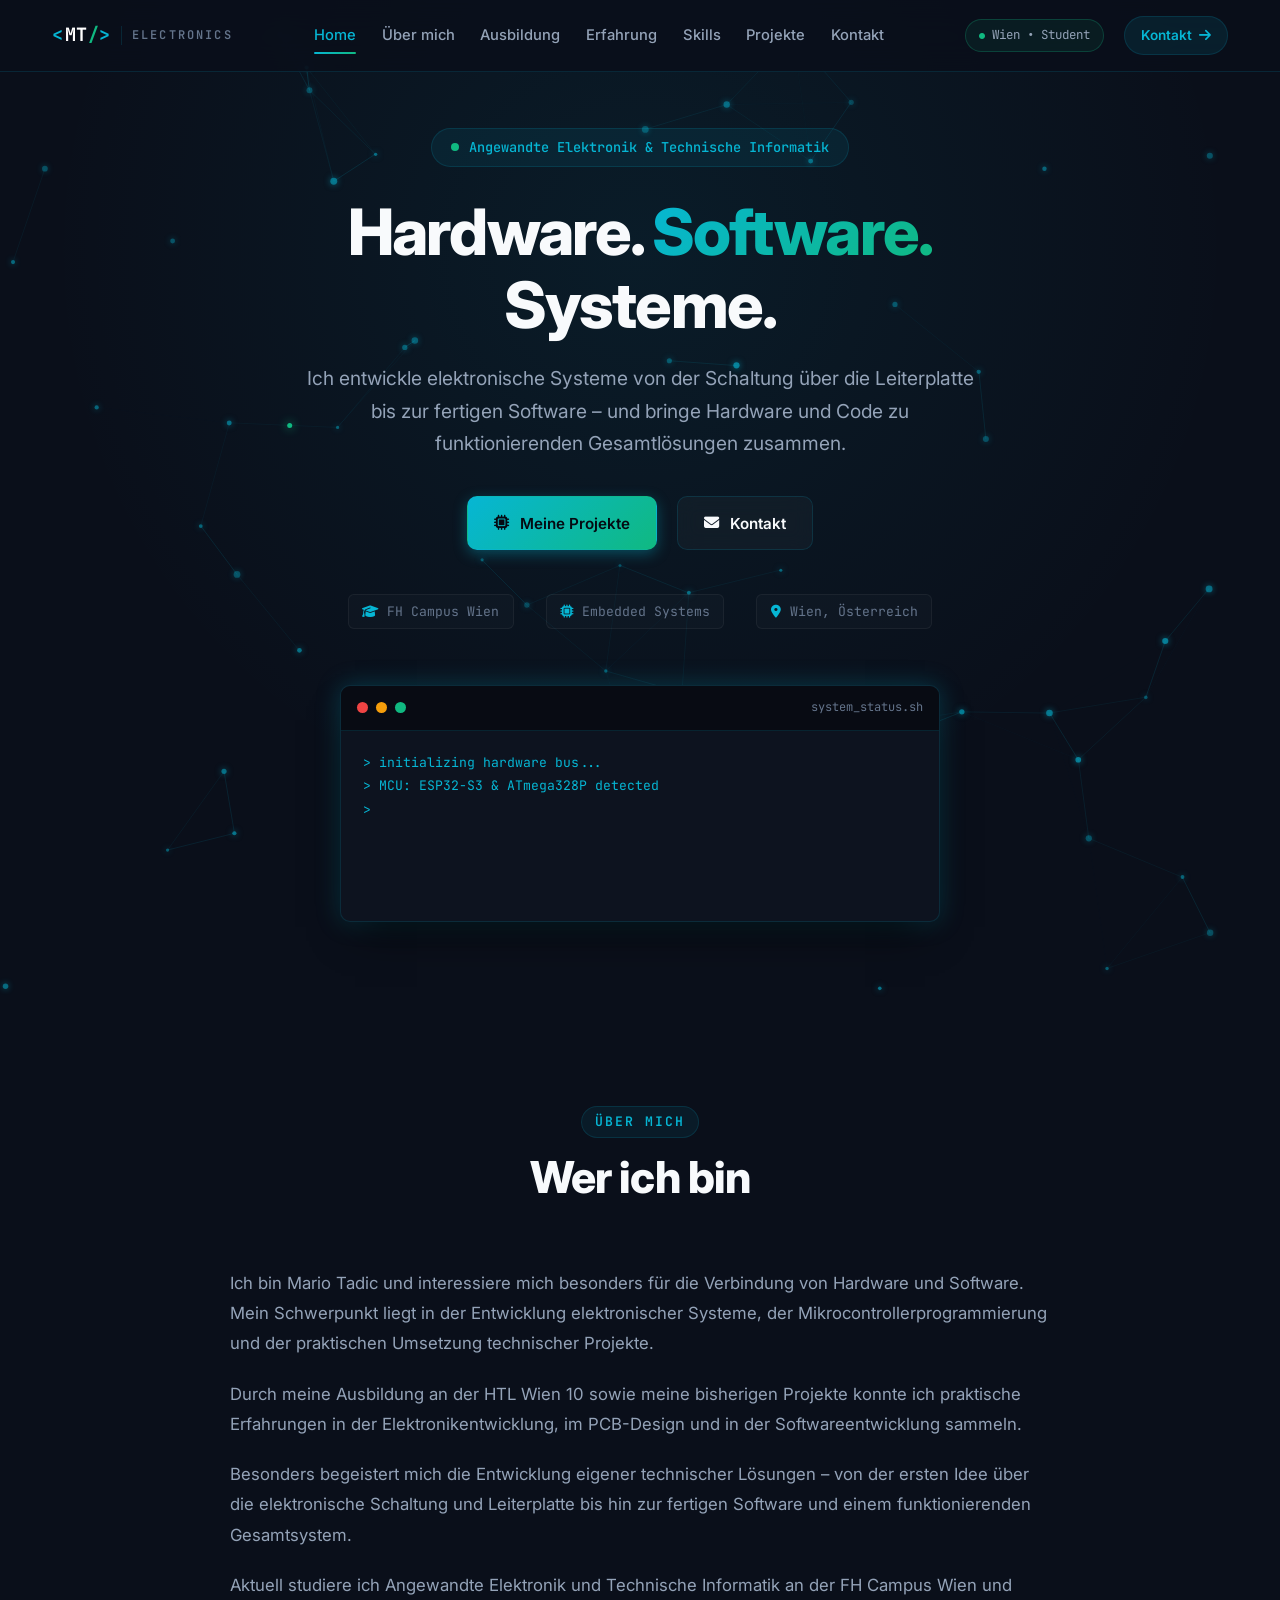
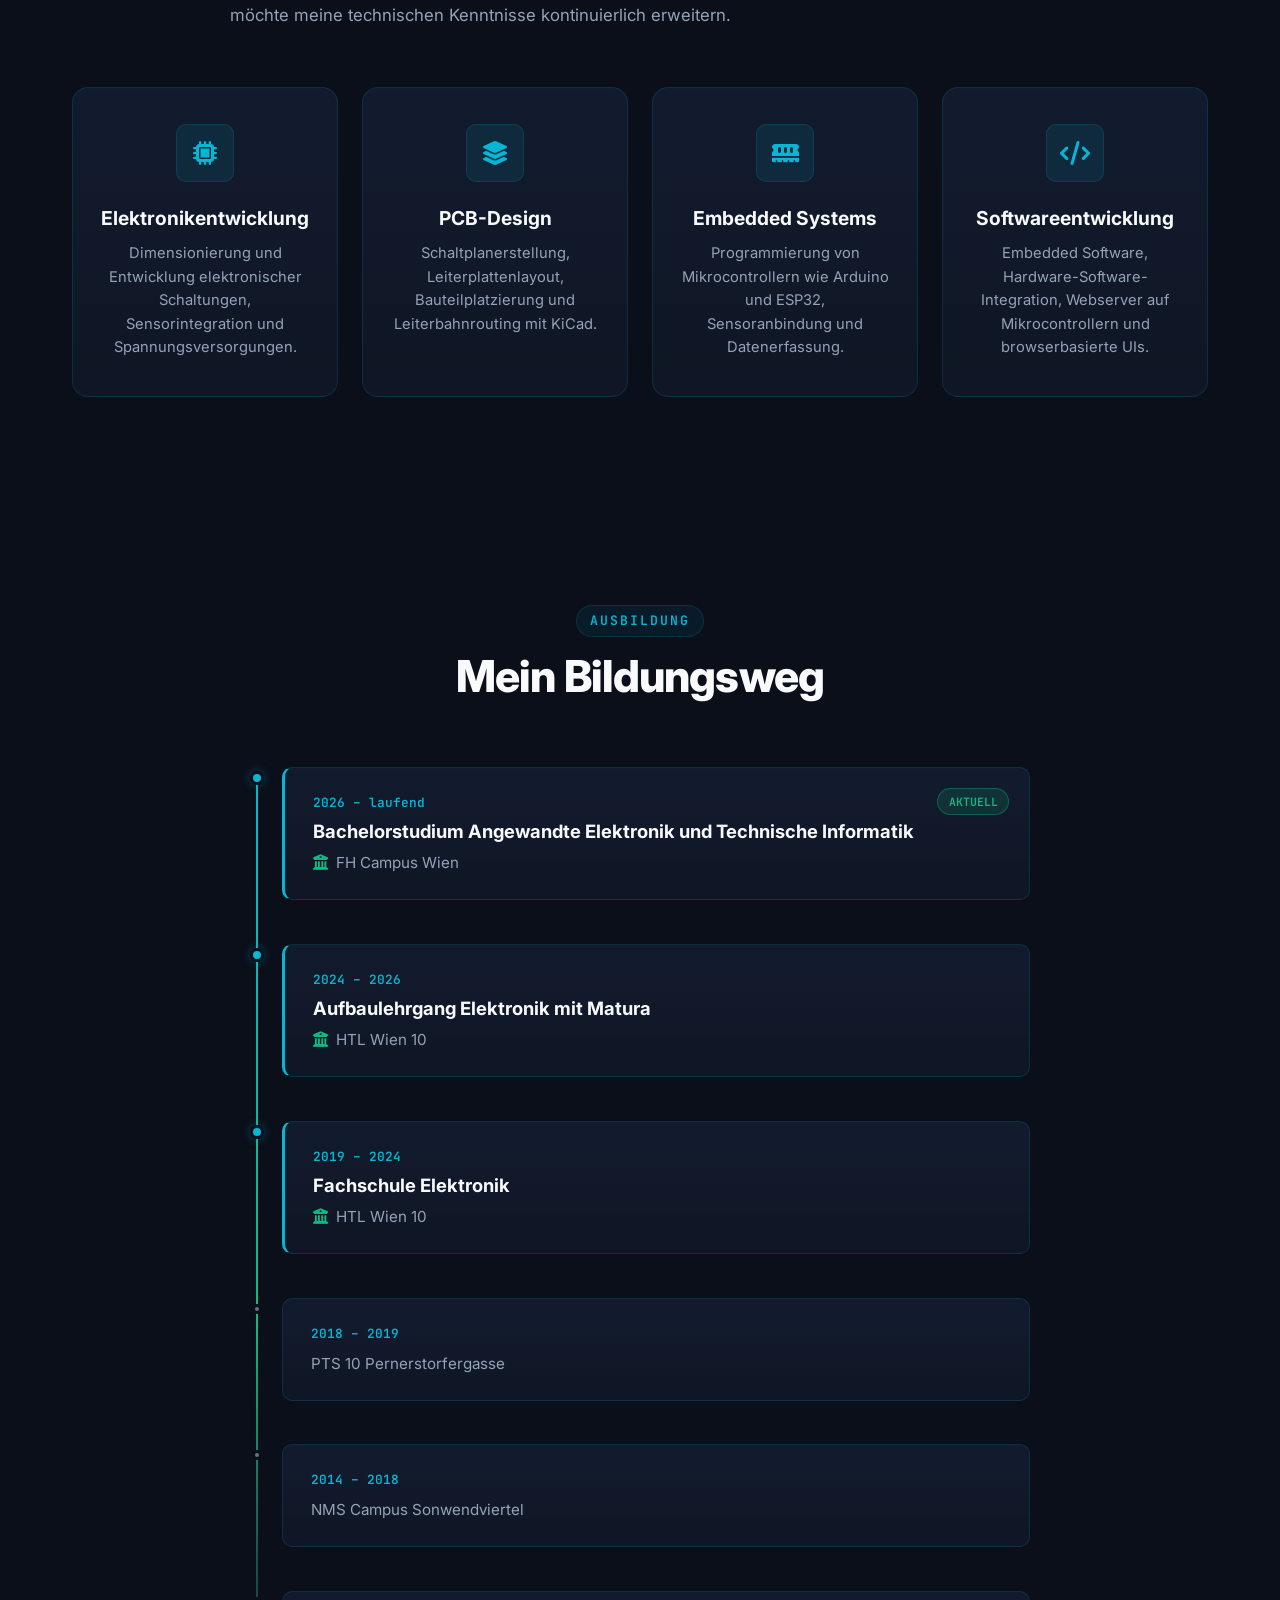
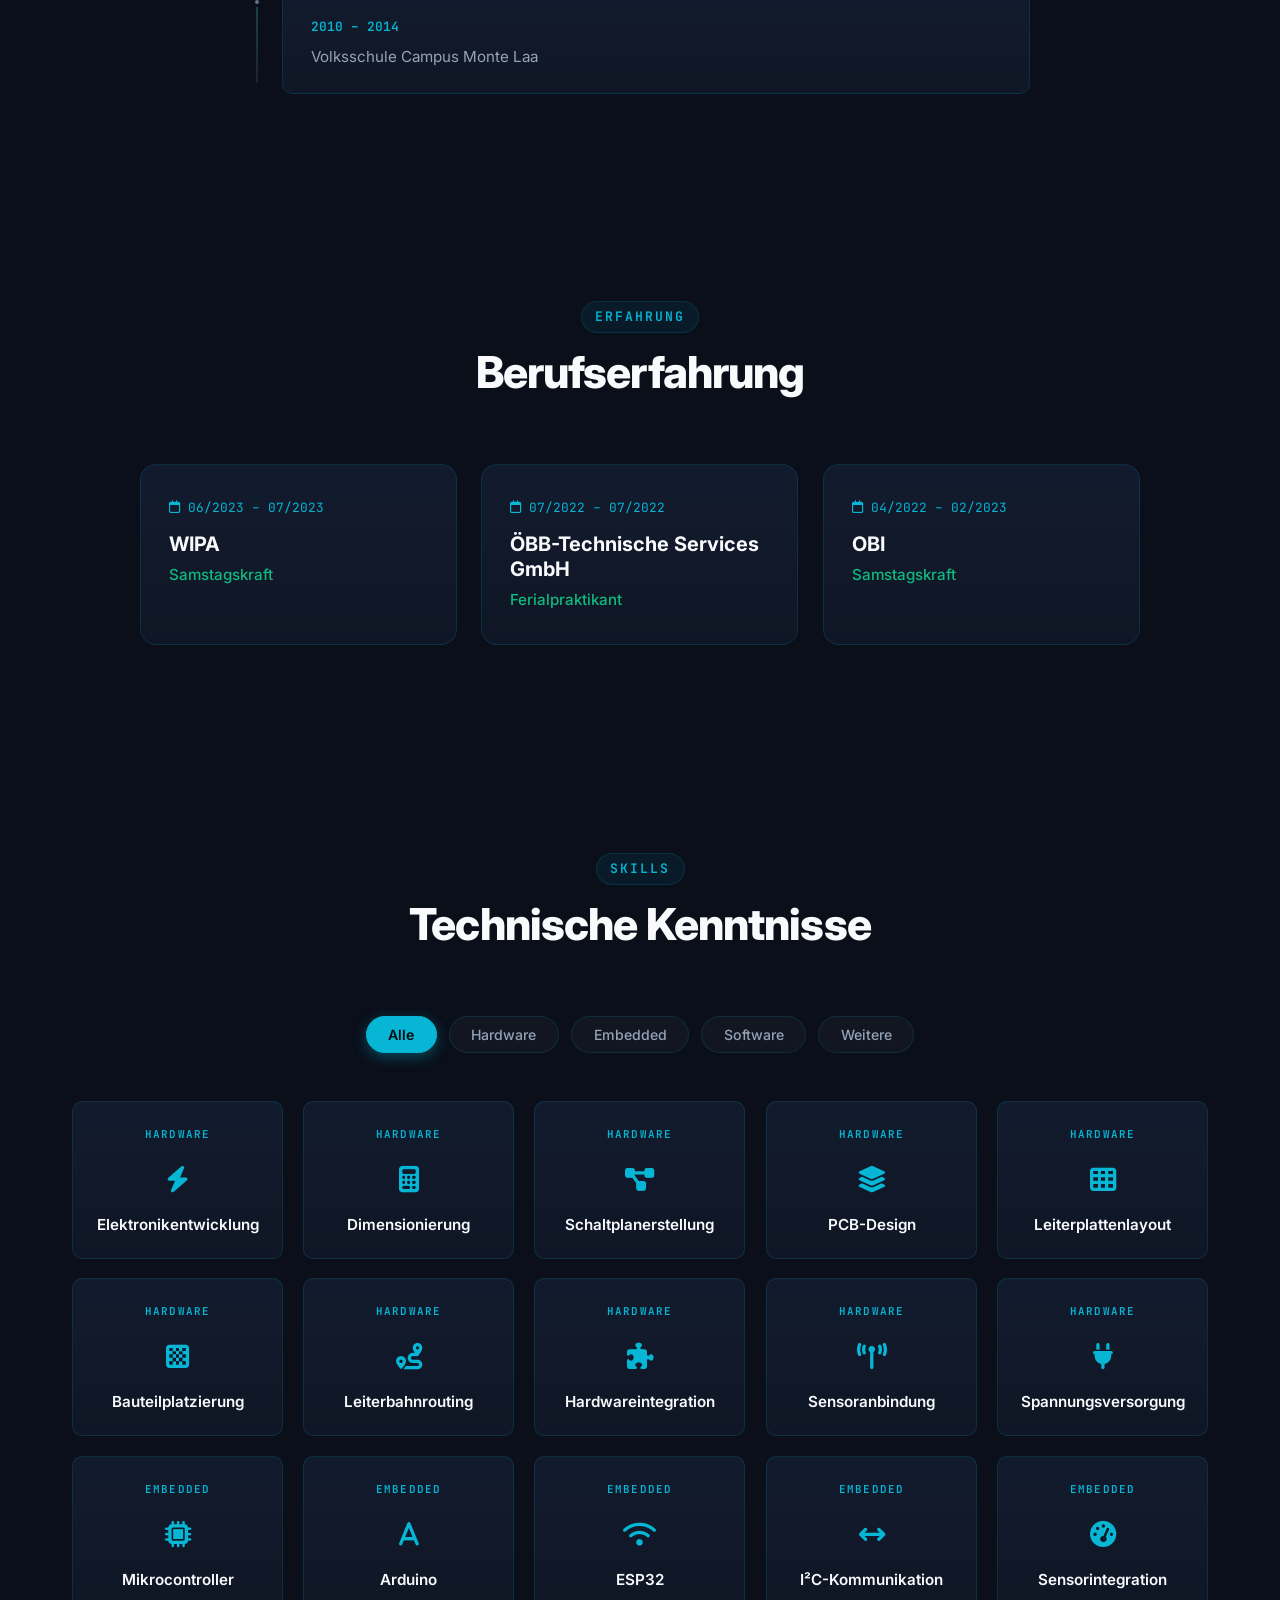
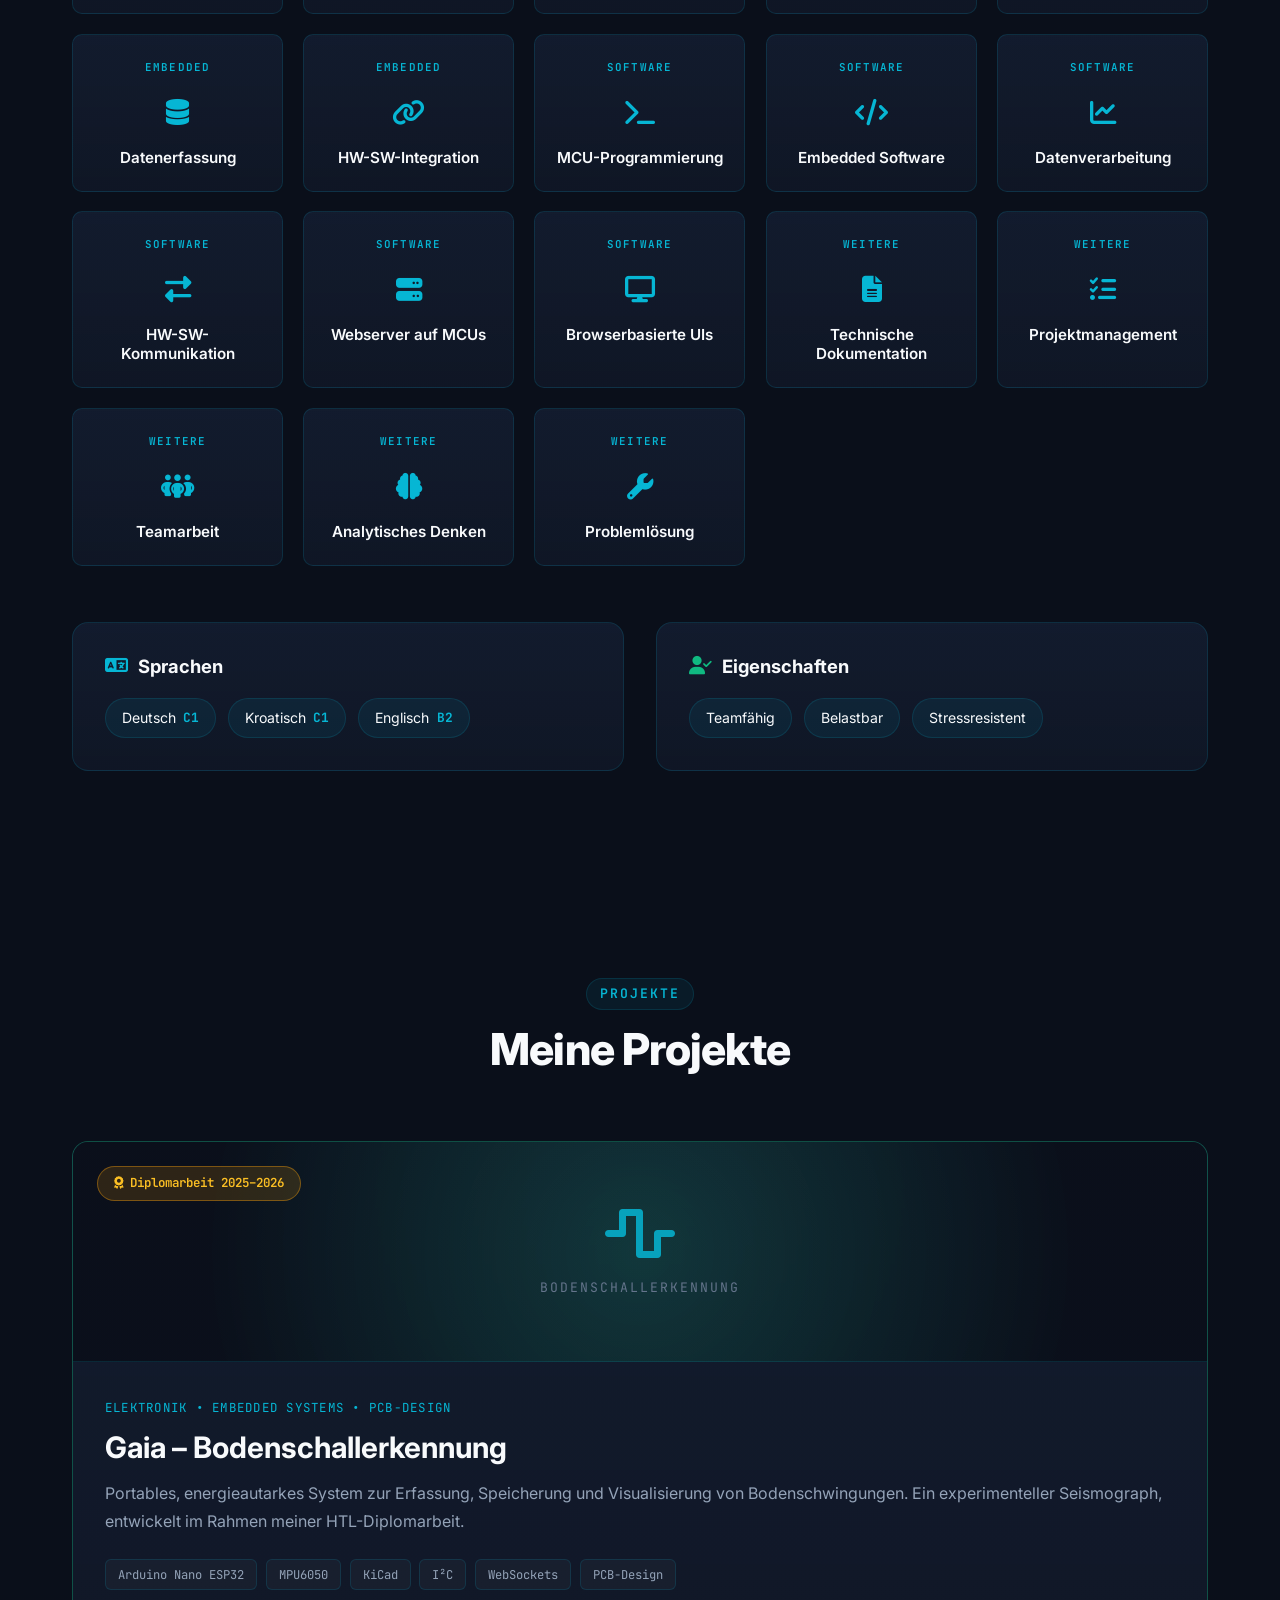
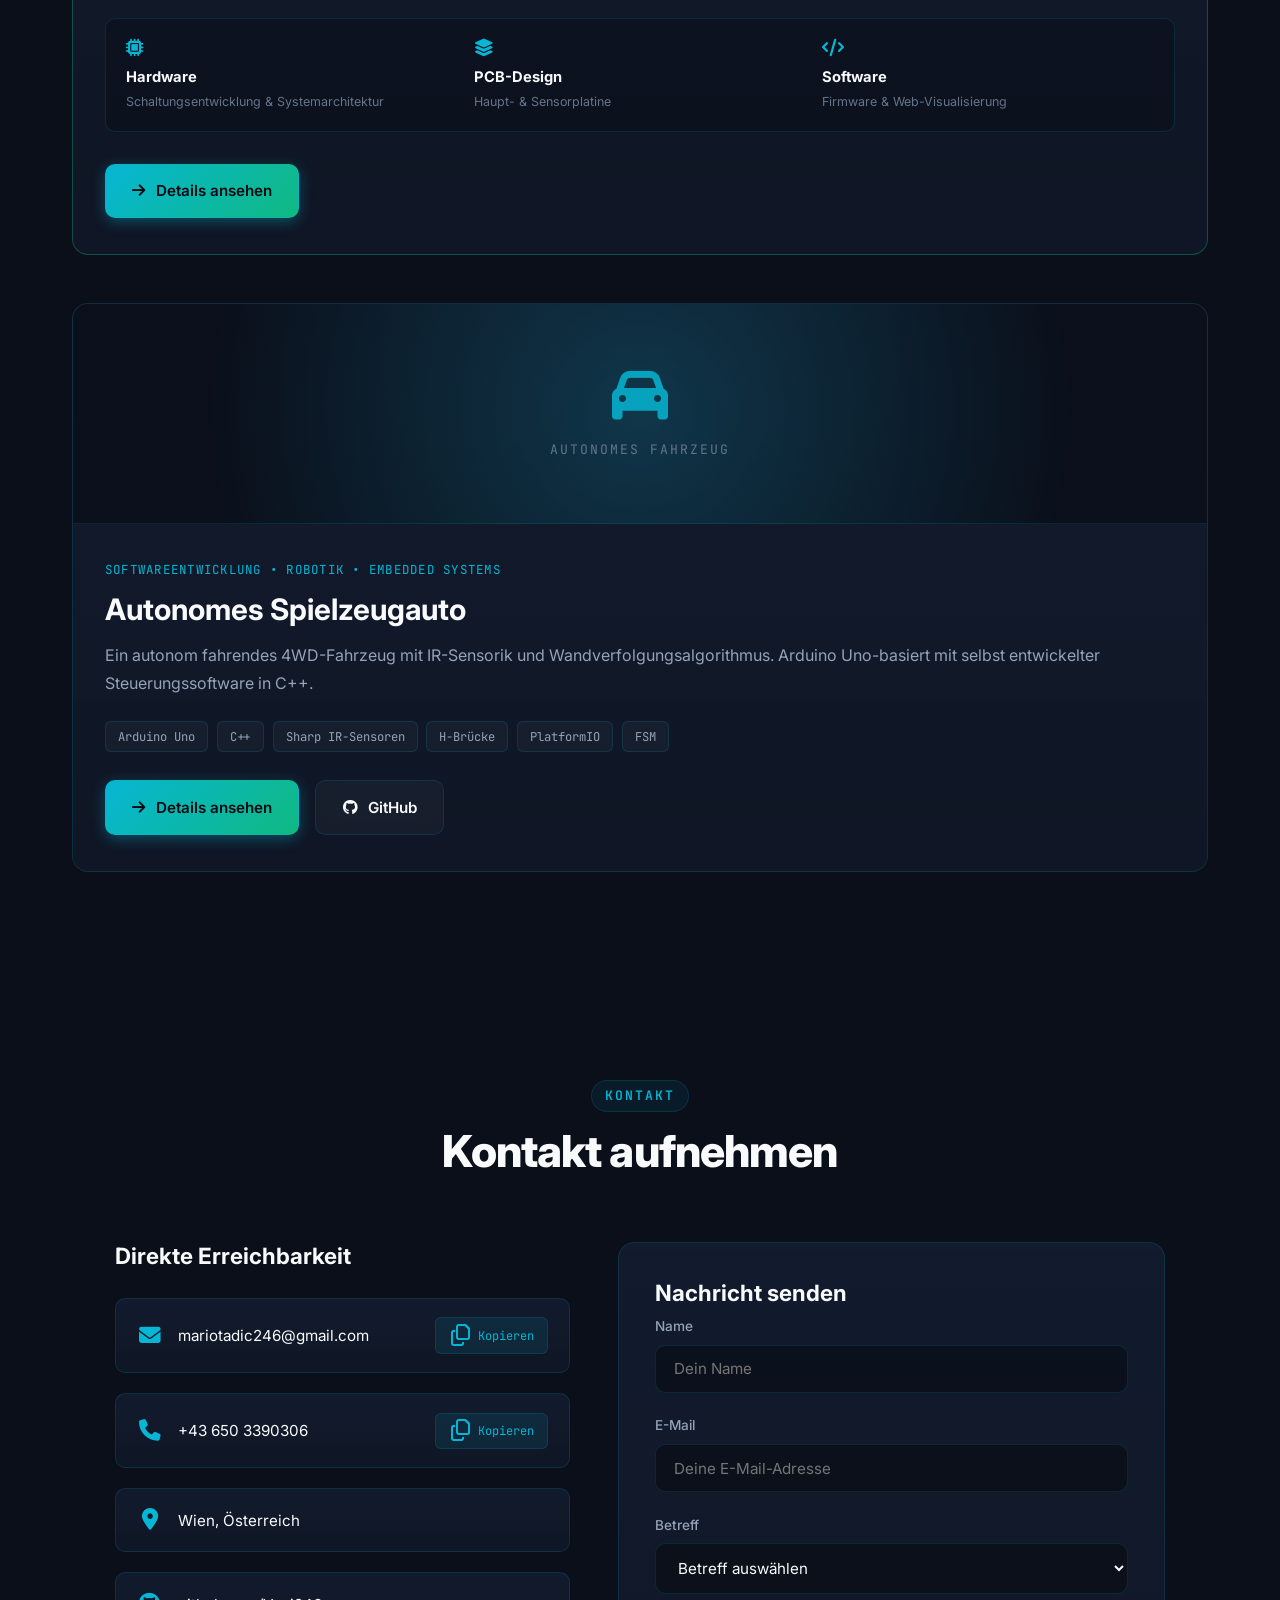
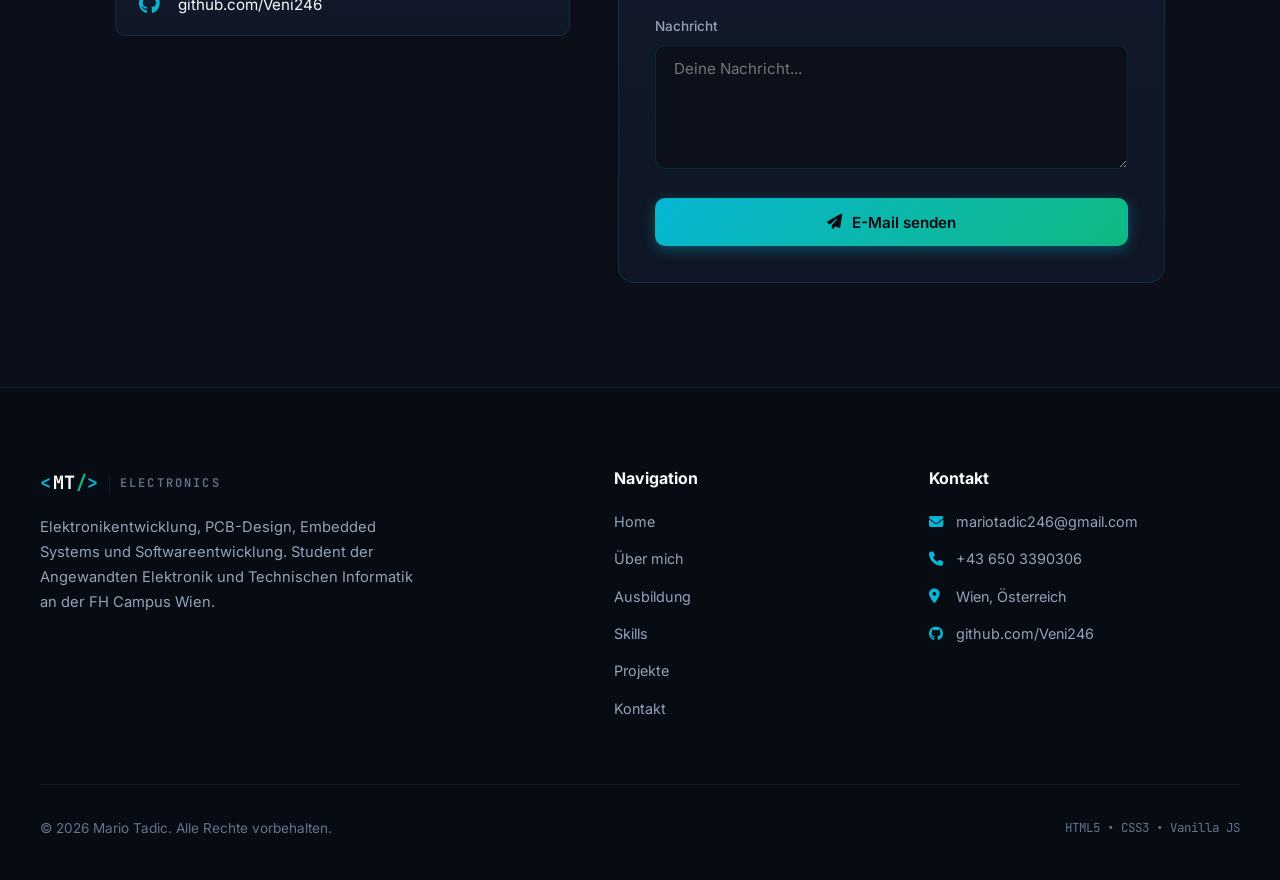
<file: index.html>
<!DOCTYPE html>
<html lang="de">
<head>
  <meta charset="UTF-8">
  <meta name="viewport" content="width=device-width, initial-scale=1.0">
  <title>Mario Tadic | Elektronik & Software Engineering</title>
  <meta name="description" content="Portfolio von Mario Tadic – Elektronikentwicklung, PCB-Design, Embedded Systems und Softwareentwicklung. Student der Angewandten Elektronik und Technischen Informatik an der FH Campus Wien.">
  <meta property="og:title" content="Mario Tadic | Elektronik & Software Engineering">
  <meta property="og:description" content="Elektronikentwicklung, PCB-Design, Embedded Systems und Softwareentwicklung.">
  <meta property="og:type" content="website">
  <link rel="icon" type="image/svg+xml" href="data:image/svg+xml,%3Csvg xmlns='http://www.w3.org/2000/svg' viewBox='0 0 32 32'%3E%3Crect width='32' height='32' rx='6' fill='%230a0f1a'/%3E%3Cpath d='M8 16h4l2-4 2 8 2-6 2 4h4' stroke='%2306b6d4' stroke-width='2' fill='none' stroke-linecap='round' stroke-linejoin='round'/%3E%3Ccircle cx='7' cy='16' r='2' fill='%2310b981'/%3E%3Ccircle cx='25' cy='18' r='2' fill='%2310b981'/%3E%3C/svg%3E">
  <link rel="preconnect" href="https://fonts.googleapis.com">
  <link rel="preconnect" href="https://fonts.gstatic.com" crossorigin>
  <link href="https://fonts.googleapis.com/css2?family=Inter:wght@300;400;500;600;700;800&family=JetBrains+Mono:wght@400;500;600&display=swap" rel="stylesheet">
  <link rel="stylesheet" href="https://cdnjs.cloudflare.com/ajax/libs/font-awesome/6.5.1/css/all.min.css">
  <link rel="stylesheet" href="style.css">
</head>
<body>
  <!-- ===== HEADER / NAVIGATION ===== -->
  <header class="header" id="header">
    <nav class="nav">
      <a href="#home" class="nav__logo">
        <span class="nav__logo-bracket">&lt;</span>
        <span class="nav__logo-name">MT</span>
        <span class="nav__logo-slash">/</span>
        <span class="nav__logo-bracket">&gt;</span>
        <span class="nav__logo-text">ELECTRONICS</span>
      </a>
      <div class="nav__links" id="nav-links">
        <a href="#home" class="nav__link active">Home</a>
        <a href="#ueber-mich" class="nav__link">Über mich</a>
        <a href="#ausbildung" class="nav__link">Ausbildung</a>
        <a href="#erfahrung" class="nav__link">Erfahrung</a>
        <a href="#skills" class="nav__link">Skills</a>
        <a href="#projekte" class="nav__link">Projekte</a>
        <a href="#kontakt" class="nav__link">Kontakt</a>
      </div>
      <div class="nav__actions">
        <span class="nav__status"><i class="fa-solid fa-circle" style="font-size:6px;color:#10b981;vertical-align:middle"></i> Wien • Student</span>
        <a href="#kontakt" class="nav__cta">Kontakt <i class="fa-solid fa-arrow-right"></i></a>
        <button class="hamburger" id="hamburger" aria-label="Menü öffnen">
          <span></span><span></span><span></span>
        </button>
      </div>
    </nav>
  </header>

  <!-- Mobile Nav Overlay -->
  <div class="mobile-nav" id="mobile-nav">
    <div class="mobile-nav__header">
      <a href="#home" class="nav__logo">
        <span class="nav__logo-bracket">&lt;</span><span class="nav__logo-name">MT</span><span class="nav__logo-slash">/</span><span class="nav__logo-bracket">&gt;</span>
        <span class="nav__logo-text">ELECTRONICS</span>
      </a>
      <button class="mobile-nav__close" id="mobile-nav-close" aria-label="Menü schließen"><i class="fa-solid fa-xmark"></i></button>
    </div>
    <div class="mobile-nav__links">
      <a href="#home" class="mobile-nav__link">Home</a>
      <a href="#ueber-mich" class="mobile-nav__link">Über mich</a>
      <a href="#ausbildung" class="mobile-nav__link">Ausbildung</a>
      <a href="#erfahrung" class="mobile-nav__link">Erfahrung</a>
      <a href="#skills" class="mobile-nav__link">Skills</a>
      <a href="#projekte" class="mobile-nav__link">Projekte</a>
      <a href="#kontakt" class="mobile-nav__link">Kontakt</a>
    </div>
    <div class="mobile-nav__contact">
      <a href="tel:+436503390306" class="btn btn--ghost" style="margin-bottom: 0.75rem;"><i class="fa-solid fa-phone"></i> +43 650 3390306</a>
      <a href="mailto:mariotadic246@gmail.com" class="btn btn--primary"><i class="fa-solid fa-envelope"></i> E-Mail senden</a>
    </div>
  </div>

  <main>
    <!-- ===== HERO SECTION ===== -->
    <section id="home" class="hero">
      <canvas id="circuit-canvas"></canvas>
      <div class="hero__content">
        <div class="hero__badge">
          <span class="pulse-dot"></span>
          Angewandte Elektronik &amp; Technische Informatik
        </div>
        <h1 class="hero__title">
          Hardware. <span class="gradient-text">Software.</span> Systeme.
        </h1>
        <p class="hero__tagline">
          Ich entwickle elektronische Systeme von der Schaltung über die Leiterplatte bis zur fertigen Software – und bringe Hardware und Code zu funktionierenden Gesamtlösungen zusammen.
        </p>
        <div class="hero__ctas">
          <a href="#projekte" class="btn btn--primary"><i class="fa-solid fa-microchip"></i> Meine Projekte</a>
          <a href="#kontakt" class="btn btn--ghost"><i class="fa-solid fa-envelope"></i> Kontakt</a>
        </div>
        <div class="hero__metrics">
          <span class="metric"><i class="fa-solid fa-graduation-cap"></i> FH Campus Wien</span>
          <span class="metric"><i class="fa-solid fa-microchip"></i> Embedded Systems</span>
          <span class="metric"><i class="fa-solid fa-location-dot"></i> Wien, Österreich</span>
        </div>
      </div>
      <div class="hero__terminal">
        <div class="terminal__header">
          <span class="terminal__dot terminal__dot--red"></span>
          <span class="terminal__dot terminal__dot--yellow"></span>
          <span class="terminal__dot terminal__dot--green"></span>
          <span class="terminal__title">system_status.sh</span>
        </div>
        <div class="terminal__body" id="terminal-body"></div>
      </div>
    </section>

    <!-- ===== ÜBER MICH ===== -->
    <section id="ueber-mich" class="section">
      <div class="section__header reveal">
        <span class="section__label">ÜBER MICH</span>
        <h2 class="section__title">Wer ich bin</h2>
      </div>
      <div class="about__content reveal">
        <p>Ich bin Mario Tadic und interessiere mich besonders für die Verbindung von Hardware und Software. Mein Schwerpunkt liegt in der Entwicklung elektronischer Systeme, der Mikrocontrollerprogrammierung und der praktischen Umsetzung technischer Projekte.</p>
        <p>Durch meine Ausbildung an der HTL Wien 10 sowie meine bisherigen Projekte konnte ich praktische Erfahrungen in der Elektronikentwicklung, im PCB-Design und in der Softwareentwicklung sammeln.</p>
        <p>Besonders begeistert mich die Entwicklung eigener technischer Lösungen – von der ersten Idee über die elektronische Schaltung und Leiterplatte bis hin zur fertigen Software und einem funktionierenden Gesamtsystem.</p>
        <p>Aktuell studiere ich Angewandte Elektronik und Technische Informatik an der FH Campus Wien und möchte meine technischen Kenntnisse kontinuierlich erweitern.</p>
      </div>
      <div class="about__grid">
        <div class="about__card reveal">
          <div class="about__card-icon"><i class="fa-solid fa-microchip"></i></div>
          <h3>Elektronikentwicklung</h3>
          <p>Dimensionierung und Entwicklung elektronischer Schaltungen, Sensorintegration und Spannungsversorgungen.</p>
        </div>
        <div class="about__card reveal">
          <div class="about__card-icon"><i class="fa-solid fa-layer-group"></i></div>
          <h3>PCB-Design</h3>
          <p>Schaltplanerstellung, Leiterplattenlayout, Bauteilplatzierung und Leiterbahnrouting mit KiCad.</p>
        </div>
        <div class="about__card reveal">
          <div class="about__card-icon"><i class="fa-solid fa-memory"></i></div>
          <h3>Embedded Systems</h3>
          <p>Programmierung von Mikrocontrollern wie Arduino und ESP32, Sensoranbindung und Datenerfassung.</p>
        </div>
        <div class="about__card reveal">
          <div class="about__card-icon"><i class="fa-solid fa-code"></i></div>
          <h3>Softwareentwicklung</h3>
          <p>Embedded Software, Hardware-Software-Integration, Webserver auf Mikrocontrollern und browserbasierte UIs.</p>
        </div>
      </div>
    </section>

    <!-- ===== AUSBILDUNG ===== -->
    <section id="ausbildung" class="section">
      <div class="section__header reveal">
        <span class="section__label">AUSBILDUNG</span>
        <h2 class="section__title">Mein Bildungsweg</h2>
      </div>
      <div class="timeline">
        <div class="timeline__item timeline__item--featured reveal">
          <div class="timeline__marker"></div>
          <div class="timeline__content">
            <span class="timeline__date">2026 – laufend</span>
            <h3 class="timeline__title">Bachelorstudium Angewandte Elektronik und Technische Informatik</h3>
            <p class="timeline__institution"><i class="fa-solid fa-building-columns"></i> FH Campus Wien</p>
            <span class="timeline__badge">Aktuell</span>
          </div>
        </div>
        <div class="timeline__item timeline__item--featured reveal">
          <div class="timeline__marker"></div>
          <div class="timeline__content">
            <span class="timeline__date">2024 – 2026</span>
            <h3 class="timeline__title">Aufbaulehrgang Elektronik mit Matura</h3>
            <p class="timeline__institution"><i class="fa-solid fa-building-columns"></i> HTL Wien 10</p>
          </div>
        </div>
        <div class="timeline__item timeline__item--featured reveal">
          <div class="timeline__marker"></div>
          <div class="timeline__content">
            <span class="timeline__date">2019 – 2024</span>
            <h3 class="timeline__title">Fachschule Elektronik</h3>
            <p class="timeline__institution"><i class="fa-solid fa-building-columns"></i> HTL Wien 10</p>
          </div>
        </div>
        <div class="timeline__item reveal">
          <div class="timeline__marker timeline__marker--small"></div>
          <div class="timeline__content">
            <span class="timeline__date">2018 – 2019</span>
            <p class="timeline__institution">PTS 10 Pernerstorfergasse</p>
          </div>
        </div>
        <div class="timeline__item reveal">
          <div class="timeline__marker timeline__marker--small"></div>
          <div class="timeline__content">
            <span class="timeline__date">2014 – 2018</span>
            <p class="timeline__institution">NMS Campus Sonwendviertel</p>
          </div>
        </div>
        <div class="timeline__item reveal">
          <div class="timeline__marker timeline__marker--small"></div>
          <div class="timeline__content">
            <span class="timeline__date">2010 – 2014</span>
            <p class="timeline__institution">Volksschule Campus Monte Laa</p>
          </div>
        </div>
      </div>
    </section>

    <!-- ===== BERUFSERFAHRUNG ===== -->
    <section id="erfahrung" class="section">
      <div class="section__header reveal">
        <span class="section__label">ERFAHRUNG</span>
        <h2 class="section__title">Berufserfahrung</h2>
      </div>
      <div class="experience__grid">
        <div class="experience__card reveal">
          <span class="experience__date"><i class="fa-regular fa-calendar"></i> 06/2023 – 07/2023</span>
          <h3 class="experience__company">WIPA</h3>
          <p class="experience__role">Samstagskraft</p>
        </div>
        <div class="experience__card reveal">
          <span class="experience__date"><i class="fa-regular fa-calendar"></i> 07/2022 – 07/2022</span>
          <h3 class="experience__company">ÖBB-Technische Services GmbH</h3>
          <p class="experience__role">Ferialpraktikant</p>
        </div>
        <div class="experience__card reveal">
          <span class="experience__date"><i class="fa-regular fa-calendar"></i> 04/2022 – 02/2023</span>
          <h3 class="experience__company">OBI</h3>
          <p class="experience__role">Samstagskraft</p>
        </div>
      </div>
    </section>

    <!-- ===== SKILLS ===== -->
    <section id="skills" class="section">
      <div class="section__header reveal">
        <span class="section__label">SKILLS</span>
        <h2 class="section__title">Technische Kenntnisse</h2>
      </div>
      <div class="skills__filters reveal">
        <button class="skills__filter-btn active" data-filter="all">Alle</button>
        <button class="skills__filter-btn" data-filter="hardware">Hardware</button>
        <button class="skills__filter-btn" data-filter="embedded">Embedded</button>
        <button class="skills__filter-btn" data-filter="software">Software</button>
        <button class="skills__filter-btn" data-filter="other">Weitere</button>
      </div>
      <div class="skills__grid" id="skills-grid">
        <!-- Hardware Skills -->
        <div class="skill-card reveal" data-category="hardware"><span class="skill-card__tag">Hardware</span><div class="skill-card__icon"><i class="fa-solid fa-bolt"></i></div><h3 class="skill-card__name">Elektronikentwicklung</h3></div>
        <div class="skill-card reveal" data-category="hardware"><span class="skill-card__tag">Hardware</span><div class="skill-card__icon"><i class="fa-solid fa-calculator"></i></div><h3 class="skill-card__name">Dimensionierung</h3></div>
        <div class="skill-card reveal" data-category="hardware"><span class="skill-card__tag">Hardware</span><div class="skill-card__icon"><i class="fa-solid fa-diagram-project"></i></div><h3 class="skill-card__name">Schaltplanerstellung</h3></div>
        <div class="skill-card reveal" data-category="hardware"><span class="skill-card__tag">Hardware</span><div class="skill-card__icon"><i class="fa-solid fa-layer-group"></i></div><h3 class="skill-card__name">PCB-Design</h3></div>
        <div class="skill-card reveal" data-category="hardware"><span class="skill-card__tag">Hardware</span><div class="skill-card__icon"><i class="fa-solid fa-table-cells"></i></div><h3 class="skill-card__name">Leiterplattenlayout</h3></div>
        <div class="skill-card reveal" data-category="hardware"><span class="skill-card__tag">Hardware</span><div class="skill-card__icon"><i class="fa-solid fa-chess-board"></i></div><h3 class="skill-card__name">Bauteilplatzierung</h3></div>
        <div class="skill-card reveal" data-category="hardware"><span class="skill-card__tag">Hardware</span><div class="skill-card__icon"><i class="fa-solid fa-route"></i></div><h3 class="skill-card__name">Leiterbahnrouting</h3></div>
        <div class="skill-card reveal" data-category="hardware"><span class="skill-card__tag">Hardware</span><div class="skill-card__icon"><i class="fa-solid fa-puzzle-piece"></i></div><h3 class="skill-card__name">Hardwareintegration</h3></div>
        <div class="skill-card reveal" data-category="hardware"><span class="skill-card__tag">Hardware</span><div class="skill-card__icon"><i class="fa-solid fa-tower-broadcast"></i></div><h3 class="skill-card__name">Sensoranbindung</h3></div>
        <div class="skill-card reveal" data-category="hardware"><span class="skill-card__tag">Hardware</span><div class="skill-card__icon"><i class="fa-solid fa-plug"></i></div><h3 class="skill-card__name">Spannungsversorgung</h3></div>
        <!-- Embedded Skills -->
        <div class="skill-card reveal" data-category="embedded"><span class="skill-card__tag">Embedded</span><div class="skill-card__icon"><i class="fa-solid fa-microchip"></i></div><h3 class="skill-card__name">Mikrocontroller</h3></div>
        <div class="skill-card reveal" data-category="embedded"><span class="skill-card__tag">Embedded</span><div class="skill-card__icon"><i class="fa-solid fa-a"></i></div><h3 class="skill-card__name">Arduino</h3></div>
        <div class="skill-card reveal" data-category="embedded"><span class="skill-card__tag">Embedded</span><div class="skill-card__icon"><i class="fa-solid fa-wifi"></i></div><h3 class="skill-card__name">ESP32</h3></div>
        <div class="skill-card reveal" data-category="embedded"><span class="skill-card__tag">Embedded</span><div class="skill-card__icon"><i class="fa-solid fa-arrows-left-right"></i></div><h3 class="skill-card__name">I²C-Kommunikation</h3></div>
        <div class="skill-card reveal" data-category="embedded"><span class="skill-card__tag">Embedded</span><div class="skill-card__icon"><i class="fa-solid fa-gauge-high"></i></div><h3 class="skill-card__name">Sensorintegration</h3></div>
        <div class="skill-card reveal" data-category="embedded"><span class="skill-card__tag">Embedded</span><div class="skill-card__icon"><i class="fa-solid fa-database"></i></div><h3 class="skill-card__name">Datenerfassung</h3></div>
        <div class="skill-card reveal" data-category="embedded"><span class="skill-card__tag">Embedded</span><div class="skill-card__icon"><i class="fa-solid fa-link"></i></div><h3 class="skill-card__name">HW-SW-Integration</h3></div>
        <!-- Software Skills -->
        <div class="skill-card reveal" data-category="software"><span class="skill-card__tag">Software</span><div class="skill-card__icon"><i class="fa-solid fa-terminal"></i></div><h3 class="skill-card__name">MCU-Programmierung</h3></div>
        <div class="skill-card reveal" data-category="software"><span class="skill-card__tag">Software</span><div class="skill-card__icon"><i class="fa-solid fa-code"></i></div><h3 class="skill-card__name">Embedded Software</h3></div>
        <div class="skill-card reveal" data-category="software"><span class="skill-card__tag">Software</span><div class="skill-card__icon"><i class="fa-solid fa-chart-line"></i></div><h3 class="skill-card__name">Datenverarbeitung</h3></div>
        <div class="skill-card reveal" data-category="software"><span class="skill-card__tag">Software</span><div class="skill-card__icon"><i class="fa-solid fa-exchange-alt"></i></div><h3 class="skill-card__name">HW-SW-Kommunikation</h3></div>
        <div class="skill-card reveal" data-category="software"><span class="skill-card__tag">Software</span><div class="skill-card__icon"><i class="fa-solid fa-server"></i></div><h3 class="skill-card__name">Webserver auf MCUs</h3></div>
        <div class="skill-card reveal" data-category="software"><span class="skill-card__tag">Software</span><div class="skill-card__icon"><i class="fa-solid fa-display"></i></div><h3 class="skill-card__name">Browserbasierte UIs</h3></div>
        <!-- Other Skills -->
        <div class="skill-card reveal" data-category="other"><span class="skill-card__tag">Weitere</span><div class="skill-card__icon"><i class="fa-solid fa-file-lines"></i></div><h3 class="skill-card__name">Technische Dokumentation</h3></div>
        <div class="skill-card reveal" data-category="other"><span class="skill-card__tag">Weitere</span><div class="skill-card__icon"><i class="fa-solid fa-list-check"></i></div><h3 class="skill-card__name">Projektmanagement</h3></div>
        <div class="skill-card reveal" data-category="other"><span class="skill-card__tag">Weitere</span><div class="skill-card__icon"><i class="fa-solid fa-people-group"></i></div><h3 class="skill-card__name">Teamarbeit</h3></div>
        <div class="skill-card reveal" data-category="other"><span class="skill-card__tag">Weitere</span><div class="skill-card__icon"><i class="fa-solid fa-brain"></i></div><h3 class="skill-card__name">Analytisches Denken</h3></div>
        <div class="skill-card reveal" data-category="other"><span class="skill-card__tag">Weitere</span><div class="skill-card__icon"><i class="fa-solid fa-wrench"></i></div><h3 class="skill-card__name">Problemlösung</h3></div>
      </div>
      <!-- Languages & Traits -->
      <div class="skills__extra reveal">
        <div class="skills__languages">
          <h3><i class="fa-solid fa-language"></i> Sprachen</h3>
          <div class="badge-list">
            <span class="badge">Deutsch <strong>C1</strong></span>
            <span class="badge">Kroatisch <strong>C1</strong></span>
            <span class="badge">Englisch <strong>B2</strong></span>
          </div>
        </div>
        <div class="skills__traits">
          <h3><i class="fa-solid fa-user-check"></i> Eigenschaften</h3>
          <div class="badge-list">
            <span class="badge">Teamfähig</span>
            <span class="badge">Belastbar</span>
            <span class="badge">Stressresistent</span>
          </div>
        </div>
      </div>
    </section>

    <!-- ===== PROJEKTE ===== -->
    <section id="projekte" class="section">
      <div class="section__header reveal">
        <span class="section__label">PROJEKTE</span>
        <h2 class="section__title">Meine Projekte</h2>
      </div>
      <div class="projects__grid">
        <!-- Project 1: Gaia -->
        <div class="project-card project-card--featured reveal">
          <div class="project-card__badge"><i class="fa-solid fa-award"></i> Diplomarbeit 2025–2026</div>
          <div class="project-card__image project-card__image--gaia">
            <i class="fa-solid fa-wave-square"></i>
            <span>Bodenschallerkennung</span>
          </div>
          <div class="project-card__content">
            <span class="project-card__category">Elektronik • Embedded Systems • PCB-Design</span>
            <h3 class="project-card__title">Gaia – Bodenschallerkennung</h3>
            <p class="project-card__desc">Portables, energieautarkes System zur Erfassung, Speicherung und Visualisierung von Bodenschwingungen. Ein experimenteller Seismograph, entwickelt im Rahmen meiner HTL-Diplomarbeit.</p>
            <div class="project-card__tags">
              <span>Arduino Nano ESP32</span><span>MPU6050</span><span>KiCad</span>
              <span>I²C</span><span>WebSockets</span><span>PCB-Design</span>
            </div>
            <div class="project-card__highlights">
              <div class="highlight"><i class="fa-solid fa-microchip"></i><strong>Hardware</strong><small>Schaltungsentwicklung &amp; Systemarchitektur</small></div>
              <div class="highlight"><i class="fa-solid fa-layer-group"></i><strong>PCB-Design</strong><small>Haupt- &amp; Sensorplatine</small></div>
              <div class="highlight"><i class="fa-solid fa-code"></i><strong>Software</strong><small>Firmware &amp; Web-Visualisierung</small></div>
            </div>
            <div class="project-card__actions">
              <a href="projects/gaia.html" class="btn btn--primary"><i class="fa-solid fa-arrow-right"></i> Details ansehen</a>
            </div>
          </div>
        </div>

        <!-- Project 2: Auto -->
        <div class="project-card reveal">
          <div class="project-card__image project-card__image--auto">
            <i class="fa-solid fa-car"></i>
            <span>Autonomes Fahrzeug</span>
          </div>
          <div class="project-card__content">
            <span class="project-card__category">Softwareentwicklung • Robotik • Embedded Systems</span>
            <h3 class="project-card__title">Autonomes Spielzeugauto</h3>
            <p class="project-card__desc">Ein autonom fahrendes 4WD-Fahrzeug mit IR-Sensorik und Wandverfolgungsalgorithmus. Arduino Uno-basiert mit selbst entwickelter Steuerungssoftware in C++.</p>
            <div class="project-card__tags">
              <span>Arduino Uno</span><span>C++</span><span>Sharp IR-Sensoren</span>
              <span>H-Brücke</span><span>PlatformIO</span><span>FSM</span>
            </div>
            <div class="project-card__actions">
              <a href="projects/auto.html" class="btn btn--primary"><i class="fa-solid fa-arrow-right"></i> Details ansehen</a>
              <a href="https://github.com/Veni246/Auto" target="_blank" rel="noopener" class="btn btn--ghost"><i class="fa-brands fa-github"></i> GitHub</a>
            </div>
          </div>
        </div>
      </div>
    </section>

    <!-- ===== KONTAKT ===== -->
    <section id="kontakt" class="section">
      <div class="section__header reveal">
        <span class="section__label">KONTAKT</span>
        <h2 class="section__title">Kontakt aufnehmen</h2>
      </div>
      <div class="contact__grid">
        <div class="contact__info reveal">
          <h3>Direkte Erreichbarkeit</h3>
          <div class="contact__item">
            <i class="fa-solid fa-envelope"></i>
            <span>mariotadic246@gmail.com</span>
            <button class="copy-btn" id="copy-email" data-copy="mariotadic246@gmail.com" aria-label="E-Mail kopieren"><i class="fa-regular fa-copy"></i> Kopieren</button>
          </div>
          <div class="contact__item">
            <i class="fa-solid fa-phone"></i>
            <a href="tel:+436503390306">+43 650 3390306</a>
            <button class="copy-btn" id="copy-phone" data-copy="+436503390306" aria-label="Telefonnummer kopieren"><i class="fa-regular fa-copy"></i> Kopieren</button>
          </div>
          <div class="contact__item">
            <i class="fa-solid fa-location-dot"></i>
            <span>Wien, Österreich</span>
          </div>
          <div class="contact__item">
            <i class="fa-brands fa-github"></i>
            <a href="https://github.com/Veni246" target="_blank" rel="noopener">github.com/Veni246</a>
          </div>
        </div>
        <div class="contact__form-wrapper reveal">
          <h3>Nachricht senden</h3>
          <form id="contact-form">
            <div class="form__group">
              <label for="contact-name">Name</label>
              <input type="text" id="contact-name" placeholder="Dein Name" required>
            </div>
            <div class="form__group">
              <label for="contact-email">E-Mail</label>
              <input type="email" id="contact-email" placeholder="Deine E-Mail-Adresse" required>
            </div>
            <div class="form__group">
              <label for="contact-subject">Betreff</label>
              <select id="contact-subject" required>
                <option value="" disabled selected>Betreff auswählen</option>
                <option value="Karriere / Bewerbung">Karriere / Bewerbung</option>
                <option value="Technisches Projekt">Technisches Projekt</option>
                <option value="Zusammenarbeit">Zusammenarbeit</option>
                <option value="Frage zu Projekten">Frage zu Projekten</option>
                <option value="Sonstiges">Sonstiges</option>
              </select>
            </div>
            <div class="form__group">
              <label for="contact-message">Nachricht</label>
              <textarea id="contact-message" rows="5" placeholder="Deine Nachricht..." required></textarea>
            </div>
            <button type="submit" class="btn btn--primary btn--full"><i class="fa-solid fa-paper-plane"></i> E-Mail senden</button>
          </form>
        </div>
      </div>
    </section>
  </main>

  <!-- ===== FOOTER ===== -->
  <footer class="footer">
    <div class="footer__grid">
      <div class="footer__brand">
        <a href="#home" class="nav__logo">
          <span class="nav__logo-bracket">&lt;</span><span class="nav__logo-name">MT</span><span class="nav__logo-slash">/</span><span class="nav__logo-bracket">&gt;</span>
          <span class="nav__logo-text">ELECTRONICS</span>
        </a>
        <p>Elektronikentwicklung, PCB-Design, Embedded Systems und Softwareentwicklung. Student der Angewandten Elektronik und Technischen Informatik an der FH Campus Wien.</p>
      </div>
      <div class="footer__nav">
        <h4>Navigation</h4>
        <a href="#home">Home</a>
        <a href="#ueber-mich">Über mich</a>
        <a href="#ausbildung">Ausbildung</a>
        <a href="#skills">Skills</a>
        <a href="#projekte">Projekte</a>
        <a href="#kontakt">Kontakt</a>
      </div>
      <div class="footer__contact">
        <h4>Kontakt</h4>
        <a href="mailto:mariotadic246@gmail.com"><i class="fa-solid fa-envelope"></i> mariotadic246@gmail.com</a>
        <a href="tel:+436503390306"><i class="fa-solid fa-phone"></i> +43 650 3390306</a>
        <span><i class="fa-solid fa-location-dot"></i> Wien, Österreich</span>
        <a href="https://github.com/Veni246" target="_blank" rel="noopener"><i class="fa-brands fa-github"></i> github.com/Veni246</a>
      </div>
    </div>
    <div class="footer__bottom">
      <span>&copy; 2026 Mario Tadic. Alle Rechte vorbehalten.</span>
      <span class="footer__tech">HTML5 &bull; CSS3 &bull; Vanilla JS</span>
    </div>
  </footer>

  <!-- Scroll to Top -->
  <button class="scroll-top" id="scroll-top" aria-label="Nach oben scrollen"><i class="fa-solid fa-chevron-up"></i></button>

  <script src="script.js"></script>
</body>
</html>
</file>
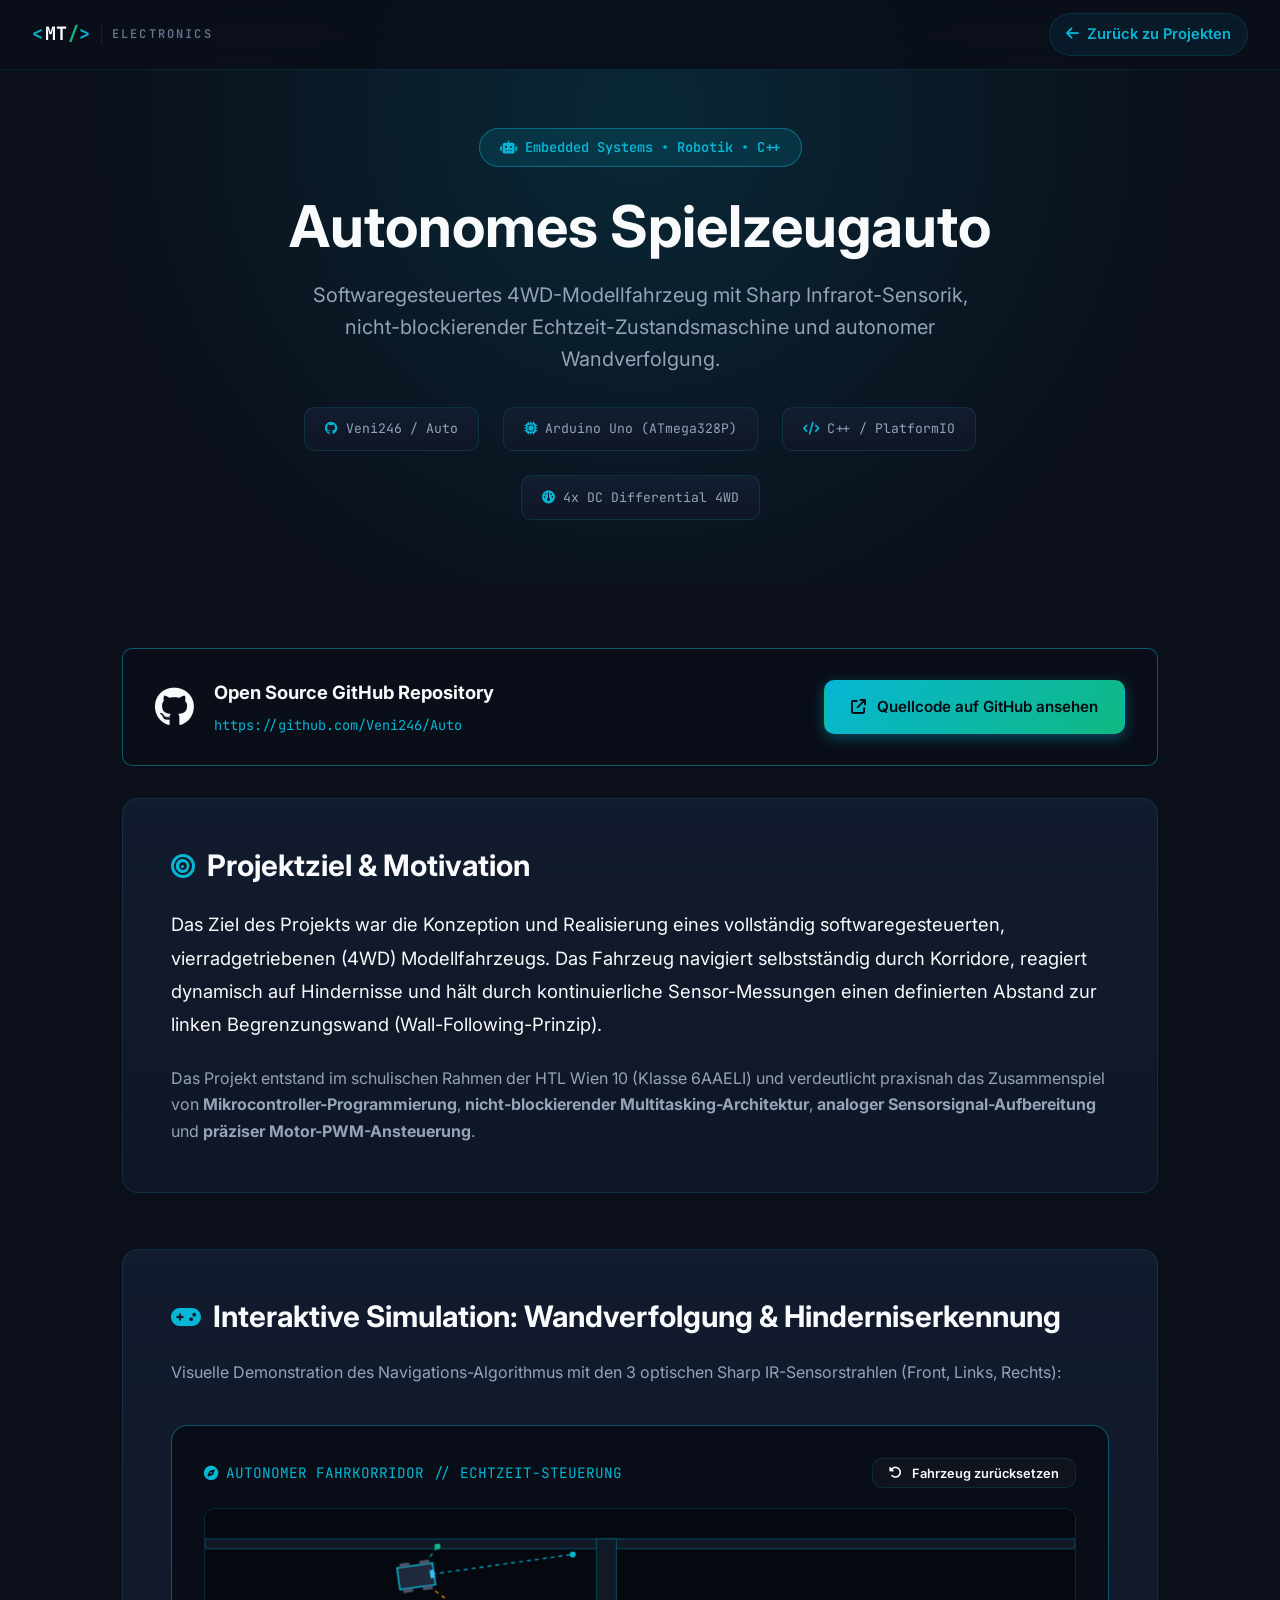
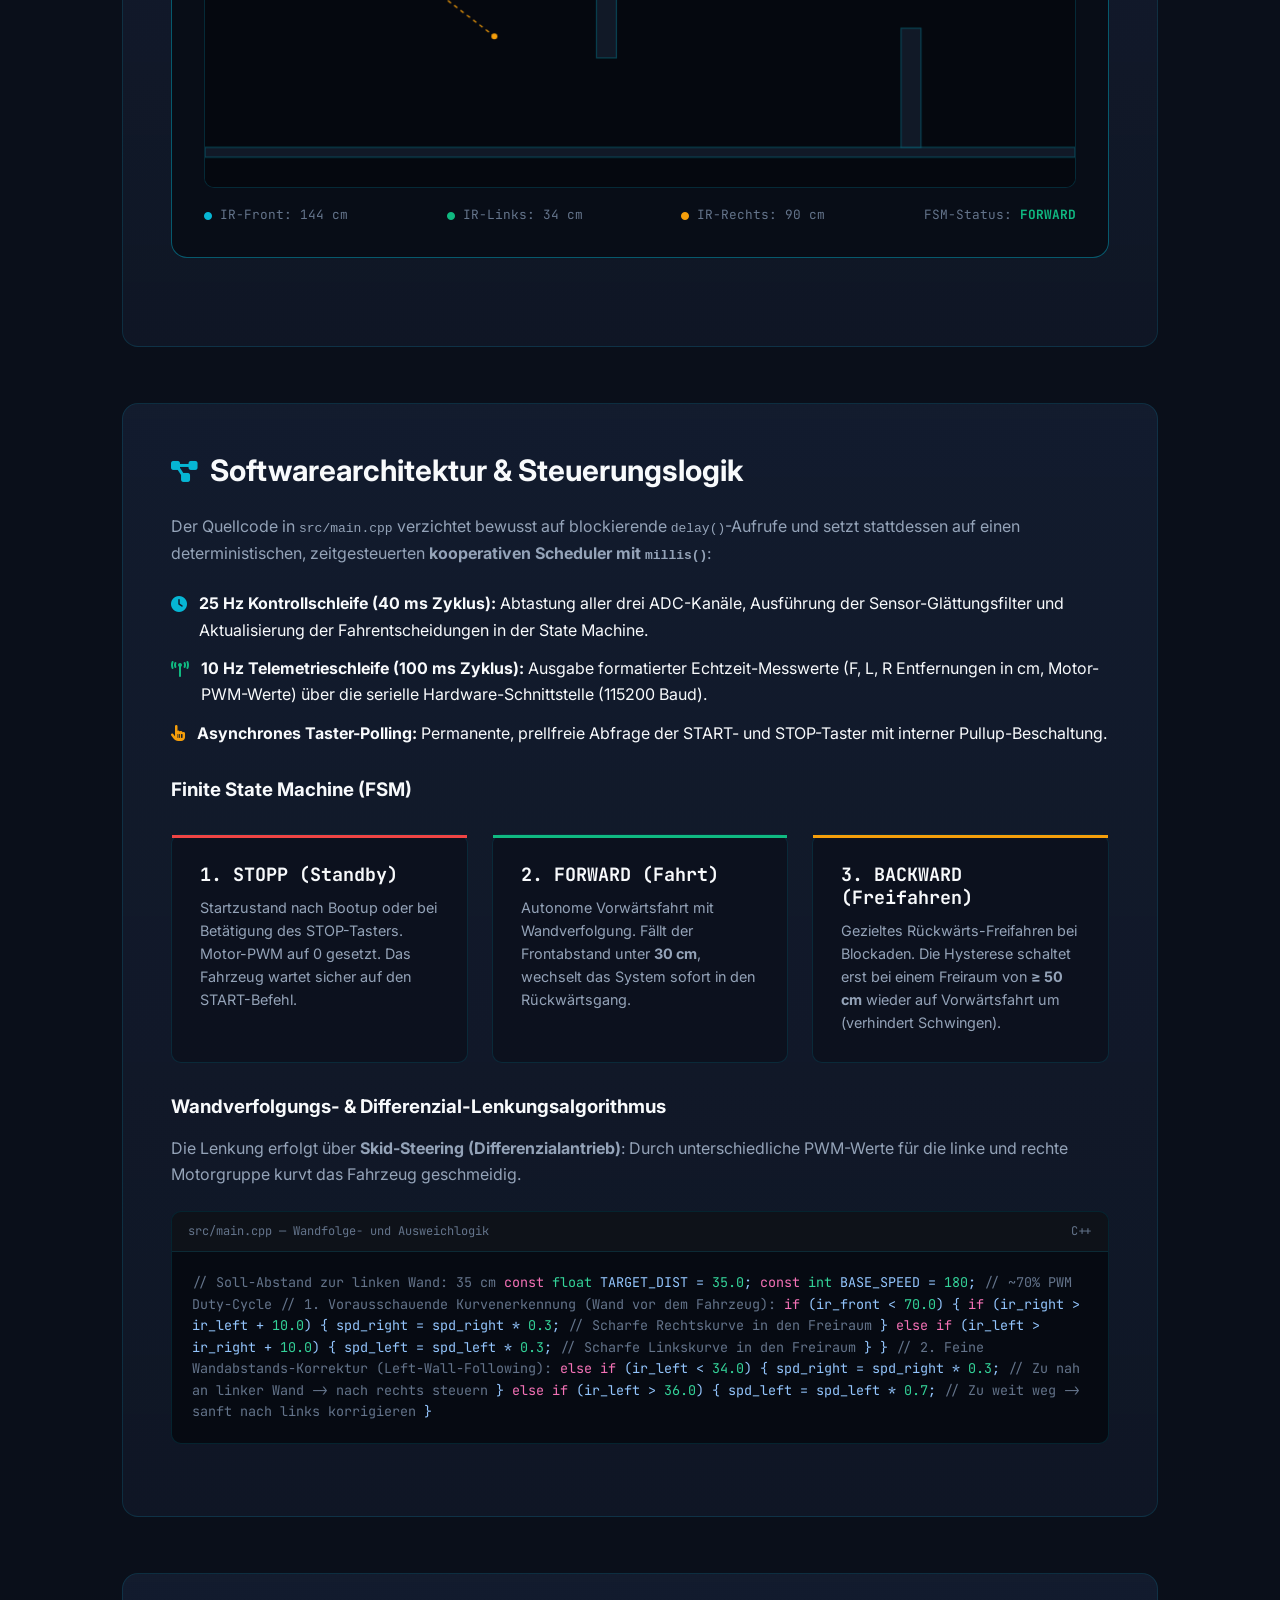
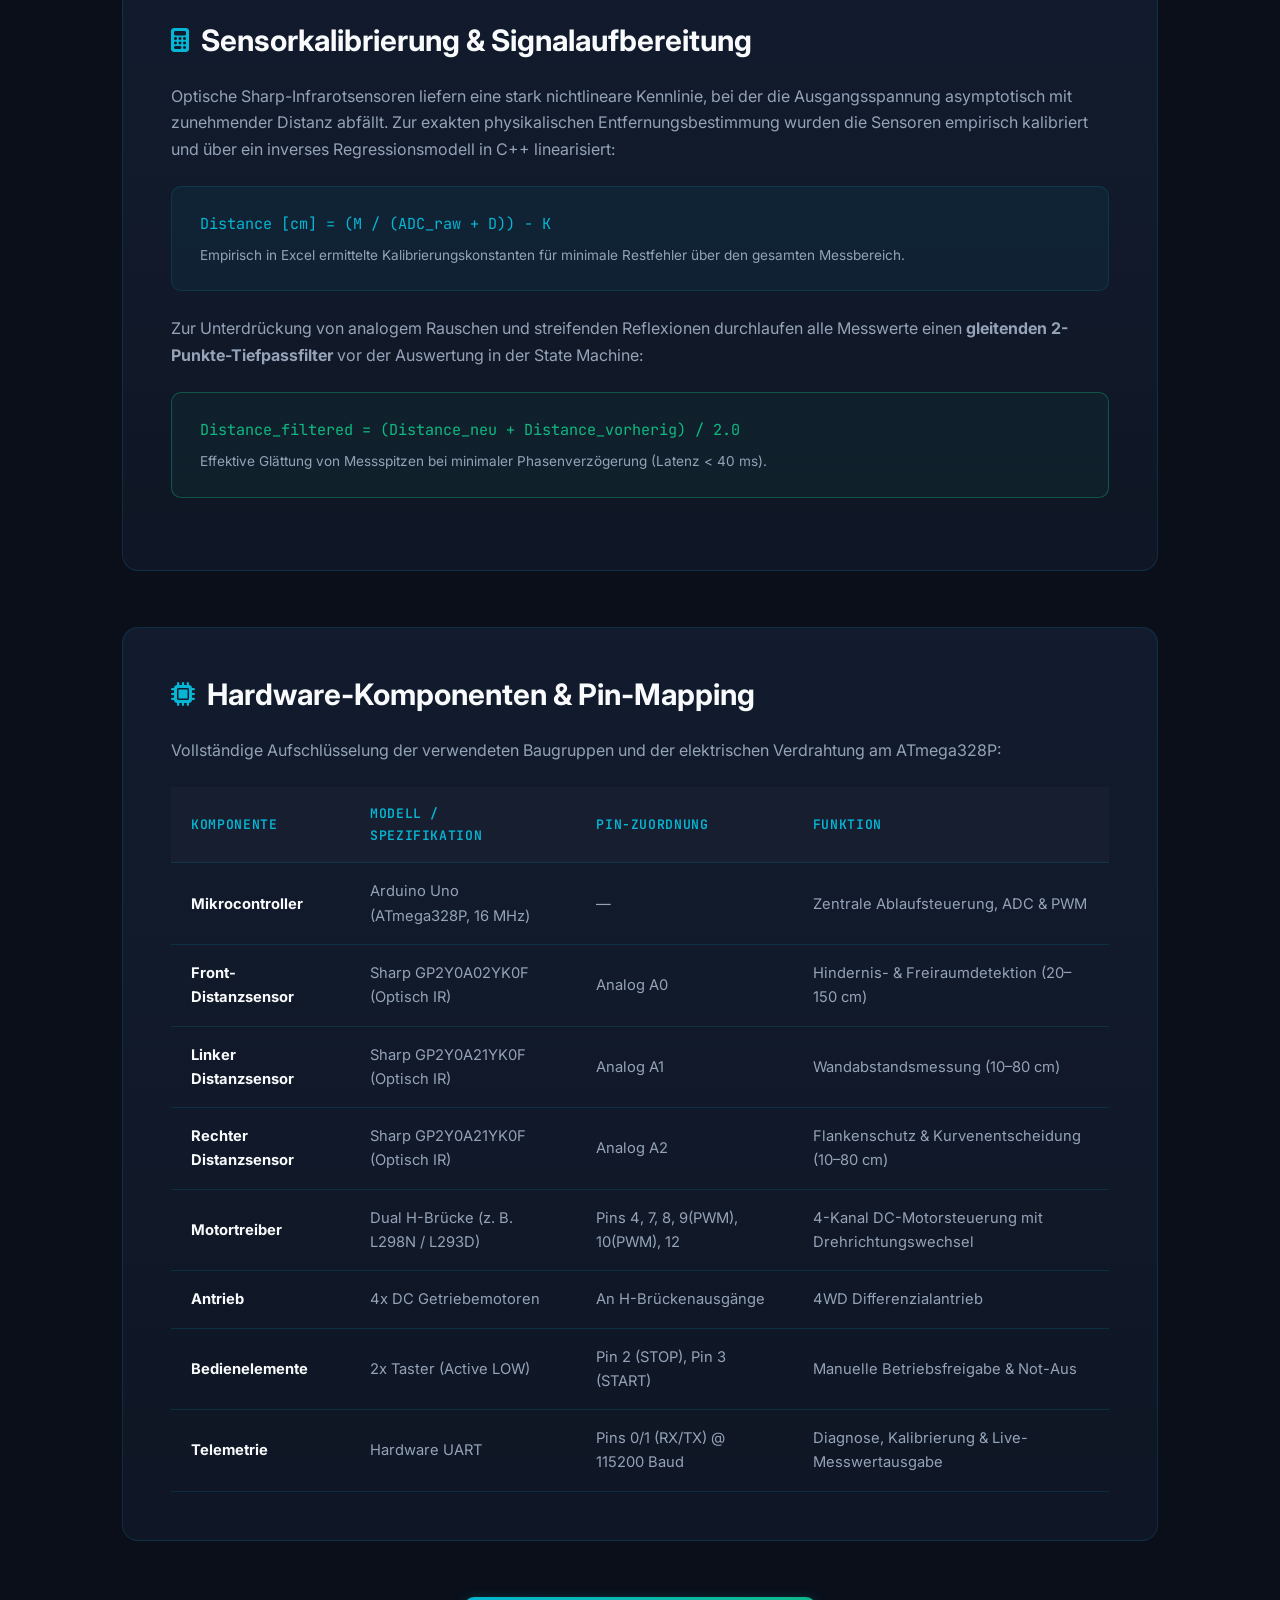
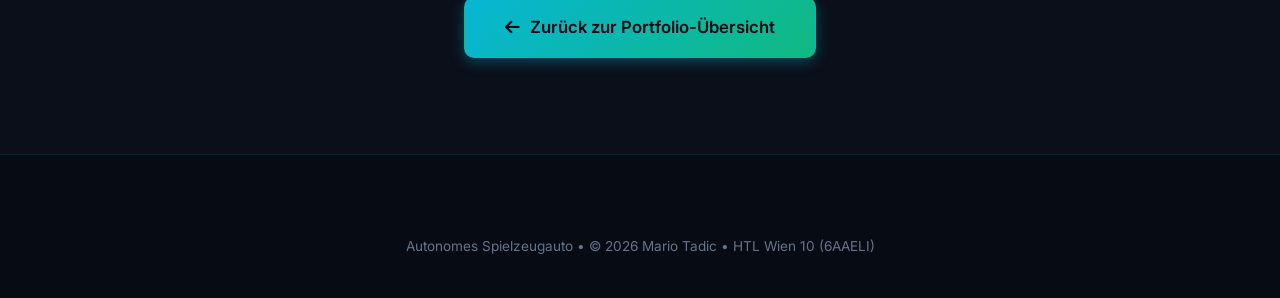
<file: projects/auto.html>
<!DOCTYPE html>
<html lang="de">
<head>
  <meta charset="UTF-8">
  <meta name="viewport" content="width=device-width, initial-scale=1.0">
  <title>Autonomes Spielzeugauto | Mario Tadic</title>
  <meta name="description" content="Autonom fahrendes 4WD-Fahrzeug mit Arduino Uno, Sharp IR-Abstandssensoren und C++ Wandverfolgungs-FSM. Softwareentwicklung & Embedded Systems von Mario Tadic.">
  <link rel="icon" type="image/svg+xml" href="data:image/svg+xml,%3Csvg xmlns='http://www.w3.org/2000/svg' viewBox='0 0 32 32'%3E%3Crect width='32' height='32' rx='6' fill='%230a0f1a'/%3E%3Cpath d='M6 20h20l-3-8H9l-3 8z' stroke='%2306b6d4' stroke-width='2' fill='none' stroke-linejoin='round'/%3E%3Ccircle cx='10' cy='22' r='2.5' fill='%2310b981'/%3E%3Ccircle cx='22' cy='22' r='2.5' fill='%2310b981'/%3E%3C/svg%3E">
  <link rel="preconnect" href="https://fonts.googleapis.com">
  <link rel="preconnect" href="https://fonts.gstatic.com" crossorigin>
  <link href="https://fonts.googleapis.com/css2?family=Inter:wght@300;400;500;600;700;800&family=JetBrains+Mono:wght@400;500;600&display=swap" rel="stylesheet">
  <link rel="stylesheet" href="https://cdnjs.cloudflare.com/ajax/libs/font-awesome/6.5.1/css/all.min.css">
  <link rel="stylesheet" href="../style.css">
  <style>
    /* Project Detail Common & Auto Specific Styles */
    .project-header-bar {
      position: fixed;
      top: 0;
      left: 0;
      width: 100%;
      height: 70px;
      z-index: 1000;
      background: rgba(10, 15, 26, 0.9);
      backdrop-filter: blur(16px);
      border-bottom: 1px solid var(--border-subtle);
      display: flex;
      align-items: center;
      justify-content: space-between;
      padding: 0 2rem;
    }
    .back-link {
      display: inline-flex;
      align-items: center;
      gap: 0.5rem;
      color: var(--accent-primary);
      font-weight: 600;
      font-size: 0.92rem;
      padding: 0.5rem 1rem;
      border-radius: var(--radius-pill);
      background: rgba(6, 182, 212, 0.08);
      border: 1px solid var(--border-subtle);
      transition: all var(--transition-fast);
    }
    .back-link:hover {
      background: var(--accent-primary);
      color: #050a12;
      transform: translateX(-3px);
    }
    .project-hero {
      padding: 8rem 2rem 4rem;
      background: radial-gradient(circle at 50% 20%, rgba(6, 182, 212, 0.15) 0%, transparent 70%);
      text-align: center;
    }
    .project-hero__container {
      max-width: 900px;
      margin: 0 auto;
    }
    .project-hero__badge {
      display: inline-flex;
      align-items: center;
      gap: 0.5rem;
      padding: 0.45rem 1.25rem;
      background: rgba(6, 182, 212, 0.12);
      border: 1px solid var(--border-glow);
      color: var(--accent-primary);
      border-radius: var(--radius-pill);
      font-family: var(--font-mono);
      font-size: 0.85rem;
      font-weight: 600;
      margin-bottom: 1.5rem;
    }
    .project-hero__title {
      font-size: clamp(2.2rem, 5vw, 3.6rem);
      margin-bottom: 1rem;
    }
    .project-hero__subtitle {
      font-size: clamp(1.05rem, 2vw, 1.25rem);
      color: var(--text-secondary);
      max-width: 700px;
      margin: 0 auto 2rem;
      line-height: 1.6;
    }
    .project-hero__meta {
      display: flex;
      justify-content: center;
      gap: 1.5rem;
      flex-wrap: wrap;
    }
    .meta-box {
      background: var(--gradient-card);
      border: 1px solid var(--border-subtle);
      padding: 0.65rem 1.25rem;
      border-radius: var(--radius-md);
      font-family: var(--font-mono);
      font-size: 0.82rem;
      display: flex;
      align-items: center;
      gap: 0.5rem;
      color: var(--text-secondary);
    }
    .meta-box i { color: var(--accent-primary); }

    .project-body {
      max-width: 1100px;
      margin: 0 auto;
      padding: 2rem 2rem 6rem;
    }
    .content-block {
      background: var(--gradient-card);
      border: 1px solid var(--border-subtle);
      border-radius: var(--radius-lg);
      padding: 3rem;
      margin-bottom: 3.5rem;
    }
    .content-block h2 {
      font-size: 1.85rem;
      margin-bottom: 1.5rem;
      display: flex;
      align-items: center;
      gap: 0.75rem;
    }
    .content-block h2 i {
      color: var(--accent-primary);
      font-size: 1.5rem;
    }
    .lead-text {
      font-size: 1.15rem;
      line-height: 1.8;
      color: var(--text-primary);
      margin-bottom: 1.5rem;
    }

    /* GitHub Highlight Banner */
    .github-banner {
      display: flex;
      align-items: center;
      justify-content: space-between;
      gap: 1.5rem;
      padding: 1.75rem 2rem;
      background: rgba(10, 15, 26, 0.85);
      border: 1px solid var(--border-glow);
      border-radius: var(--radius-md);
      margin: 2rem 0;
      flex-wrap: wrap;
    }
    .github-banner__info {
      display: flex;
      align-items: center;
      gap: 1.25rem;
    }
    .github-banner__info i {
      font-size: 2.5rem;
      color: var(--text-primary);
    }
    .github-banner__text strong {
      display: block;
      font-size: 1.15rem;
      margin-bottom: 0.25rem;
    }
    .github-banner__text span {
      font-family: var(--font-mono);
      font-size: 0.85rem;
      color: var(--accent-primary);
    }

    /* Pinout Wiring Code Block */
    .code-terminal {
      background: #060a12;
      border: 1px solid var(--border-subtle);
      border-radius: var(--radius-md);
      overflow: hidden;
      margin: 1.5rem 0;
      font-family: var(--font-mono);
      font-size: 0.84rem;
    }
    .code-terminal__bar {
      display: flex;
      align-items: center;
      justify-content: space-between;
      padding: 0.6rem 1rem;
      background: rgba(255, 255, 255, 0.03);
      border-bottom: 1px solid var(--border-subtle);
      font-size: 0.75rem;
      color: var(--text-tertiary);
    }
    .code-terminal__body {
      padding: 1.25rem;
      overflow-x: auto;
      color: #93c5fd;
      line-height: 1.6;
    }
    .code-terminal__body .comment { color: var(--text-tertiary); }
    .code-terminal__body .keyword { color: #f472b6; }
    .code-terminal__body .val { color: #34d399; }

    /* FSM Architecture Box */
    .fsm-grid {
      display: grid;
      grid-template-columns: repeat(auto-fit, minmax(260px, 1fr));
      gap: 1.5rem;
      margin: 2rem 0;
    }
    .fsm-card {
      background: rgba(10, 15, 26, 0.7);
      border: 1px solid var(--border-subtle);
      border-radius: var(--radius-md);
      padding: 1.75rem;
      position: relative;
    }
    .fsm-card::before {
      content: '';
      position: absolute;
      top: 0; left: 0; right: 0;
      height: 3px;
    }
    .fsm-card--stopp::before { background: var(--accent-danger); }
    .fsm-card--forward::before { background: var(--accent-secondary); }
    .fsm-card--backward::before { background: var(--accent-warm); }

    .fsm-card h3 {
      font-family: var(--font-mono);
      font-size: 1.15rem;
      margin-bottom: 0.65rem;
    }
    .fsm-card p {
      font-size: 0.9rem;
      line-height: 1.6;
    }

    /* Math Formula Highlight Box */
    .formula-box {
      background: rgba(6, 182, 212, 0.06);
      border: 1px solid var(--border-subtle);
      border-radius: var(--radius-md);
      padding: 1.5rem 1.75rem;
      margin: 1.5rem 0;
      font-family: var(--font-mono);
      font-size: 0.95rem;
      color: var(--accent-primary);
    }
    .formula-box small {
      display: block;
      color: var(--text-secondary);
      font-family: var(--font-main);
      font-size: 0.85rem;
      margin-top: 0.5rem;
    }

    /* 2D Vehicle Simulation Canvas */
    .sim-container {
      background: #080d17;
      border: 1px solid var(--border-glow);
      border-radius: var(--radius-lg);
      padding: 2rem;
      margin: 2.5rem 0;
    }
    .sim-header {
      display: flex;
      justify-content: space-between;
      align-items: center;
      margin-bottom: 1.25rem;
      flex-wrap: wrap;
      gap: 1rem;
    }
    .sim-header span {
      font-family: var(--font-mono);
      font-size: 0.9rem;
      color: var(--accent-primary);
      display: flex;
      align-items: center;
      gap: 0.5rem;
    }
    #carCanvas {
      width: 100%;
      height: 280px;
      background: #05080f;
      border: 1px solid rgba(6, 182, 212, 0.2);
      border-radius: var(--radius-md);
      display: block;
    }
    .sim-footer {
      display: flex;
      justify-content: space-between;
      align-items: center;
      margin-top: 1rem;
      font-family: var(--font-mono);
      font-size: 0.8rem;
      color: var(--text-tertiary);
      flex-wrap: wrap;
      gap: 0.75rem;
    }

    /* Hardware Table */
    .hw-table {
      width: 100%;
      border-collapse: collapse;
      margin-top: 1.5rem;
      font-size: 0.92rem;
    }
    .hw-table th, .hw-table td {
      padding: 1rem 1.25rem;
      text-align: left;
      border-bottom: 1px solid var(--border-subtle);
    }
    .hw-table th {
      background: rgba(255, 255, 255, 0.02);
      font-family: var(--font-mono);
      color: var(--accent-primary);
      font-weight: 600;
      font-size: 0.82rem;
      text-transform: uppercase;
      letter-spacing: 0.05em;
    }
    .hw-table td {
      color: var(--text-secondary);
    }
    .hw-table tr:hover td {
      background: rgba(6, 182, 212, 0.03);
    }
    .hw-table td strong {
      color: var(--text-primary);
    }

    @media (max-width: 768px) {
      .content-block { padding: 2rem 1.5rem; }
      .github-banner { flex-direction: column; align-items: flex-start; }
      .project-header-bar { padding: 0 1.25rem; }
    }
  </style>
</head>
<body>
  <!-- Header Bar -->
  <header class="project-header-bar">
    <a href="../index.html" class="nav__logo">
      <span class="nav__logo-bracket">&lt;</span><span class="nav__logo-name">MT</span><span class="nav__logo-slash">/</span><span class="nav__logo-bracket">&gt;</span>
      <span class="nav__logo-text">ELECTRONICS</span>
    </a>
    <a href="../index.html#projekte" class="back-link"><i class="fa-solid fa-arrow-left"></i> Zurück zu Projekten</a>
  </header>

  <!-- Project Hero -->
  <section class="project-hero">
    <div class="project-hero__container">
      <div class="project-hero__badge"><i class="fa-solid fa-robot"></i> Embedded Systems &bull; Robotik &bull; C++</div>
      <h1 class="project-hero__title">Autonomes Spielzeugauto</h1>
      <p class="project-hero__subtitle">
        Softwaregesteuertes 4WD-Modellfahrzeug mit Sharp Infrarot-Sensorik, nicht-blockierender Echtzeit-Zustandsmaschine und autonomer Wandverfolgung.
      </p>
      <div class="project-hero__meta">
        <div class="meta-box"><i class="fa-brands fa-github"></i> Veni246 / Auto</div>
        <div class="meta-box"><i class="fa-solid fa-microchip"></i> Arduino Uno (ATmega328P)</div>
        <div class="meta-box"><i class="fa-solid fa-code"></i> C++ / PlatformIO</div>
        <div class="meta-box"><i class="fa-solid fa-gauge"></i> 4x DC Differential 4WD</div>
      </div>
    </div>
  </section>

  <!-- Main Body Content -->
  <main class="project-body">
    <!-- 1. GitHub Direct Link Banner -->
    <div class="github-banner">
      <div class="github-banner__info">
        <i class="fa-brands fa-github"></i>
        <div class="github-banner__text">
          <strong>Open Source GitHub Repository</strong>
          <span>https://github.com/Veni246/Auto</span>
        </div>
      </div>
      <a href="https://github.com/Veni246/Auto" target="_blank" rel="noopener" class="btn btn--primary">
        <i class="fa-solid fa-arrow-up-right-from-square"></i> Quellcode auf GitHub ansehen
      </a>
    </div>

    <!-- 2. Project Motivation & Abstract -->
    <div class="content-block">
      <h2><i class="fa-solid fa-bullseye"></i> Projektziel &amp; Motivation</h2>
      <p class="lead-text">
        Das Ziel des Projekts war die Konzeption und Realisierung eines vollständig softwaregesteuerten, vierradgetriebenen (4WD) Modellfahrzeugs. Das Fahrzeug navigiert selbstständig durch Korridore, reagiert dynamisch auf Hindernisse und hält durch kontinuierliche Sensor-Messungen einen definierten Abstand zur linken Begrenzungswand (Wall-Following-Prinzip).
      </p>
      <p>
        Das Projekt entstand im schulischen Rahmen der HTL Wien 10 (Klasse 6AAELI) und verdeutlicht praxisnah das Zusammenspiel von <strong>Mikrocontroller-Programmierung</strong>, <strong>nicht-blockierender Multitasking-Architektur</strong>, <strong>analoger Sensorsignal-Aufbereitung</strong> und <strong>präziser Motor-PWM-Ansteuerung</strong>.
      </p>
    </div>

    <!-- 3. Interactive 2D Simulation -->
    <div class="content-block">
      <h2><i class="fa-solid fa-gamepad"></i> Interaktive Simulation: Wandverfolgung &amp; Hinderniserkennung</h2>
      <p>Visuelle Demonstration des Navigations-Algorithmus mit den 3 optischen Sharp IR-Sensorstrahlen (Front, Links, Rechts):</p>

      <div class="sim-container">
        <div class="sim-header">
          <span><i class="fa-solid fa-compass"></i> AUTONOMER FAHRKORRIDOR // ECHTZEIT-STEUERUNG</span>
          <button id="resetCarBtn" class="btn btn--ghost" style="padding: 0.4rem 1rem; font-size: 0.8rem;">
            <i class="fa-solid fa-rotate-left"></i> Fahrzeug zurücksetzen
          </button>
        </div>

        <canvas id="carCanvas" width="900" height="280"></canvas>

        <div class="sim-footer">
          <div><i class="fa-solid fa-circle" style="color:#06b6d4;font-size:8px;"></i> IR-Front: <span id="simFrontDist">85 cm</span></div>
          <div><i class="fa-solid fa-circle" style="color:#10b981;font-size:8px;"></i> IR-Links: <span id="simLeftDist">35 cm</span></div>
          <div><i class="fa-solid fa-circle" style="color:#f59e0b;font-size:8px;"></i> IR-Rechts: <span id="simRightDist">95 cm</span></div>
          <div>FSM-Status: <strong id="simFsmState" style="color:var(--accent-secondary);">FORWARD</strong></div>
        </div>
      </div>
    </div>

    <!-- 4. Software Architecture & Control Logic -->
    <div class="content-block">
      <h2><i class="fa-solid fa-diagram-project"></i> Softwarearchitektur &amp; Steuerungslogik</h2>
      <p>
        Der Quellcode in <code>src/main.cpp</code> verzichtet bewusst auf blockierende <code>delay()</code>-Aufrufe und setzt stattdessen auf einen deterministischen, zeitgesteuerten <strong>kooperativen Scheduler mit <code>millis()</code></strong>:
      </p>

      <ul style="list-style: none; margin: 1.5rem 0; display: flex; flex-direction: column; gap: 0.75rem;">
        <li style="display:flex; gap: 0.75rem; align-items: flex-start;">
          <i class="fa-solid fa-clock" style="color:var(--accent-primary); margin-top:0.35rem;"></i>
          <span><strong>25 Hz Kontrollschleife (40 ms Zyklus):</strong> Abtastung aller drei ADC-Kanäle, Ausführung der Sensor-Glättungsfilter und Aktualisierung der Fahrentscheidungen in der State Machine.</span>
        </li>
        <li style="display:flex; gap: 0.75rem; align-items: flex-start;">
          <i class="fa-solid fa-tower-broadcast" style="color:var(--accent-secondary); margin-top:0.35rem;"></i>
          <span><strong>10 Hz Telemetrieschleife (100 ms Zyklus):</strong> Ausgabe formatierter Echtzeit-Messwerte (F, L, R Entfernungen in cm, Motor-PWM-Werte) über die serielle Hardware-Schnittstelle (115200 Baud).</span>
        </li>
        <li style="display:flex; gap: 0.75rem; align-items: flex-start;">
          <i class="fa-solid fa-hand-pointer" style="color:var(--accent-warm); margin-top:0.35rem;"></i>
          <span><strong>Asynchrones Taster-Polling:</strong> Permanente, prellfreie Abfrage der START- und STOP-Taster mit interner Pullup-Beschaltung.</span>
        </li>
      </ul>

      <h3 style="margin: 2rem 0 1rem;">Finite State Machine (FSM)</h3>
      <div class="fsm-grid">
        <div class="fsm-card fsm-card--stopp">
          <h3>1. STOPP (Standby)</h3>
          <p>Startzustand nach Bootup oder bei Betätigung des STOP-Tasters. Motor-PWM auf 0 gesetzt. Das Fahrzeug wartet sicher auf den START-Befehl.</p>
        </div>
        <div class="fsm-card fsm-card--forward">
          <h3>2. FORWARD (Fahrt)</h3>
          <p>Autonome Vorwärtsfahrt mit Wandverfolgung. Fällt der Frontabstand unter <strong>30 cm</strong>, wechselt das System sofort in den Rückwärtsgang.</p>
        </div>
        <div class="fsm-card fsm-card--backward">
          <h3>3. BACKWARD (Freifahren)</h3>
          <p>Gezieltes Rückwärts-Freifahren bei Blockaden. Die Hysterese schaltet erst bei einem Freiraum von <strong>&ge; 50 cm</strong> wieder auf Vorwärtsfahrt um (verhindert Schwingen).</p>
        </div>
      </div>

      <h3 style="margin: 2rem 0 1rem;">Wandverfolgungs- &amp; Differenzial-Lenkungsalgorithmus</h3>
      <p>
        Die Lenkung erfolgt über <strong>Skid-Steering (Differenzialantrieb)</strong>: Durch unterschiedliche PWM-Werte für die linke und rechte Motorgruppe kurvt das Fahrzeug geschmeidig.
      </p>
      <div class="code-terminal">
        <div class="code-terminal__bar">
          <span>src/main.cpp — Wandfolge- und Ausweichlogik</span>
          <span>C++</span>
        </div>
        <div class="code-terminal__body">
<span class="comment">// Soll-Abstand zur linken Wand: 35 cm</span>
<span class="keyword">const</span> <span class="val">float</span> TARGET_DIST = <span class="val">35.0</span>;
<span class="keyword">const</span> <span class="val">int</span> BASE_SPEED = <span class="val">180</span>; <span class="comment">// ~70% PWM Duty-Cycle</span>

<span class="comment">// 1. Vorausschauende Kurvenerkennung (Wand vor dem Fahrzeug):</span>
<span class="keyword">if</span> (ir_front &lt; <span class="val">70.0</span>) {
    <span class="keyword">if</span> (ir_right &gt; ir_left + <span class="val">10.0</span>) {
        spd_right = spd_right * <span class="val">0.3</span>; <span class="comment">// Scharfe Rechtskurve in den Freiraum</span>
    } <span class="keyword">else if</span> (ir_left &gt; ir_right + <span class="val">10.0</span>) {
        spd_left = spd_left * <span class="val">0.3</span>;   <span class="comment">// Scharfe Linkskurve in den Freiraum</span>
    }
}
<span class="comment">// 2. Feine Wandabstands-Korrektur (Left-Wall-Following):</span>
<span class="keyword">else if</span> (ir_left &lt; <span class="val">34.0</span>) {
    spd_right = spd_right * <span class="val">0.3</span>;     <span class="comment">// Zu nah an linker Wand -> nach rechts steuern</span>
} <span class="keyword">else if</span> (ir_left &gt; <span class="val">36.0</span>) {
    spd_left = spd_left * <span class="val">0.7</span>;       <span class="comment">// Zu weit weg -> sanft nach links korrigieren</span>
}
        </div>
      </div>
    </div>

    <!-- 5. Sensor Calibration & Signal Conditioning -->
    <div class="content-block">
      <h2><i class="fa-solid fa-calculator"></i> Sensorkalibrierung &amp; Signalaufbereitung</h2>
      <p>
        Optische Sharp-Infrarotsensoren liefern eine stark nichtlineare Kennlinie, bei der die Ausgangsspannung asymptotisch mit zunehmender Distanz abfällt. Zur exakten physikalischen Entfernungsbestimmung wurden die Sensoren empirisch kalibriert und über ein inverses Regressionsmodell in C++ linearisiert:
      </p>

      <div class="formula-box">
        Distance [cm] = (M / (ADC_raw + D)) - K
        <small>Empirisch in Excel ermittelte Kalibrierungskonstanten für minimale Restfehler über den gesamten Messbereich.</small>
      </div>

      <p>
        Zur Unterdrückung von analogem Rauschen und streifenden Reflexionen durchlaufen alle Messwerte einen <strong>gleitenden 2-Punkte-Tiefpassfilter</strong> vor der Auswertung in der State Machine:
      </p>
      <div class="formula-box" style="background: rgba(16, 185, 129, 0.06); border-color: var(--border-emerald); color: var(--accent-secondary);">
        Distance_filtered = (Distance_neu + Distance_vorherig) / 2.0
        <small>Effektive Glättung von Messspitzen bei minimaler Phasenverzögerung (Latenz &lt; 40 ms).</small>
      </div>
    </div>

    <!-- 6. Hardware Specifications & Pin Mapping -->
    <div class="content-block">
      <h2><i class="fa-solid fa-microchip"></i> Hardware-Komponenten &amp; Pin-Mapping</h2>
      <p>Vollständige Aufschlüsselung der verwendeten Baugruppen und der elektrischen Verdrahtung am ATmega328P:</p>

      <table class="hw-table">
        <thead>
          <tr>
            <th>Komponente</th>
            <th>Modell / Spezifikation</th>
            <th>Pin-Zuordnung</th>
            <th>Funktion</th>
          </tr>
        </thead>
        <tbody>
          <tr>
            <td><strong>Mikrocontroller</strong></td>
            <td>Arduino Uno (ATmega328P, 16 MHz)</td>
            <td>—</td>
            <td>Zentrale Ablaufsteuerung, ADC &amp; PWM</td>
          </tr>
          <tr>
            <td><strong>Front-Distanzsensor</strong></td>
            <td>Sharp GP2Y0A02YK0F (Optisch IR)</td>
            <td>Analog A0</td>
            <td>Hindernis- &amp; Freiraumdetektion (20–150 cm)</td>
          </tr>
          <tr>
            <td><strong>Linker Distanzsensor</strong></td>
            <td>Sharp GP2Y0A21YK0F (Optisch IR)</td>
            <td>Analog A1</td>
            <td>Wandabstandsmessung (10–80 cm)</td>
          </tr>
          <tr>
            <td><strong>Rechter Distanzsensor</strong></td>
            <td>Sharp GP2Y0A21YK0F (Optisch IR)</td>
            <td>Analog A2</td>
            <td>Flankenschutz &amp; Kurvenentscheidung (10–80 cm)</td>
          </tr>
          <tr>
            <td><strong>Motortreiber</strong></td>
            <td>Dual H-Brücke (z. B. L298N / L293D)</td>
            <td>Pins 4, 7, 8, 9(PWM), 10(PWM), 12</td>
            <td>4-Kanal DC-Motorsteuerung mit Drehrichtungswechsel</td>
          </tr>
          <tr>
            <td><strong>Antrieb</strong></td>
            <td>4x DC Getriebemotoren</td>
            <td>An H-Brückenausgänge</td>
            <td>4WD Differenzialantrieb</td>
          </tr>
          <tr>
            <td><strong>Bedienelemente</strong></td>
            <td>2x Taster (Active LOW)</td>
            <td>Pin 2 (STOP), Pin 3 (START)</td>
            <td>Manuelle Betriebsfreigabe &amp; Not-Aus</td>
          </tr>
          <tr>
            <td><strong>Telemetrie</strong></td>
            <td>Hardware UART</td>
            <td>Pins 0/1 (RX/TX) @ 115200 Baud</td>
            <td>Diagnose, Kalibrierung &amp; Live-Messwertausgabe</td>
          </tr>
        </tbody>
      </table>
    </div>

    <!-- Navigation CTA -->
    <div style="text-align: center; margin-top: 3rem;">
      <a href="../index.html#projekte" class="btn btn--primary" style="padding: 1rem 2.5rem; font-size: 1.05rem;">
        <i class="fa-solid fa-arrow-left"></i> Zurück zur Portfolio-Übersicht
      </a>
    </div>
  </main>

  <!-- Footer -->
  <footer class="footer">
    <div class="footer__bottom" style="margin-top: 0; padding-top: 0; border: none; justify-content: center; text-align: center;">
      <span>Autonomes Spielzeugauto • &copy; 2026 Mario Tadic • HTL Wien 10 (6AAELI)</span>
    </div>
  </footer>

  <!-- Interactive 2D Corridor Driving Simulation Script -->
  <script>
    (function initCarSimulation() {
      const canvas = document.getElementById('carCanvas');
      if (!canvas) return;
      const ctx = canvas.getContext('2d');

      const simFrontDist = document.getElementById('simFrontDist');
      const simLeftDist = document.getElementById('simLeftDist');
      const simRightDist = document.getElementById('simRightDist');
      const simFsmState = document.getElementById('simFsmState');
      const resetBtn = document.getElementById('resetCarBtn');

      let width = canvas.width = canvas.offsetWidth;
      let height = canvas.height = canvas.offsetHeight;

      window.addEventListener('resize', () => {
        width = canvas.width = canvas.offsetWidth;
        height = canvas.height = canvas.offsetHeight;
      });

      // Simulation State
      const car = {
        x: 80,
        y: height / 2 + 10,
        angle: 0,
        speed: 1.6,
        length: 36,
        width: 22,
        state: 'FORWARD'
      };

      // Corridors & Obstacles
      const walls = [
        { x: 0, y: 30, w: width, h: 10 },
        { x: 0, y: height - 40, w: width, h: 10 },
        { x: width * 0.45, y: 30, w: 20, h: 120 }, // Obstacle upper
        { x: width * 0.8, y: height - 160, w: 20, h: 120 } // Obstacle lower
      ];

      function resetCar() {
        car.x = 80;
        car.y = height / 2 + 15;
        car.angle = 0;
        car.state = 'FORWARD';
      }

      if (resetBtn) resetBtn.addEventListener('click', resetCar);

      function castRay(angleOffset, maxRange) {
        const rayAngle = car.angle + angleOffset;
        const cos = Math.cos(rayAngle);
        const sin = Math.sin(rayAngle);

        for (let dist = 5; dist < maxRange; dist += 3) {
          const checkX = car.x + cos * dist;
          const checkY = car.y + sin * dist;

          // Check boundary walls
          if (checkY <= 40 || checkY >= height - 40 || checkX >= width - 20 || checkX <= 10) {
            return { dist: dist, x: checkX, y: checkY };
          }

          // Check obstacles
          for (let w of walls.slice(2)) {
            if (checkX >= w.x && checkX <= w.x + w.w && checkY >= w.y && checkY <= w.y + w.h) {
              return { dist: dist, x: checkX, y: checkY };
            }
          }
        }
        return { dist: maxRange, x: car.x + cos * maxRange, y: car.y + sin * maxRange };
      }

      function update() {
        // Read simulated sensors
        const frontRay = castRay(0, 160);
        const leftRay = castRay(-Math.PI / 4, 100);
        const rightRay = castRay(Math.PI / 4, 100);

        const fDist = Math.round(frontRay.dist * 0.9);
        const lDist = Math.round(leftRay.dist * 0.9);
        const rDist = Math.round(rightRay.dist * 0.9);

        simFrontDist.textContent = `${fDist} cm`;
        simLeftDist.textContent = `${lDist} cm`;
        simRightDist.textContent = `${rDist} cm`;

        // Exact FSM logic reproduction:
        if (fDist < 30) {
          car.state = 'BACKWARD';
        } else if (car.state === 'BACKWARD' && fDist >= 50) {
          car.state = 'FORWARD';
        }

        simFsmState.textContent = car.state;
        simFsmState.style.color = car.state === 'FORWARD' ? 'var(--accent-secondary)' : 'var(--accent-danger)';

        if (car.state === 'FORWARD') {
          // Preemptive avoidance or wall following
          let steer = 0;
          if (fDist < 70) {
            if (rDist > lDist + 10) steer = 0.05; // Right turn
            else if (lDist > rDist + 10) steer = -0.05; // Left turn
            else steer = 0.04;
          } else {
            // Left wall following
            if (lDist < 34) steer = 0.025; // Steer right
            else if (lDist > 36) steer = -0.02; // Steer left
          }

          car.angle += steer;
          car.x += Math.cos(car.angle) * car.speed;
          car.y += Math.sin(car.angle) * car.speed;
        } else {
          // Backward maneuver
          car.x -= Math.cos(car.angle) * 1.2;
          car.y -= Math.sin(car.angle) * 1.2;
          car.angle += 0.03;
        }

        // Loop corridor around
        if (car.x > width - 30) car.x = 40;
        if (car.x < 20) car.x = width - 40;

        return { frontRay, leftRay, rightRay };
      }

      function render(rays) {
        ctx.fillStyle = '#05080f';
        ctx.fillRect(0, 0, width, height);

        // Draw track walls
        ctx.fillStyle = '#111927';
        for (let w of walls) {
          ctx.fillRect(w.x, w.y, w.w, w.h);
          ctx.strokeStyle = 'rgba(6, 182, 212, 0.3)';
          ctx.strokeRect(w.x, w.y, w.w, w.h);
        }

        // Draw laser sensor beams
        function drawRay(ray, color) {
          ctx.beginPath();
          ctx.moveTo(car.x, car.y);
          ctx.lineTo(ray.x, ray.y);
          ctx.strokeStyle = color;
          ctx.lineWidth = 1.2;
          ctx.setLineDash([4, 4]);
          ctx.stroke();
          ctx.setLineDash([]);

          ctx.beginPath();
          ctx.arc(ray.x, ray.y, 3, 0, Math.PI * 2);
          ctx.fillStyle = color;
          ctx.fill();
        }

        drawRay(rays.frontRay, '#06b6d4'); // Front cyan
        drawRay(rays.leftRay, '#10b981');  // Left emerald
        drawRay(rays.rightRay, '#f59e0b'); // Right amber

        // Draw Car Body
        ctx.save();
        ctx.translate(car.x, car.y);
        ctx.rotate(car.angle);

        // Chassis
        ctx.fillStyle = '#1e293b';
        ctx.strokeStyle = '#06b6d4';
        ctx.lineWidth = 1.5;
        ctx.fillRect(-car.length / 2, -car.width / 2, car.length, car.width);
        ctx.strokeRect(-car.length / 2, -car.width / 2, car.length, car.width);

        // 4 Wheels
        ctx.fillStyle = '#475569';
        ctx.fillRect(-car.length / 2 + 3, -car.width / 2 - 4, 10, 4);
        ctx.fillRect(car.length / 2 - 13, -car.width / 2 - 4, 10, 4);
        ctx.fillRect(-car.length / 2 + 3, car.width / 2, 10, 4);
        ctx.fillRect(car.length / 2 - 13, car.width / 2, 10, 4);

        // Headlight direction indicator
        ctx.fillStyle = '#38bdf8';
        ctx.fillRect(car.length / 2 - 4, -4, 4, 8);

        ctx.restore();
      }

      function loop() {
        const rays = update();
        render(rays);
        requestAnimationFrame(loop);
      }

      loop();
    })();
  </script>
</body>
</html>
</file>
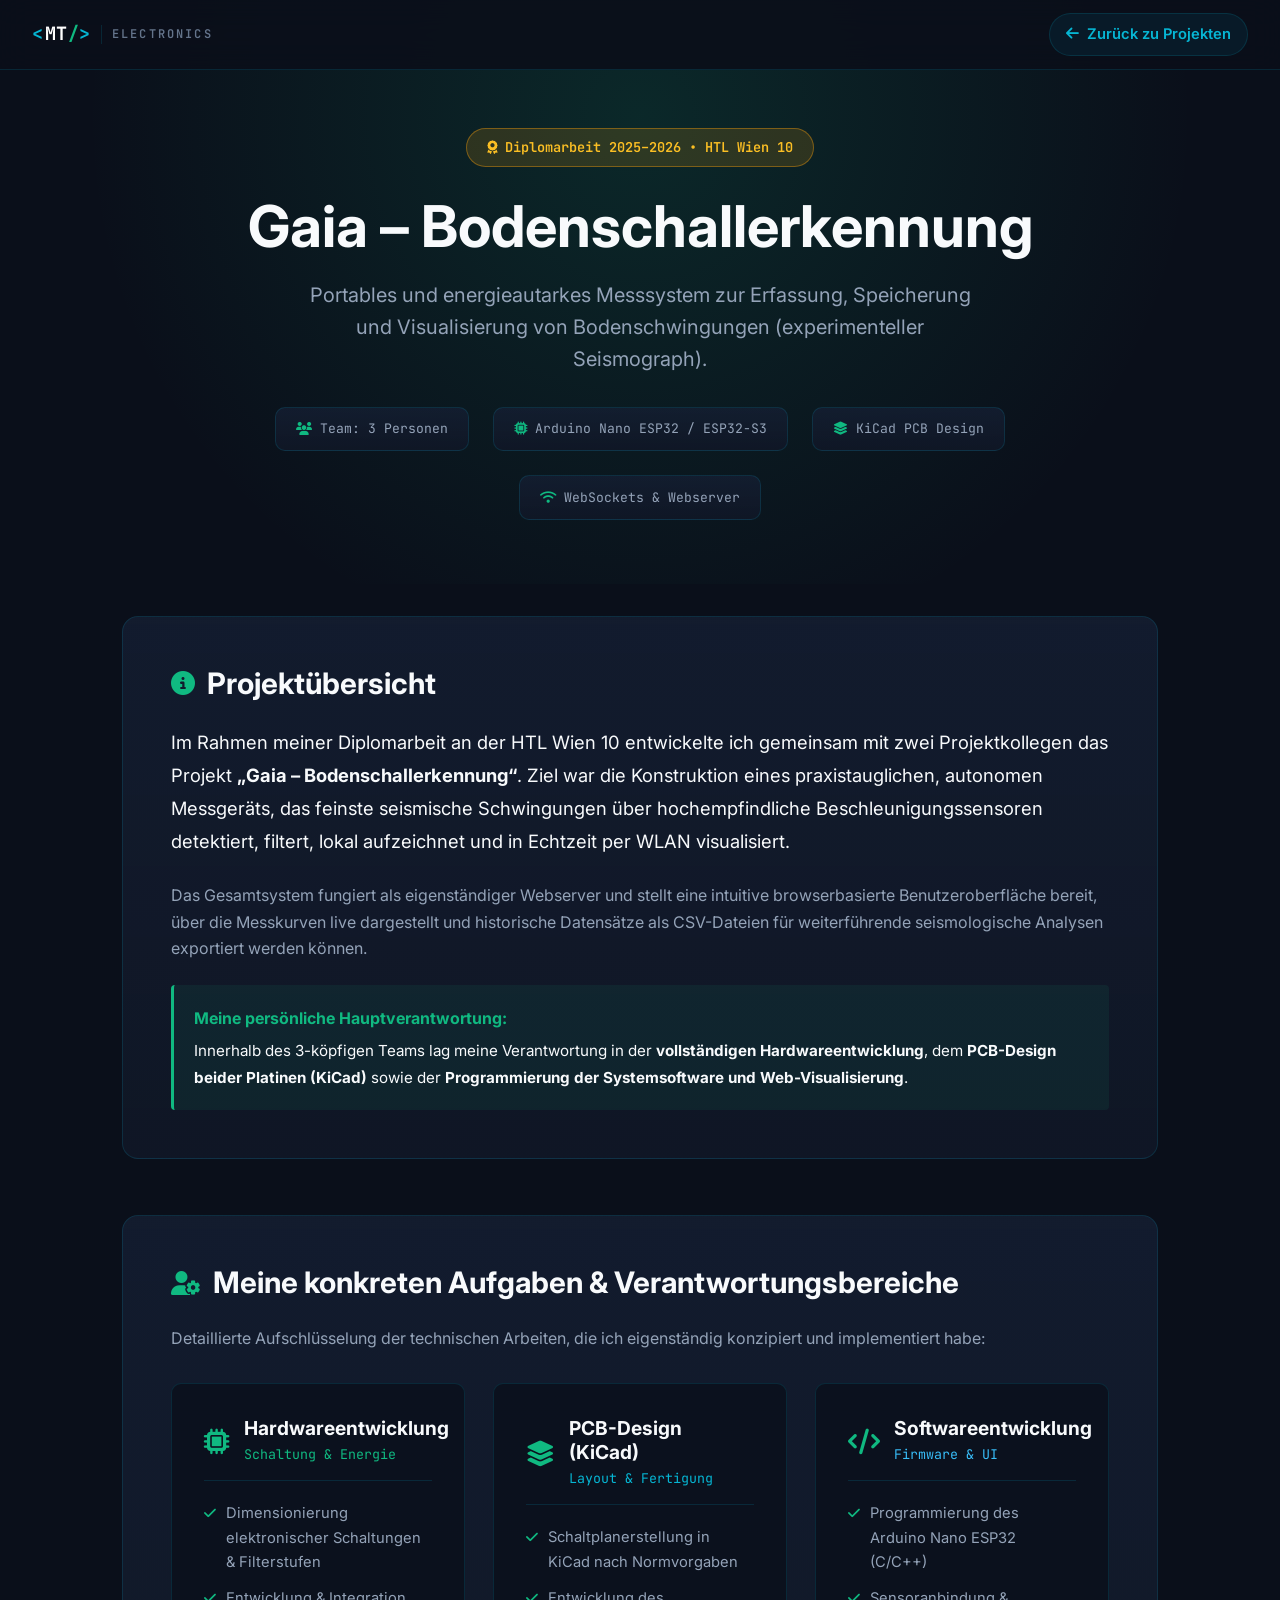
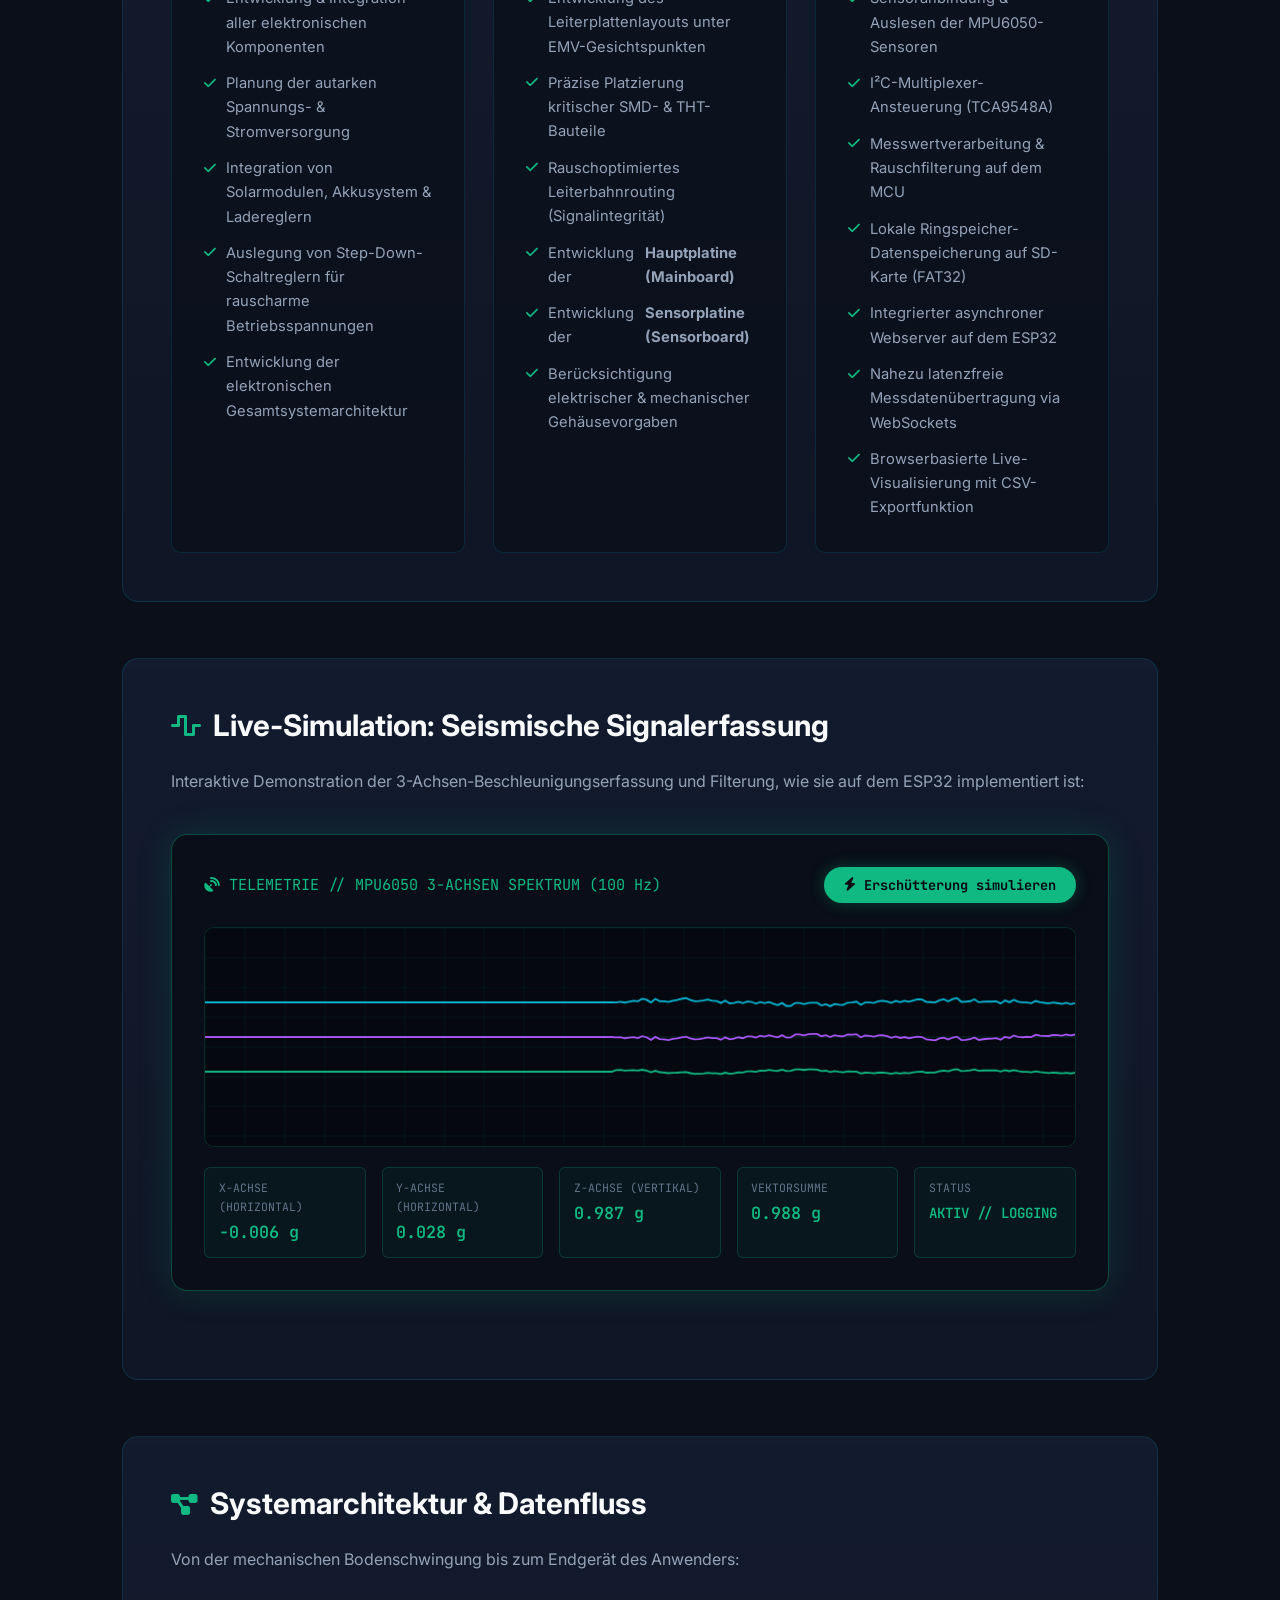
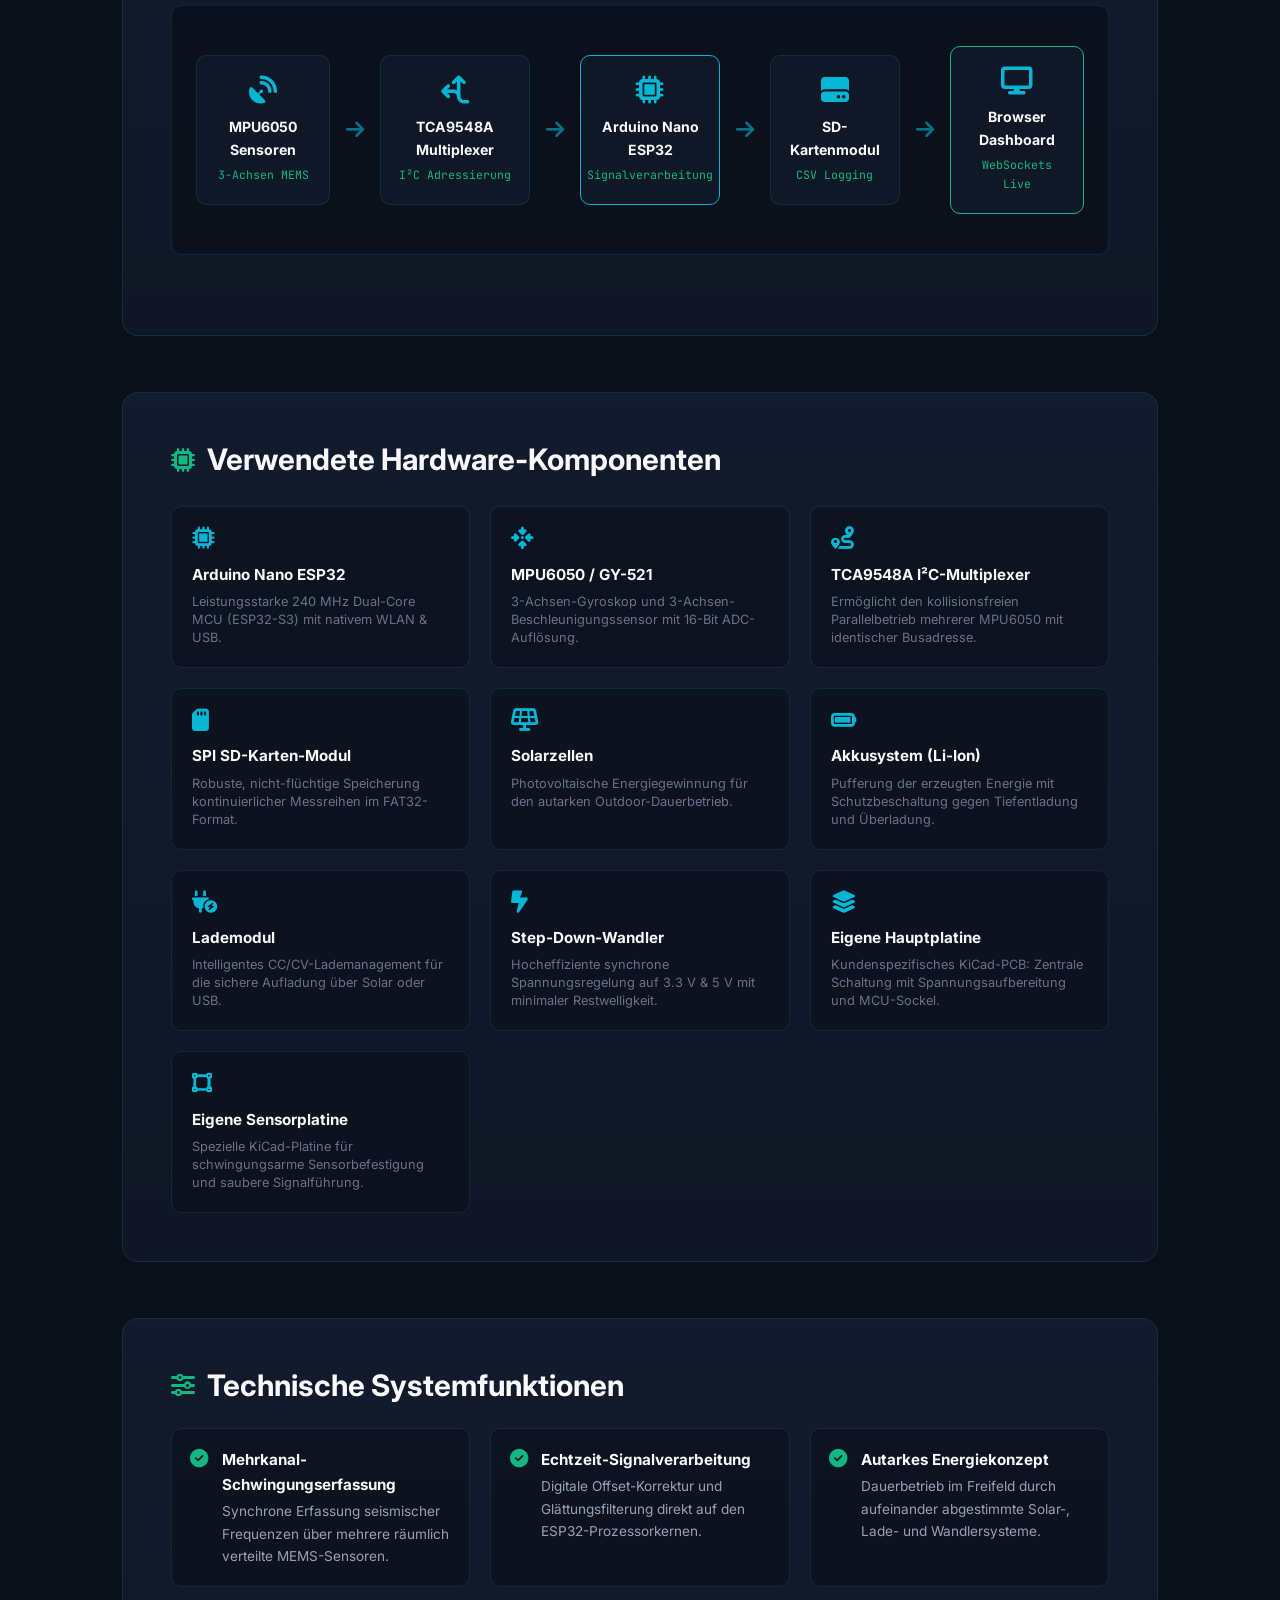
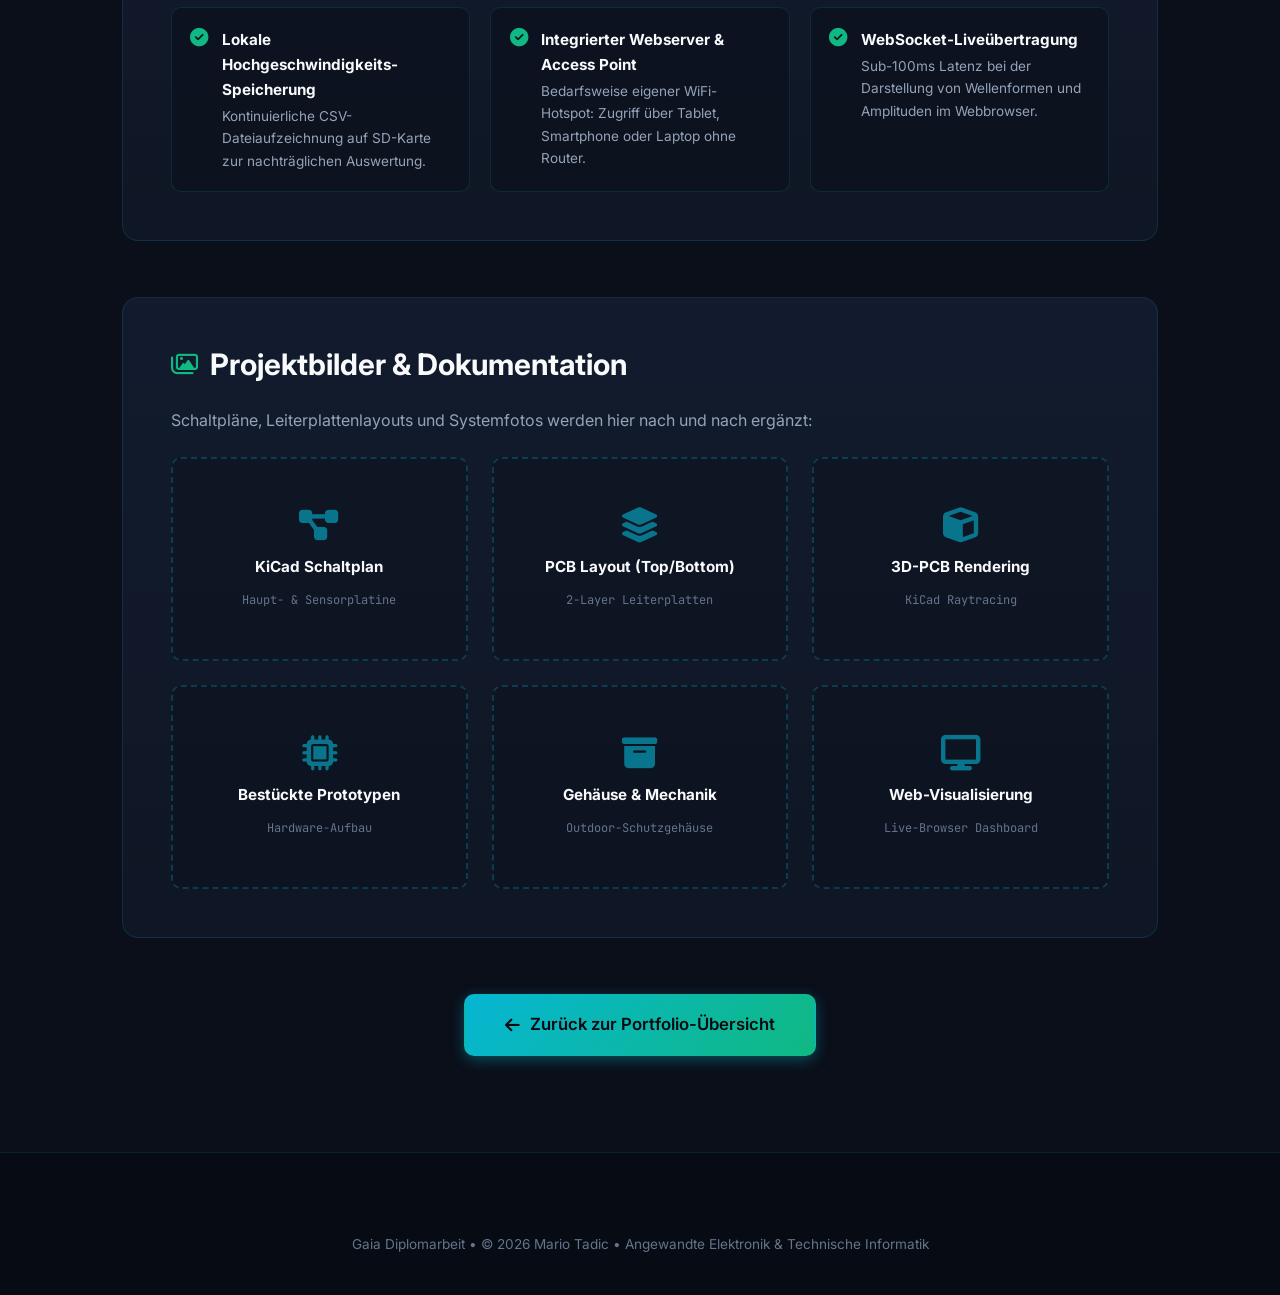
<file: projects/gaia.html>
<!DOCTYPE html>
<html lang="de">
<head>
  <meta charset="UTF-8">
  <meta name="viewport" content="width=device-width, initial-scale=1.0">
  <title>Gaia – Bodenschallerkennung | Diplomarbeit Mario Tadic</title>
  <meta name="description" content="Diplomarbeit: Portables und energieautarkes System zur Erfassung, Speicherung und Visualisierung von Bodenschwingungen (Seismograph). Hardwareentwicklung, PCB-Design und Software von Mario Tadic.">
  <link rel="icon" type="image/svg+xml" href="data:image/svg+xml,%3Csvg xmlns='http://www.w3.org/2000/svg' viewBox='0 0 32 32'%3E%3Crect width='32' height='32' rx='6' fill='%230a0f1a'/%3E%3Cpath d='M8 16h4l2-4 2 8 2-6 2 4h4' stroke='%2310b981' stroke-width='2' fill='none' stroke-linecap='round' stroke-linejoin='round'/%3E%3Ccircle cx='7' cy='16' r='2' fill='%2306b6d4'/%3E%3Ccircle cx='25' cy='18' r='2' fill='%2306b6d4'/%3E%3C/svg%3E">
  <link rel="preconnect" href="https://fonts.googleapis.com">
  <link rel="preconnect" href="https://fonts.gstatic.com" crossorigin>
  <link href="https://fonts.googleapis.com/css2?family=Inter:wght@300;400;500;600;700;800&family=JetBrains+Mono:wght@400;500;600&display=swap" rel="stylesheet">
  <link rel="stylesheet" href="https://cdnjs.cloudflare.com/ajax/libs/font-awesome/6.5.1/css/all.min.css">
  <link rel="stylesheet" href="../style.css">
  <style>
    /* Project Detail Specific Styles */
    .project-header-bar {
      position: fixed;
      top: 0;
      left: 0;
      width: 100%;
      height: 70px;
      z-index: 1000;
      background: rgba(10, 15, 26, 0.9);
      backdrop-filter: blur(16px);
      border-bottom: 1px solid var(--border-subtle);
      display: flex;
      align-items: center;
      justify-content: space-between;
      padding: 0 2rem;
    }
    .back-link {
      display: inline-flex;
      align-items: center;
      gap: 0.5rem;
      color: var(--accent-primary);
      font-weight: 600;
      font-size: 0.92rem;
      padding: 0.5rem 1rem;
      border-radius: var(--radius-pill);
      background: rgba(6, 182, 212, 0.08);
      border: 1px solid var(--border-subtle);
      transition: all var(--transition-fast);
    }
    .back-link:hover {
      background: var(--accent-primary);
      color: #050a12;
      transform: translateX(-3px);
    }
    .project-hero {
      padding: 8rem 2rem 4rem;
      background: radial-gradient(circle at 50% 20%, rgba(16, 185, 129, 0.15) 0%, transparent 70%);
      text-align: center;
    }
    .project-hero__container {
      max-width: 900px;
      margin: 0 auto;
    }
    .project-hero__badge {
      display: inline-flex;
      align-items: center;
      gap: 0.5rem;
      padding: 0.45rem 1.25rem;
      background: rgba(245, 158, 11, 0.15);
      border: 1px solid rgba(245, 158, 11, 0.4);
      color: #fbbf24;
      border-radius: var(--radius-pill);
      font-family: var(--font-mono);
      font-size: 0.85rem;
      font-weight: 600;
      margin-bottom: 1.5rem;
    }
    .project-hero__title {
      font-size: clamp(2.2rem, 5vw, 3.6rem);
      margin-bottom: 1rem;
    }
    .project-hero__subtitle {
      font-size: clamp(1.05rem, 2vw, 1.25rem);
      color: var(--text-secondary);
      max-width: 700px;
      margin: 0 auto 2rem;
      line-height: 1.6;
    }
    .project-hero__meta {
      display: flex;
      justify-content: center;
      gap: 1.5rem;
      flex-wrap: wrap;
    }
    .meta-box {
      background: var(--gradient-card);
      border: 1px solid var(--border-subtle);
      padding: 0.65rem 1.25rem;
      border-radius: var(--radius-md);
      font-family: var(--font-mono);
      font-size: 0.82rem;
      display: flex;
      align-items: center;
      gap: 0.5rem;
      color: var(--text-secondary);
    }
    .meta-box i { color: var(--accent-secondary); }

    /* Content Layout */
    .project-body {
      max-width: 1100px;
      margin: 0 auto;
      padding: 2rem 2rem 6rem;
    }
    .content-block {
      background: var(--gradient-card);
      border: 1px solid var(--border-subtle);
      border-radius: var(--radius-lg);
      padding: 3rem;
      margin-bottom: 3.5rem;
    }
    .content-block h2 {
      font-size: 1.85rem;
      margin-bottom: 1.5rem;
      display: flex;
      align-items: center;
      gap: 0.75rem;
    }
    .content-block h2 i {
      color: var(--accent-secondary);
      font-size: 1.5rem;
    }
    .lead-text {
      font-size: 1.15rem;
      line-height: 1.8;
      color: var(--text-primary);
      margin-bottom: 1.5rem;
    }

    /* Personal Role Cards */
    .role-grid {
      display: grid;
      grid-template-columns: repeat(auto-fit, minmax(280px, 1fr));
      gap: 1.75rem;
      margin-top: 2rem;
    }
    .role-card {
      background: rgba(10, 15, 26, 0.75);
      border: 1px solid var(--border-subtle);
      border-radius: var(--radius-md);
      padding: 2rem;
      transition: all var(--transition-normal);
      display: flex;
      flex-direction: column;
    }
    .role-card:hover {
      border-color: var(--accent-secondary);
      transform: translateY(-4px);
      box-shadow: 0 10px 30px -10px var(--accent-secondary-glow);
    }
    .role-card__header {
      display: flex;
      align-items: center;
      gap: 0.85rem;
      margin-bottom: 1.25rem;
      padding-bottom: 0.85rem;
      border-bottom: 1px solid var(--border-subtle);
    }
    .role-card__header i {
      font-size: 1.6rem;
      color: var(--accent-secondary);
    }
    .role-card__header h3 {
      font-size: 1.2rem;
    }
    .task-list {
      list-style: none;
      display: flex;
      flex-direction: column;
      gap: 0.75rem;
      font-size: 0.92rem;
    }
    .task-list li {
      display: flex;
      align-items: flex-start;
      gap: 0.65rem;
      color: var(--text-secondary);
    }
    .task-list li i {
      color: var(--accent-secondary);
      font-size: 0.85rem;
      margin-top: 0.35rem;
    }

    /* Architecture Flow Visualizer */
    .arch-flow {
      display: flex;
      align-items: center;
      justify-content: space-between;
      gap: 1rem;
      padding: 2.5rem 1.5rem;
      background: rgba(10, 15, 26, 0.8);
      border: 1px solid var(--border-subtle);
      border-radius: var(--radius-md);
      overflow-x: auto;
      margin: 2rem 0;
    }
    .arch-node {
      display: flex;
      flex-direction: column;
      align-items: center;
      text-align: center;
      min-width: 130px;
      padding: 1.25rem 1rem;
      background: var(--bg-surface);
      border: 1px solid var(--border-subtle);
      border-radius: var(--radius-md);
      transition: all var(--transition-fast);
    }
    .arch-node:hover {
      border-color: var(--accent-primary);
      transform: scale(1.05);
    }
    .arch-node i {
      font-size: 1.75rem;
      color: var(--accent-primary);
      margin-bottom: 0.65rem;
    }
    .arch-node strong {
      font-size: 0.88rem;
      margin-bottom: 0.25rem;
    }
    .arch-node small {
      font-family: var(--font-mono);
      font-size: 0.72rem;
      color: var(--accent-secondary);
    }
    .arch-arrow {
      color: var(--accent-primary);
      font-size: 1.3rem;
      opacity: 0.6;
    }

    /* Interactive Live Seismograph Simulator */
    .seismo-simulator {
      background: #090e18;
      border: 1px solid var(--border-emerald);
      border-radius: var(--radius-lg);
      padding: 2rem;
      margin: 2.5rem 0;
      box-shadow: 0 0 35px rgba(16, 185, 129, 0.15);
    }
    .seismo-top {
      display: flex;
      justify-content: space-between;
      align-items: center;
      margin-bottom: 1.5rem;
      flex-wrap: wrap;
      gap: 1rem;
    }
    .seismo-title {
      display: flex;
      align-items: center;
      gap: 0.65rem;
      font-family: var(--font-mono);
      font-size: 0.95rem;
      color: var(--accent-secondary);
    }
    .seismo-controls {
      display: flex;
      align-items: center;
      gap: 1rem;
    }
    .pulse-btn {
      background: var(--accent-secondary);
      color: #050a12;
      border: none;
      font-family: var(--font-mono);
      font-size: 0.85rem;
      font-weight: 700;
      padding: 0.55rem 1.25rem;
      border-radius: var(--radius-pill);
      cursor: pointer;
      display: inline-flex;
      align-items: center;
      gap: 0.5rem;
      transition: all var(--transition-fast);
      box-shadow: 0 0 15px var(--accent-secondary-glow);
    }
    .pulse-btn:hover {
      background: #34d399;
      transform: scale(1.04);
    }
    #seismoCanvas {
      width: 100%;
      height: 220px;
      background: #05080f;
      border: 1px solid rgba(16, 185, 129, 0.2);
      border-radius: var(--radius-md);
      display: block;
    }
    .seismo-readouts {
      display: grid;
      grid-template-columns: repeat(auto-fit, minmax(130px, 1fr));
      gap: 1rem;
      margin-top: 1.25rem;
    }
    .readout-box {
      background: rgba(16, 185, 129, 0.05);
      border: 1px solid rgba(16, 185, 129, 0.2);
      border-radius: var(--radius-sm);
      padding: 0.65rem 0.85rem;
      font-family: var(--font-mono);
    }
    .readout-box small {
      display: block;
      color: var(--text-tertiary);
      font-size: 0.72rem;
      margin-bottom: 0.2rem;
    }
    .readout-box span {
      font-size: 1.05rem;
      font-weight: 600;
      color: var(--accent-secondary);
    }

    /* Components Grid */
    .components-grid {
      display: grid;
      grid-template-columns: repeat(auto-fit, minmax(220px, 1fr));
      gap: 1.25rem;
      margin-top: 1.75rem;
    }
    .component-item {
      background: rgba(10, 15, 26, 0.6);
      border: 1px solid var(--border-subtle);
      border-radius: var(--radius-md);
      padding: 1.25rem;
      display: flex;
      flex-direction: column;
      gap: 0.4rem;
      transition: all var(--transition-fast);
    }
    .component-item:hover {
      border-color: var(--accent-primary);
      transform: translateY(-2px);
    }
    .component-item i {
      font-size: 1.4rem;
      color: var(--accent-primary);
      margin-bottom: 0.35rem;
    }
    .component-item strong {
      font-size: 0.95rem;
      color: var(--text-primary);
    }
    .component-item span {
      font-size: 0.8rem;
      color: var(--text-tertiary);
      line-height: 1.4;
    }

    /* Capabilities List */
    .capabilities-grid {
      display: grid;
      grid-template-columns: repeat(auto-fit, minmax(280px, 1fr));
      gap: 1.25rem;
      margin-top: 1.5rem;
    }
    .cap-item {
      display: flex;
      align-items: flex-start;
      gap: 0.85rem;
      padding: 1.15rem;
      background: rgba(10, 15, 26, 0.6);
      border: 1px solid var(--border-subtle);
      border-radius: var(--radius-md);
    }
    .cap-item i {
      color: var(--accent-secondary);
      font-size: 1.15rem;
      margin-top: 0.15rem;
    }
    .cap-item div strong {
      display: block;
      font-size: 0.95rem;
      margin-bottom: 0.2rem;
    }
    .cap-item div p {
      font-size: 0.85rem;
      color: var(--text-secondary);
      margin: 0;
    }

    /* Gallery Placeholders */
    .gallery-grid {
      display: grid;
      grid-template-columns: repeat(auto-fit, minmax(260px, 1fr));
      gap: 1.5rem;
      margin-top: 1.5rem;
    }
    .gallery-box {
      border: 2px dashed rgba(6, 182, 212, 0.25);
      border-radius: var(--radius-md);
      padding: 3rem 1.5rem;
      text-align: center;
      display: flex;
      flex-direction: column;
      align-items: center;
      justify-content: center;
      gap: 0.75rem;
      background: rgba(10, 15, 26, 0.4);
      transition: all var(--transition-fast);
    }
    .gallery-box:hover {
      border-color: var(--accent-primary);
      background: rgba(6, 182, 212, 0.05);
    }
    .gallery-box i {
      font-size: 2.2rem;
      color: var(--accent-primary);
      opacity: 0.6;
    }
    .gallery-box strong {
      font-size: 0.95rem;
    }
    .gallery-box small {
      font-family: var(--font-mono);
      font-size: 0.75rem;
      color: var(--text-tertiary);
    }

    @media (max-width: 768px) {
      .content-block { padding: 2rem 1.5rem; }
      .arch-flow { flex-direction: column; align-items: stretch; }
      .arch-arrow { transform: rotate(90deg); margin: 0.5rem auto; }
      .project-header-bar { padding: 0 1.25rem; }
    }
  </style>
</head>
<body>
  <!-- Header Bar -->
  <header class="project-header-bar">
    <a href="../index.html" class="nav__logo">
      <span class="nav__logo-bracket">&lt;</span><span class="nav__logo-name">MT</span><span class="nav__logo-slash">/</span><span class="nav__logo-bracket">&gt;</span>
      <span class="nav__logo-text">ELECTRONICS</span>
    </a>
    <a href="../index.html#projekte" class="back-link"><i class="fa-solid fa-arrow-left"></i> Zurück zu Projekten</a>
  </header>

  <!-- Project Hero -->
  <section class="project-hero">
    <div class="project-hero__container">
      <div class="project-hero__badge"><i class="fa-solid fa-award"></i> Diplomarbeit 2025–2026 • HTL Wien 10</div>
      <h1 class="project-hero__title">Gaia – Bodenschallerkennung</h1>
      <p class="project-hero__subtitle">
        Portables und energieautarkes Messsystem zur Erfassung, Speicherung und Visualisierung von Bodenschwingungen (experimenteller Seismograph).
      </p>
      <div class="project-hero__meta">
        <div class="meta-box"><i class="fa-solid fa-users"></i> Team: 3 Personen</div>
        <div class="meta-box"><i class="fa-solid fa-microchip"></i> Arduino Nano ESP32 / ESP32-S3</div>
        <div class="meta-box"><i class="fa-solid fa-layer-group"></i> KiCad PCB Design</div>
        <div class="meta-box"><i class="fa-solid fa-wifi"></i> WebSockets &amp; Webserver</div>
      </div>
    </div>
  </section>

  <!-- Main Body Content -->
  <main class="project-body">
    <!-- 1. Executive Summary -->
    <div class="content-block">
      <h2><i class="fa-solid fa-circle-info"></i> Projektübersicht</h2>
      <p class="lead-text">
        Im Rahmen meiner Diplomarbeit an der HTL Wien 10 entwickelte ich gemeinsam mit zwei Projektkollegen das Projekt <strong>„Gaia – Bodenschallerkennung“</strong>. Ziel war die Konstruktion eines praxistauglichen, autonomen Messgeräts, das feinste seismische Schwingungen über hochempfindliche Beschleunigungssensoren detektiert, filtert, lokal aufzeichnet und in Echtzeit per WLAN visualisiert.
      </p>
      <p>
        Das Gesamtsystem fungiert als eigenständiger Webserver und stellt eine intuitive browserbasierte Benutzeroberfläche bereit, über die Messkurven live dargestellt und historische Datensätze als CSV-Dateien für weiterführende seismologische Analysen exportiert werden können.
      </p>
      <div style="margin-top: 1.5rem; padding: 1.25rem; background: rgba(16, 185, 129, 0.08); border-left: 3px solid var(--accent-secondary); border-radius: 4px;">
        <strong style="color: var(--accent-secondary); display: block; margin-bottom: 0.35rem;">Meine persönliche Hauptverantwortung:</strong>
        <span style="font-size: 0.95rem; color: var(--text-primary);">
          Innerhalb des 3-köpfigen Teams lag meine Verantwortung in der <strong>vollständigen Hardwareentwicklung</strong>, dem <strong>PCB-Design beider Platinen (KiCad)</strong> sowie der <strong>Programmierung der Systemsoftware und Web-Visualisierung</strong>.
        </span>
      </div>
    </div>

    <!-- 2. Personal Responsibilities Grid -->
    <div class="content-block">
      <h2><i class="fa-solid fa-user-gear"></i> Meine konkreten Aufgaben &amp; Verantwortungsbereiche</h2>
      <p>Detaillierte Aufschlüsselung der technischen Arbeiten, die ich eigenständig konzipiert und implementiert habe:</p>
      
      <div class="role-grid">
        <!-- Hardwareentwicklung -->
        <div class="role-card">
          <div class="role-card__header">
            <i class="fa-solid fa-microchip"></i>
            <div>
              <h3>Hardwareentwicklung</h3>
              <small style="font-family: var(--font-mono); color: var(--accent-secondary);">Schaltung &amp; Energie</small>
            </div>
          </div>
          <ul class="task-list">
            <li><i class="fa-solid fa-check"></i> Dimensionierung elektronischer Schaltungen &amp; Filterstufen</li>
            <li><i class="fa-solid fa-check"></i> Entwicklung &amp; Integration aller elektronischen Komponenten</li>
            <li><i class="fa-solid fa-check"></i> Planung der autarken Spannungs- &amp; Stromversorgung</li>
            <li><i class="fa-solid fa-check"></i> Integration von Solarmodulen, Akkusystem &amp; Ladereglern</li>
            <li><i class="fa-solid fa-check"></i> Auslegung von Step-Down-Schaltreglern für rauscharme Betriebsspannungen</li>
            <li><i class="fa-solid fa-check"></i> Entwicklung der elektronischen Gesamtsystemarchitektur</li>
          </ul>
        </div>

        <!-- PCB-Design -->
        <div class="role-card">
          <div class="role-card__header">
            <i class="fa-solid fa-layer-group"></i>
            <div>
              <h3>PCB-Design (KiCad)</h3>
              <small style="font-family: var(--font-mono); color: var(--accent-primary);">Layout &amp; Fertigung</small>
            </div>
          </div>
          <ul class="task-list">
            <li><i class="fa-solid fa-check"></i> Schaltplanerstellung in KiCad nach Normvorgaben</li>
            <li><i class="fa-solid fa-check"></i> Entwicklung des Leiterplattenlayouts unter EMV-Gesichtspunkten</li>
            <li><i class="fa-solid fa-check"></i> Präzise Platzierung kritischer SMD- &amp; THT-Bauteile</li>
            <li><i class="fa-solid fa-check"></i> Rauschoptimiertes Leiterbahnrouting (Signalintegrität)</li>
            <li><i class="fa-solid fa-check"></i> Entwicklung der <strong>Hauptplatine (Mainboard)</strong></li>
            <li><i class="fa-solid fa-check"></i> Entwicklung der <strong>Sensorplatine (Sensorboard)</strong></li>
            <li><i class="fa-solid fa-check"></i> Berücksichtigung elektrischer &amp; mechanischer Gehäusevorgaben</li>
          </ul>
        </div>

        <!-- Softwareentwicklung -->
        <div class="role-card">
          <div class="role-card__header">
            <i class="fa-solid fa-code"></i>
            <div>
              <h3>Softwareentwicklung</h3>
              <small style="font-family: var(--font-mono); color: #38bdf8;">Firmware &amp; UI</small>
            </div>
          </div>
          <ul class="task-list">
            <li><i class="fa-solid fa-check"></i> Programmierung des Arduino Nano ESP32 (C/C++)</li>
            <li><i class="fa-solid fa-check"></i> Sensoranbindung &amp; Auslesen der MPU6050-Sensoren</li>
            <li><i class="fa-solid fa-check"></i> I²C-Multiplexer-Ansteuerung (TCA9548A)</li>
            <li><i class="fa-solid fa-check"></i> Messwertverarbeitung &amp; Rauschfilterung auf dem MCU</li>
            <li><i class="fa-solid fa-check"></i> Lokale Ringspeicher-Datenspeicherung auf SD-Karte (FAT32)</li>
            <li><i class="fa-solid fa-check"></i> Integrierter asynchroner Webserver auf dem ESP32</li>
            <li><i class="fa-solid fa-check"></i> Nahezu latenzfreie Messdatenübertragung via WebSockets</li>
            <li><i class="fa-solid fa-check"></i> Browserbasierte Live-Visualisierung mit CSV-Exportfunktion</li>
          </ul>
        </div>
      </div>
    </div>

    <!-- 3. Interactive Live Seismograph Simulator -->
    <div class="content-block">
      <h2><i class="fa-solid fa-wave-square"></i> Live-Simulation: Seismische Signalerfassung</h2>
      <p>Interaktive Demonstration der 3-Achsen-Beschleunigungserfassung und Filterung, wie sie auf dem ESP32 implementiert ist:</p>

      <div class="seismo-simulator">
        <div class="seismo-top">
          <div class="seismo-title">
            <i class="fa-solid fa-satellite-dish"></i>
            <span>TELEMETRIE // MPU6050 3-ACHSEN SPEKTRUM (100 Hz)</span>
          </div>
          <div class="seismo-controls">
            <button class="pulse-btn" id="triggerShockBtn"><i class="fa-solid fa-bolt"></i> Erschütterung simulieren</button>
          </div>
        </div>

        <canvas id="seismoCanvas" width="900" height="220"></canvas>

        <div class="seismo-readouts">
          <div class="readout-box">
            <small>X-ACHSE (HORIZONTAL)</small>
            <span id="readoutX">0.012 g</span>
          </div>
          <div class="readout-box">
            <small>Y-ACHSE (HORIZONTAL)</small>
            <span id="readoutY">-0.008 g</span>
          </div>
          <div class="readout-box">
            <small>Z-ACHSE (VERTIKAL)</small>
            <span id="readoutZ">0.998 g</span>
          </div>
          <div class="readout-box">
            <small>VEKTORSUMME</small>
            <span id="readoutMag">1.000 g</span>
          </div>
          <div class="readout-box">
            <small>STATUS</small>
            <span style="color: var(--accent-secondary); font-size: 0.88rem;">AKTIV // LOGGING</span>
          </div>
        </div>
      </div>
    </div>

    <!-- 4. System Architecture -->
    <div class="content-block">
      <h2><i class="fa-solid fa-diagram-project"></i> Systemarchitektur &amp; Datenfluss</h2>
      <p>Von der mechanischen Bodenschwingung bis zum Endgerät des Anwenders:</p>

      <div class="arch-flow">
        <div class="arch-node">
          <i class="fa-solid fa-satellite-dish"></i>
          <strong>MPU6050 Sensoren</strong>
          <small>3-Achsen MEMS</small>
        </div>
        <div class="arch-arrow"><i class="fa-solid fa-arrow-right"></i></div>
        <div class="arch-node">
          <i class="fa-solid fa-arrows-split-up-and-left"></i>
          <strong>TCA9548A Multiplexer</strong>
          <small>I²C Adressierung</small>
        </div>
        <div class="arch-arrow"><i class="fa-solid fa-arrow-right"></i></div>
        <div class="arch-node" style="border-color: var(--accent-primary);">
          <i class="fa-solid fa-microchip"></i>
          <strong>Arduino Nano ESP32</strong>
          <small>Signalverarbeitung</small>
        </div>
        <div class="arch-arrow"><i class="fa-solid fa-arrow-right"></i></div>
        <div class="arch-node">
          <i class="fa-solid fa-hard-drive"></i>
          <strong>SD-Kartenmodul</strong>
          <small>CSV Logging</small>
        </div>
        <div class="arch-arrow"><i class="fa-solid fa-arrow-right"></i></div>
        <div class="arch-node" style="border-color: var(--accent-secondary);">
          <i class="fa-solid fa-display"></i>
          <strong>Browser Dashboard</strong>
          <small>WebSockets Live</small>
        </div>
      </div>
    </div>

    <!-- 5. Technical Components Table / Grid -->
    <div class="content-block">
      <h2><i class="fa-solid fa-microchip"></i> Verwendete Hardware-Komponenten</h2>
      <div class="components-grid">
        <div class="component-item">
          <i class="fa-solid fa-microchip"></i>
          <strong>Arduino Nano ESP32</strong>
          <span>Leistungsstarke 240 MHz Dual-Core MCU (ESP32-S3) mit nativem WLAN &amp; USB.</span>
        </div>
        <div class="component-item">
          <i class="fa-solid fa-arrows-to-dot"></i>
          <strong>MPU6050 / GY-521</strong>
          <span>3-Achsen-Gyroskop und 3-Achsen-Beschleunigungssensor mit 16-Bit ADC-Auflösung.</span>
        </div>
        <div class="component-item">
          <i class="fa-solid fa-route"></i>
          <strong>TCA9548A I²C-Multiplexer</strong>
          <span>Ermöglicht den kollisionsfreien Parallelbetrieb mehrerer MPU6050 mit identischer Busadresse.</span>
        </div>
        <div class="component-item">
          <i class="fa-solid fa-sd-card"></i>
          <strong>SPI SD-Karten-Modul</strong>
          <span>Robuste, nicht-flüchtige Speicherung kontinuierlicher Messreihen im FAT32-Format.</span>
        </div>
        <div class="component-item">
          <i class="fa-solid fa-solar-panel"></i>
          <strong>Solarzellen</strong>
          <span>Photovoltaische Energiegewinnung für den autarken Outdoor-Dauerbetrieb.</span>
        </div>
        <div class="component-item">
          <i class="fa-solid fa-battery-full"></i>
          <strong>Akkusystem (Li-Ion)</strong>
          <span>Pufferung der erzeugten Energie mit Schutzbeschaltung gegen Tiefentladung und Überladung.</span>
        </div>
        <div class="component-item">
          <i class="fa-solid fa-plug-circle-bolt"></i>
          <strong>Lademodul</strong>
          <span>Intelligentes CC/CV-Lademanagement für die sichere Aufladung über Solar oder USB.</span>
        </div>
        <div class="component-item">
          <i class="fa-solid fa-bolt-lightning"></i>
          <strong>Step-Down-Wandler</strong>
          <span>Hocheffiziente synchrone Spannungsregelung auf 3.3 V &amp; 5 V mit minimaler Restwelligkeit.</span>
        </div>
        <div class="component-item">
          <i class="fa-solid fa-layer-group"></i>
          <strong>Eigene Hauptplatine</strong>
          <span>Kundenspezifisches KiCad-PCB: Zentrale Schaltung mit Spannungsaufbereitung und MCU-Sockel.</span>
        </div>
        <div class="component-item">
          <i class="fa-solid fa-vector-square"></i>
          <strong>Eigene Sensorplatine</strong>
          <span>Spezielle KiCad-Platine für schwingungsarme Sensorbefestigung und saubere Signalführung.</span>
        </div>
      </div>
    </div>

    <!-- 6. Capabilities -->
    <div class="content-block">
      <h2><i class="fa-solid fa-sliders"></i> Technische Systemfunktionen</h2>
      <div class="capabilities-grid">
        <div class="cap-item">
          <i class="fa-solid fa-circle-check"></i>
          <div>
            <strong>Mehrkanal-Schwingungserfassung</strong>
            <p>Synchrone Erfassung seismischer Frequenzen über mehrere räumlich verteilte MEMS-Sensoren.</p>
          </div>
        </div>
        <div class="cap-item">
          <i class="fa-solid fa-circle-check"></i>
          <div>
            <strong>Echtzeit-Signalverarbeitung</strong>
            <p>Digitale Offset-Korrektur und Glättungsfilterung direkt auf den ESP32-Prozessorkernen.</p>
          </div>
        </div>
        <div class="cap-item">
          <i class="fa-solid fa-circle-check"></i>
          <div>
            <strong>Autarkes Energiekonzept</strong>
            <p>Dauerbetrieb im Freifeld durch aufeinander abgestimmte Solar-, Lade- und Wandlersysteme.</p>
          </div>
        </div>
        <div class="cap-item">
          <i class="fa-solid fa-circle-check"></i>
          <div>
            <strong>Lokale Hochgeschwindigkeits-Speicherung</strong>
            <p>Kontinuierliche CSV-Dateiaufzeichnung auf SD-Karte zur nachträglichen Auswertung.</p>
          </div>
        </div>
        <div class="cap-item">
          <i class="fa-solid fa-circle-check"></i>
          <div>
            <strong>Integrierter Webserver &amp; Access Point</strong>
            <p>Bedarfsweise eigener WiFi-Hotspot: Zugriff über Tablet, Smartphone oder Laptop ohne Router.</p>
          </div>
        </div>
        <div class="cap-item">
          <i class="fa-solid fa-circle-check"></i>
          <div>
            <strong>WebSocket-Liveübertragung</strong>
            <p>Sub-100ms Latenz bei der Darstellung von Wellenformen und Amplituden im Webbrowser.</p>
          </div>
        </div>
      </div>
    </div>

    <!-- 7. Gallery Placeholder -->
    <div class="content-block">
      <h2><i class="fa-regular fa-images"></i> Projektbilder &amp; Dokumentation</h2>
      <p>Schaltpläne, Leiterplattenlayouts und Systemfotos werden hier nach und nach ergänzt:</p>

      <div class="gallery-grid">
        <div class="gallery-box">
          <i class="fa-solid fa-diagram-project"></i>
          <strong>KiCad Schaltplan</strong>
          <small>Haupt- &amp; Sensorplatine</small>
        </div>
        <div class="gallery-box">
          <i class="fa-solid fa-layer-group"></i>
          <strong>PCB Layout (Top/Bottom)</strong>
          <small>2-Layer Leiterplatten</small>
        </div>
        <div class="gallery-box">
          <i class="fa-solid fa-cube"></i>
          <strong>3D-PCB Rendering</strong>
          <small>KiCad Raytracing</small>
        </div>
        <div class="gallery-box">
          <i class="fa-solid fa-microchip"></i>
          <strong>Bestückte Prototypen</strong>
          <small>Hardware-Aufbau</small>
        </div>
        <div class="gallery-box">
          <i class="fa-solid fa-box-archive"></i>
          <strong>Gehäuse &amp; Mechanik</strong>
          <small>Outdoor-Schutzgehäuse</small>
        </div>
        <div class="gallery-box">
          <i class="fa-solid fa-display"></i>
          <strong>Web-Visualisierung</strong>
          <small>Live-Browser Dashboard</small>
        </div>
      </div>
    </div>

    <!-- Navigation CTA -->
    <div style="text-align: center; margin-top: 3rem;">
      <a href="../index.html#projekte" class="btn btn--primary" style="padding: 1rem 2.5rem; font-size: 1.05rem;">
        <i class="fa-solid fa-arrow-left"></i> Zurück zur Portfolio-Übersicht
      </a>
    </div>
  </main>

  <!-- Footer -->
  <footer class="footer">
    <div class="footer__bottom" style="margin-top: 0; padding-top: 0; border: none; justify-content: center; text-align: center;">
      <span>Gaia Diplomarbeit • &copy; 2026 Mario Tadic • Angewandte Elektronik &amp; Technische Informatik</span>
    </div>
  </footer>

  <!-- Seismograph Simulator Script -->
  <script>
    (function initSimulator() {
      const canvas = document.getElementById('seismoCanvas');
      if (!canvas) return;
      const ctx = canvas.getContext('2d');

      const readoutX = document.getElementById('readoutX');
      const readoutY = document.getElementById('readoutY');
      const readoutZ = document.getElementById('readoutZ');
      const readoutMag = document.getElementById('readoutMag');
      const shockBtn = document.getElementById('triggerShockBtn');

      let width = canvas.width = canvas.offsetWidth;
      let height = canvas.height = canvas.offsetHeight;

      window.addEventListener('resize', () => {
        width = canvas.width = canvas.offsetWidth;
        height = canvas.height = canvas.offsetHeight;
      });

      const maxPoints = 200;
      const dataX = new Array(maxPoints).fill(0);
      const dataY = new Array(maxPoints).fill(0);
      const dataZ = new Array(maxPoints).fill(0);

      let shockEnergy = 0;

      shockBtn.addEventListener('click', () => {
        shockEnergy = 1.0;
        shockBtn.style.transform = 'scale(0.95)';
        setTimeout(() => shockBtn.style.transform = '', 150);
      });

      function generatePoint(t) {
        // Natural micro-vibrations
        const noise = (Math.random() - 0.5) * 0.05;
        const baseSine = Math.sin(t * 0.1) * 0.03;

        // Shock decay
        const shock = shockEnergy * (Math.sin(t * 0.8) * Math.exp(-t % 30 * 0.15));
        shockEnergy *= 0.96;
        if (shockEnergy < 0.005) shockEnergy = 0;

        const valX = (noise + baseSine * 0.8 + shock * 0.7);
        const valY = (noise * 0.9 - baseSine * 0.6 + shock * 0.9);
        const valZ = (noise * 0.5 + Math.cos(t * 0.15) * 0.02 + shock * 1.2);

        return { x: valX, y: valY, z: valZ };
      }

      let time = 0;

      function draw() {
        time++;
        const pt = generatePoint(time);

        dataX.shift(); dataX.push(pt.x);
        dataY.shift(); dataY.push(pt.y);
        dataZ.shift(); dataZ.push(pt.z);

        // Update readouts
        if (time % 4 === 0) {
          readoutX.textContent = `${(pt.x).toFixed(3)} g`;
          readoutY.textContent = `${(pt.y).toFixed(3)} g`;
          readoutZ.textContent = `${(1.0 + pt.z).toFixed(3)} g`;
          const mag = Math.sqrt(pt.x * pt.x + pt.y * pt.y + (1 + pt.z) * (1 + pt.z));
          readoutMag.textContent = `${mag.toFixed(3)} g`;
        }

        ctx.fillStyle = '#05080f';
        ctx.fillRect(0, 0, width, height);

        // Draw grid lines
        ctx.strokeStyle = 'rgba(16, 185, 129, 0.08)';
        ctx.lineWidth = 1;
        for (let y = 0; y < height; y += 30) {
          ctx.beginPath();
          ctx.moveTo(0, y);
          ctx.lineTo(width, y);
          ctx.stroke();
        }
        for (let x = 0; x < width; x += 40) {
          ctx.beginPath();
          ctx.moveTo(x, 0);
          ctx.lineTo(x, height);
          ctx.stroke();
        }

        // Center line
        ctx.strokeStyle = 'rgba(16, 185, 129, 0.2)';
        ctx.beginPath();
        ctx.moveTo(0, height / 2);
        ctx.lineTo(width, height / 2);
        ctx.stroke();

        function drawAxis(data, color, offsetY) {
          ctx.strokeStyle = color;
          ctx.lineWidth = 1.8;
          ctx.beginPath();

          for (let i = 0; i < data.length; i++) {
            const x = (i / (maxPoints - 1)) * width;
            const y = (height / 2) + offsetY - (data[i] * 90);
            if (i === 0) ctx.moveTo(x, y);
            else ctx.lineTo(x, y);
          }
          ctx.stroke();
        }

        drawAxis(dataX, '#06b6d4', -35); // Cyan (X)
        drawAxis(dataY, '#a855f7', 0);   // Violet (Y)
        drawAxis(dataZ, '#10b981', 35);  // Emerald (Z)

        requestAnimationFrame(draw);
      }

      draw();
    })();
  </script>
</body>
</html>
</file>
<file: style.css>
/* ==========================================================================
   Mario Tadic – Electronics & Software Engineering Portfolio
   Theme: High-Tech Dark Engineering (Cyan & Emerald PCB Accents)
   ========================================================================== */

/* --- CSS Variables & Design Tokens --- */
:root {
  --bg-primary: #0a0f1a;
  --bg-surface: #101726;
  --bg-card: #151f33;
  --bg-card-hover: #1c2b47;
  --bg-card-glass: rgba(21, 31, 51, 0.75);

  --accent-primary: #06b6d4;      /* High-tech Cyan */
  --accent-primary-glow: rgba(6, 182, 212, 0.35);
  --accent-secondary: #10b981;    /* PCB Circuit Emerald */
  --accent-secondary-glow: rgba(16, 185, 129, 0.3);
  --accent-warm: #f59e0b;         /* Amber/Gold for awards & badges */
  --accent-danger: #ef4444;

  --text-primary: #f8fafc;
  --text-secondary: #94a3b8;
  --text-tertiary: #64748b;

  --border-subtle: rgba(6, 182, 212, 0.15);
  --border-glow: rgba(6, 182, 212, 0.45);
  --border-emerald: rgba(16, 185, 129, 0.35);

  --gradient-primary: linear-gradient(135deg, #06b6d4 0%, #10b981 100%);
  --gradient-glow: linear-gradient(135deg, rgba(6,182,212,0.15) 0%, rgba(16,185,129,0.15) 100%);
  --gradient-card: linear-gradient(180deg, rgba(21, 31, 51, 0.8) 0%, rgba(16, 23, 38, 0.95) 100%);

  --font-main: 'Inter', -apple-system, BlinkMacSystemFont, 'Segoe UI', Roboto, sans-serif;
  --font-mono: 'JetBrains Mono', 'Fira Code', Consolas, monospace;

  --shadow-card: 0 10px 30px -10px rgba(0, 0, 0, 0.5);
  --shadow-glow: 0 0 25px rgba(6, 182, 212, 0.25);
  --shadow-btn: 0 4px 14px 0 rgba(6, 182, 212, 0.35);

  --radius-sm: 6px;
  --radius-md: 10px;
  --radius-lg: 16px;
  --radius-pill: 9999px;

  --transition-fast: 0.2s cubic-bezier(0.16, 1, 0.3, 1);
  --transition-normal: 0.35s cubic-bezier(0.16, 1, 0.3, 1);
  --transition-slow: 0.6s cubic-bezier(0.16, 1, 0.3, 1);
}

/* --- Base & Reset --- */
*, *::before, *::after {
  box-sizing: border-box;
  margin: 0;
  padding: 0;
}

html {
  scroll-behavior: smooth;
  scroll-padding-top: 80px;
  background-color: var(--bg-primary);
  color: var(--text-primary);
  font-family: var(--font-main);
}

body {
  background-color: var(--bg-primary);
  color: var(--text-primary);
  font-family: var(--font-main);
  line-height: 1.65;
  overflow-x: hidden;
  position: relative;
  -webkit-font-smoothing: antialiased;
  -moz-osx-font-smoothing: grayscale;
}

/* Selection */
::selection {
  background: rgba(6, 182, 212, 0.3);
  color: #fff;
}

/* Scrollbar */
::-webkit-scrollbar {
  width: 10px;
}
::-webkit-scrollbar-track {
  background: var(--bg-primary);
}
::-webkit-scrollbar-thumb {
  background: #1c2b47;
  border-radius: var(--radius-pill);
  border: 2px solid var(--bg-primary);
}
::-webkit-scrollbar-thumb:hover {
  background: var(--accent-primary);
}

/* --- Typography Utilities --- */
h1, h2, h3, h4 {
  color: var(--text-primary);
  font-weight: 700;
  line-height: 1.25;
}

p {
  color: var(--text-secondary);
}

a {
  color: inherit;
  text-decoration: none;
  transition: color var(--transition-fast);
}

.gradient-text {
  background: var(--gradient-primary);
  -webkit-background-clip: text;
  -webkit-text-fill-color: transparent;
  display: inline-block;
}

/* --- Container & Section Structure --- */
.section {
  max-width: 1200px;
  margin: 0 auto;
  padding: 6.5rem 2rem;
  position: relative;
}

.section__header {
  text-align: center;
  margin-bottom: 4rem;
}

.section__label {
  display: inline-block;
  font-family: var(--font-mono);
  font-size: 0.82rem;
  font-weight: 600;
  letter-spacing: 0.15em;
  color: var(--accent-primary);
  text-transform: uppercase;
  margin-bottom: 0.75rem;
  padding: 0.25rem 0.85rem;
  background: rgba(6, 182, 212, 0.08);
  border: 1px solid var(--border-subtle);
  border-radius: var(--radius-pill);
}

.section__title {
  font-size: clamp(2rem, 4vw, 2.75rem);
  font-weight: 800;
  letter-spacing: -0.02em;
}

/* --- Scroll Reveal Animations --- */
.reveal {
  opacity: 0;
  transform: translateY(28px);
  transition: opacity 0.65s cubic-bezier(0.16, 1, 0.3, 1), transform 0.65s cubic-bezier(0.16, 1, 0.3, 1);
  will-change: opacity, transform;
}

.reveal.active {
  opacity: 1;
  transform: translateY(0);
}

/* --- Buttons --- */
.btn {
  display: inline-flex;
  align-items: center;
  justify-content: center;
  gap: 0.65rem;
  padding: 0.85rem 1.65rem;
  border-radius: var(--radius-md);
  font-family: var(--font-main);
  font-size: 0.95rem;
  font-weight: 600;
  text-decoration: none;
  cursor: pointer;
  transition: all var(--transition-normal);
  border: 1px solid transparent;
}

.btn--primary {
  background: var(--gradient-primary);
  color: #050a12;
  box-shadow: var(--shadow-btn);
}

.btn--primary:hover {
  transform: translateY(-2px);
  box-shadow: 0 6px 20px rgba(6, 182, 212, 0.5);
  color: #000;
}

.btn--ghost {
  background: rgba(255, 255, 255, 0.03);
  color: var(--text-primary);
  border-color: var(--border-subtle);
  backdrop-filter: blur(10px);
}

.btn--ghost:hover {
  background: rgba(6, 182, 212, 0.1);
  border-color: var(--accent-primary);
  color: var(--accent-primary);
  transform: translateY(-2px);
}

.btn--full {
  width: 100%;
}

/* --- Header & Navigation --- */
.header {
  position: fixed;
  top: 0;
  left: 0;
  width: 100%;
  height: 72px;
  z-index: 1000;
  background: rgba(10, 15, 26, 0.85);
  backdrop-filter: blur(16px);
  -webkit-backdrop-filter: blur(16px);
  border-bottom: 1px solid var(--border-subtle);
  transition: all var(--transition-normal);
}

.header.scrolled {
  background: rgba(10, 15, 26, 0.96);
  box-shadow: 0 4px 20px rgba(0, 0, 0, 0.4);
  height: 68px;
}

.nav {
  max-width: 1240px;
  height: 100%;
  margin: 0 auto;
  padding: 0 2rem;
  display: flex;
  align-items: center;
  justify-content: space-between;
}

.nav__logo {
  display: flex;
  align-items: center;
  font-family: var(--font-mono);
  font-weight: 700;
  font-size: 1.15rem;
  letter-spacing: -0.01em;
}

.nav__logo-bracket {
  color: var(--accent-primary);
}

.nav__logo-name {
  color: #fff;
  margin: 0 2px;
}

.nav__logo-slash {
  color: var(--accent-secondary);
}

.nav__logo-text {
  font-size: 0.75rem;
  font-weight: 600;
  letter-spacing: 0.18em;
  color: var(--text-tertiary);
  margin-left: 0.65rem;
  padding-left: 0.65rem;
  border-left: 1px solid var(--border-subtle);
}

.nav__links {
  display: flex;
  align-items: center;
  gap: 1.6rem;
}

.nav__link {
  font-size: 0.92rem;
  font-weight: 500;
  color: var(--text-secondary);
  position: relative;
  padding: 0.4rem 0;
  transition: color var(--transition-fast);
}

.nav__link::after {
  content: '';
  position: absolute;
  bottom: 0;
  left: 0;
  width: 0%;
  height: 2px;
  background: var(--gradient-primary);
  transition: width var(--transition-normal);
  border-radius: var(--radius-pill);
}

.nav__link:hover {
  color: var(--text-primary);
}

.nav__link:hover::after,
.nav__link.active::after {
  width: 100%;
}

.nav__link.active {
  color: var(--accent-primary);
}

.nav__actions {
  display: flex;
  align-items: center;
  gap: 1.25rem;
}

.nav__status {
  font-family: var(--font-mono);
  font-size: 0.78rem;
  color: var(--text-secondary);
  background: rgba(16, 185, 129, 0.08);
  border: 1px solid rgba(16, 185, 129, 0.25);
  padding: 0.35rem 0.8rem;
  border-radius: var(--radius-pill);
}

.nav__cta {
  display: inline-flex;
  align-items: center;
  gap: 0.45rem;
  font-size: 0.85rem;
  font-weight: 600;
  padding: 0.45rem 1rem;
  border-radius: var(--radius-pill);
  background: rgba(6, 182, 212, 0.1);
  color: var(--accent-primary);
  border: 1px solid var(--border-subtle);
  transition: all var(--transition-fast);
}

.nav__cta:hover {
  background: var(--accent-primary);
  color: #050a12;
  box-shadow: var(--shadow-btn);
}

/* Hamburger */
.hamburger {
  display: none;
  flex-direction: column;
  justify-content: space-between;
  width: 28px;
  height: 20px;
  background: transparent;
  border: none;
  cursor: pointer;
  padding: 0;
  z-index: 1001;
}

.hamburger span {
  width: 100%;
  height: 2px;
  background: var(--text-primary);
  border-radius: 2px;
  transition: all 0.3s ease;
}

.hamburger.active span:nth-child(1) {
  transform: translateY(9px) rotate(45deg);
}
.hamburger.active span:nth-child(2) {
  opacity: 0;
}
.hamburger.active span:nth-child(3) {
  transform: translateY(-9px) rotate(-45deg);
}

/* Mobile Nav Overlay */
.mobile-nav {
  position: fixed;
  inset: 0;
  background: rgba(10, 15, 26, 0.98);
  backdrop-filter: blur(24px);
  -webkit-backdrop-filter: blur(24px);
  z-index: 999;
  display: flex;
  flex-direction: column;
  padding: 1.5rem 2rem 3rem;
  opacity: 0;
  pointer-events: none;
  transform: translateY(-15px);
  transition: all var(--transition-normal);
}

.mobile-nav.active {
  opacity: 1;
  pointer-events: auto;
  transform: translateY(0);
}

.mobile-nav__header {
  display: flex;
  align-items: center;
  justify-content: space-between;
  margin-bottom: 2.5rem;
  padding-bottom: 1rem;
  border-bottom: 1px solid var(--border-subtle);
}

.mobile-nav__close {
  background: transparent;
  border: none;
  color: var(--text-primary);
  font-size: 1.5rem;
  cursor: pointer;
}

.mobile-nav__links {
  display: flex;
  flex-direction: column;
  gap: 1.25rem;
  margin-bottom: auto;
}

.mobile-nav__link {
  font-size: 1.35rem;
  font-weight: 600;
  color: var(--text-secondary);
  transition: color var(--transition-fast);
}

.mobile-nav__link:hover,
.mobile-nav__link.active {
  color: var(--accent-primary);
}

/* --- Hero Section --- */
.hero {
  position: relative;
  min-height: 100vh;
  display: flex;
  flex-direction: column;
  align-items: center;
  justify-content: center;
  padding: 8rem 2rem 5rem;
  overflow: hidden;
  background: radial-gradient(circle at 50% 25%, rgba(6, 182, 212, 0.08) 0%, transparent 60%);
}

#circuit-canvas {
  position: absolute;
  top: 0;
  left: 0;
  width: 100%;
  height: 100%;
  z-index: 1;
  pointer-events: none;
}

.hero__content {
  position: relative;
  z-index: 2;
  text-align: center;
  max-width: 820px;
  margin: 0 auto;
}

.hero__badge {
  display: inline-flex;
  align-items: center;
  gap: 0.65rem;
  padding: 0.45rem 1.15rem;
  font-family: var(--font-mono);
  font-size: 0.85rem;
  font-weight: 500;
  color: var(--accent-primary);
  background: rgba(6, 182, 212, 0.08);
  border: 1px solid var(--border-subtle);
  border-radius: var(--radius-pill);
  margin-bottom: 1.75rem;
}

.pulse-dot {
  width: 8px;
  height: 8px;
  background-color: var(--accent-secondary);
  border-radius: 50%;
  display: inline-block;
  box-shadow: 0 0 0 0 rgba(16, 185, 129, 0.7);
  animation: pulse-ring 2s infinite;
}

@keyframes pulse-ring {
  0% {
    transform: scale(0.95);
    box-shadow: 0 0 0 0 rgba(16, 185, 129, 0.7);
  }
  70% {
    transform: scale(1);
    box-shadow: 0 0 0 8px rgba(16, 185, 129, 0);
  }
  100% {
    transform: scale(0.95);
    box-shadow: 0 0 0 0 rgba(16, 185, 129, 0);
  }
}

.hero__title {
  font-size: clamp(2.5rem, 5.5vw, 4rem);
  font-weight: 800;
  letter-spacing: -0.03em;
  margin-bottom: 1.25rem;
  line-height: 1.15;
}

.hero__tagline {
  font-size: clamp(1rem, 2vw, 1.2rem);
  color: var(--text-secondary);
  max-width: 680px;
  margin: 0 auto 2.25rem;
  line-height: 1.7;
}

.hero__ctas {
  display: flex;
  align-items: center;
  justify-content: center;
  gap: 1.25rem;
  margin-bottom: 2.75rem;
  flex-wrap: wrap;
}

.hero__metrics {
  display: flex;
  align-items: center;
  justify-content: center;
  gap: 2rem;
  flex-wrap: wrap;
}

.metric {
  display: inline-flex;
  align-items: center;
  gap: 0.55rem;
  font-family: var(--font-mono);
  font-size: 0.82rem;
  color: var(--text-tertiary);
  padding: 0.35rem 0.85rem;
  background: rgba(255, 255, 255, 0.02);
  border: 1px solid rgba(255, 255, 255, 0.05);
  border-radius: var(--radius-sm);
}

.metric i {
  color: var(--accent-primary);
}

/* Terminal Console */
.hero__terminal {
  position: relative;
  z-index: 2;
  width: 100%;
  max-width: 600px;
  margin-top: 3.5rem;
  background: #0d131f;
  border: 1px solid var(--border-subtle);
  border-radius: var(--radius-md);
  box-shadow: 0 20px 40px -15px rgba(0, 0, 0, 0.8), var(--shadow-glow);
  overflow: hidden;
  text-align: left;
}

.terminal__header {
  display: flex;
  align-items: center;
  gap: 0.5rem;
  padding: 0.75rem 1rem;
  background: rgba(0, 0, 0, 0.4);
  border-bottom: 1px solid var(--border-subtle);
}

.terminal__dot {
  width: 11px;
  height: 11px;
  border-radius: 50%;
}
.terminal__dot--red { background: #ef4444; }
.terminal__dot--yellow { background: #f59e0b; }
.terminal__dot--green { background: #10b981; }

.terminal__title {
  margin-left: auto;
  font-family: var(--font-mono);
  font-size: 0.75rem;
  color: var(--text-tertiary);
}

.terminal__body {
  padding: 1.25rem 1.4rem;
  font-family: var(--font-mono);
  font-size: 0.82rem;
  line-height: 1.8;
  color: var(--accent-primary);
  min-height: 190px;
}

.terminal__line {
  display: block;
}

.terminal__line--success {
  color: var(--accent-secondary);
}

.terminal__line--dim {
  color: var(--text-tertiary);
}

.terminal__cursor {
  display: inline-block;
  width: 8px;
  height: 15px;
  background-color: var(--accent-primary);
  vertical-align: middle;
  margin-left: 4px;
  animation: cursor-blink 1s step-end infinite;
}

@keyframes cursor-blink {
  0%, 100% { opacity: 1; }
  50% { opacity: 0; }
}

/* --- About Section --- */
.about__content {
  max-width: 820px;
  margin: 0 auto 3.5rem;
  display: flex;
  flex-direction: column;
  gap: 1.25rem;
  font-size: 1.05rem;
  line-height: 1.8;
  color: var(--text-secondary);
}

.about__grid {
  display: grid;
  grid-template-columns: repeat(auto-fit, minmax(250px, 1fr));
  gap: 1.5rem;
}

.about__card {
  background: var(--gradient-card);
  border: 1px solid var(--border-subtle);
  border-radius: var(--radius-lg);
  padding: 2.25rem 1.75rem;
  text-align: center;
  transition: all var(--transition-normal);
  position: relative;
  overflow: hidden;
}

.about__card::before {
  content: '';
  position: absolute;
  top: 0;
  left: 0;
  right: 0;
  height: 2px;
  background: var(--gradient-primary);
  opacity: 0;
  transition: opacity var(--transition-normal);
}

.about__card:hover {
  transform: translateY(-5px);
  border-color: var(--border-glow);
  box-shadow: var(--shadow-glow);
}

.about__card:hover::before {
  opacity: 1;
}

.about__card-icon {
  width: 58px;
  height: 58px;
  margin: 0 auto 1.5rem;
  display: flex;
  align-items: center;
  justify-content: center;
  font-size: 1.5rem;
  color: var(--accent-primary);
  background: rgba(6, 182, 212, 0.1);
  border: 1px solid var(--border-subtle);
  border-radius: var(--radius-md);
  transition: all var(--transition-normal);
}

.about__card:hover .about__card-icon {
  background: var(--gradient-primary);
  color: #050a12;
  border-color: transparent;
  transform: scale(1.08);
}

.about__card h3 {
  font-size: 1.2rem;
  margin-bottom: 0.75rem;
}

.about__card p {
  font-size: 0.92rem;
  line-height: 1.6;
}

/* --- Education Timeline --- */
.timeline {
  position: relative;
  max-width: 780px;
  margin: 0 auto;
  padding-left: 2rem;
}

.timeline::before {
  content: '';
  position: absolute;
  top: 10px;
  bottom: 10px;
  left: 6px;
  width: 2px;
  background: linear-gradient(180deg, var(--accent-primary) 0%, var(--accent-secondary) 60%, rgba(100,116,139,0.2) 100%);
}

.timeline__item {
  position: relative;
  margin-bottom: 2.75rem;
}

.timeline__item:last-child {
  margin-bottom: 0;
}

.timeline__marker {
  position: absolute;
  left: -2rem;
  top: 4px;
  width: 14px;
  height: 14px;
  border-radius: 50%;
  background: var(--accent-primary);
  border: 3px solid var(--bg-primary);
  box-shadow: 0 0 10px var(--accent-primary-glow);
  z-index: 2;
  transition: transform var(--transition-fast);
}

.timeline__marker--small {
  width: 10px;
  height: 10px;
  left: -1.88rem;
  top: 6px;
  background: var(--text-tertiary);
  box-shadow: none;
}

.timeline__item:hover .timeline__marker {
  transform: scale(1.3);
}

.timeline__content {
  background: var(--gradient-card);
  border: 1px solid var(--border-subtle);
  border-radius: var(--radius-md);
  padding: 1.5rem 1.75rem;
  transition: all var(--transition-normal);
  position: relative;
}

.timeline__item:hover .timeline__content {
  border-color: var(--border-glow);
  transform: translateX(4px);
}

.timeline__item--featured .timeline__content {
  border-left: 3px solid var(--accent-primary);
}

.timeline__date {
  font-family: var(--font-mono);
  font-size: 0.8rem;
  font-weight: 600;
  color: var(--accent-primary);
  display: block;
  margin-bottom: 0.4rem;
}

.timeline__title {
  font-size: 1.15rem;
  margin-bottom: 0.45rem;
}

.timeline__institution {
  font-size: 0.95rem;
  color: var(--text-secondary);
  display: flex;
  align-items: center;
  gap: 0.5rem;
}

.timeline__institution i {
  color: var(--accent-secondary);
}

.timeline__badge {
  position: absolute;
  top: 1.25rem;
  right: 1.25rem;
  font-family: var(--font-mono);
  font-size: 0.72rem;
  font-weight: 600;
  padding: 0.2rem 0.65rem;
  border-radius: var(--radius-pill);
  background: rgba(16, 185, 129, 0.15);
  border: 1px solid rgba(16, 185, 129, 0.35);
  color: var(--accent-secondary);
  text-transform: uppercase;
}

/* --- Work Experience --- */
.experience__grid {
  display: grid;
  grid-template-columns: repeat(auto-fit, minmax(280px, 1fr));
  gap: 1.5rem;
  max-width: 1000px;
  margin: 0 auto;
}

.experience__card {
  background: var(--gradient-card);
  border: 1px solid var(--border-subtle);
  border-radius: var(--radius-lg);
  padding: 2rem 1.75rem;
  transition: all var(--transition-normal);
}

.experience__card:hover {
  transform: translateY(-4px);
  border-color: var(--border-glow);
  box-shadow: var(--shadow-glow);
}

.experience__date {
  font-family: var(--font-mono);
  font-size: 0.8rem;
  color: var(--accent-primary);
  display: flex;
  align-items: center;
  gap: 0.5rem;
  margin-bottom: 0.85rem;
}

.experience__company {
  font-size: 1.25rem;
  margin-bottom: 0.35rem;
}

.experience__role {
  font-size: 0.95rem;
  color: var(--accent-secondary);
  font-weight: 500;
}

/* --- Skills Section --- */
.skills__filters {
  display: flex;
  align-items: center;
  justify-content: center;
  gap: 0.75rem;
  flex-wrap: wrap;
  margin-bottom: 3rem;
}

.skills__filter-btn {
  background: rgba(255, 255, 255, 0.03);
  border: 1px solid var(--border-subtle);
  color: var(--text-secondary);
  padding: 0.55rem 1.35rem;
  border-radius: var(--radius-pill);
  font-family: var(--font-main);
  font-size: 0.88rem;
  font-weight: 500;
  cursor: pointer;
  transition: all var(--transition-fast);
}

.skills__filter-btn:hover {
  border-color: var(--accent-primary);
  color: var(--text-primary);
}

.skills__filter-btn.active {
  background: var(--accent-primary);
  color: #050a12;
  border-color: var(--accent-primary);
  font-weight: 600;
  box-shadow: var(--shadow-btn);
}

.skills__grid {
  display: grid;
  grid-template-columns: repeat(auto-fill, minmax(210px, 1fr));
  gap: 1.25rem;
}

.skill-card {
  background: var(--gradient-card);
  border: 1px solid var(--border-subtle);
  border-radius: var(--radius-md);
  padding: 1.5rem 1.25rem;
  text-align: center;
  transition: all var(--transition-normal);
  display: flex;
  flex-direction: column;
  align-items: center;
}

.skill-card:hover {
  transform: translateY(-4px);
  border-color: var(--border-glow);
  box-shadow: var(--shadow-glow);
}

.skill-card.hidden {
  display: none;
}

.skill-card__tag {
  font-family: var(--font-mono);
  font-size: 0.68rem;
  font-weight: 600;
  letter-spacing: 0.1em;
  text-transform: uppercase;
  color: var(--accent-primary);
  margin-bottom: 0.85rem;
}

.skill-card__icon {
  font-size: 1.65rem;
  color: var(--accent-primary);
  margin-bottom: 0.85rem;
  transition: transform var(--transition-normal);
}

.skill-card:hover .skill-card__icon {
  transform: scale(1.15);
  color: var(--accent-secondary);
}

.skill-card__name {
  font-size: 0.95rem;
  font-weight: 600;
  color: var(--text-primary);
}

/* Skills Extra: Languages & Traits */
.skills__extra {
  margin-top: 3.5rem;
  display: grid;
  grid-template-columns: repeat(auto-fit, minmax(300px, 1fr));
  gap: 2rem;
}

.skills__languages,
.skills__traits {
  background: var(--gradient-card);
  border: 1px solid var(--border-subtle);
  border-radius: var(--radius-lg);
  padding: 2rem;
}

.skills__languages h3,
.skills__traits h3 {
  font-size: 1.15rem;
  margin-bottom: 1.25rem;
  display: flex;
  align-items: center;
  gap: 0.65rem;
}

.skills__languages h3 i { color: var(--accent-primary); }
.skills__traits h3 i { color: var(--accent-secondary); }

.badge-list {
  display: flex;
  flex-wrap: wrap;
  gap: 0.75rem;
}

.badge {
  display: inline-flex;
  align-items: center;
  gap: 0.45rem;
  padding: 0.45rem 1rem;
  background: rgba(6, 182, 212, 0.08);
  border: 1px solid var(--border-subtle);
  border-radius: var(--radius-pill);
  font-size: 0.88rem;
  color: var(--text-primary);
}

.badge strong {
  color: var(--accent-primary);
  font-family: var(--font-mono);
  font-size: 0.8rem;
}

/* --- Projects Section --- */
.projects__grid {
  display: flex;
  flex-direction: column;
  gap: 3rem;
}

.project-card {
  background: var(--gradient-card);
  border: 1px solid var(--border-subtle);
  border-radius: var(--radius-lg);
  overflow: hidden;
  transition: all var(--transition-normal);
  display: grid;
  grid-template-columns: 1fr;
  position: relative;
}

.project-card:hover {
  border-color: var(--border-glow);
  box-shadow: 0 15px 40px -10px rgba(0, 0, 0, 0.6), var(--shadow-glow);
}

.project-card--featured {
  border-color: rgba(16, 185, 129, 0.35);
}

.project-card--featured:hover {
  border-color: var(--accent-secondary);
  box-shadow: 0 15px 40px -10px rgba(0, 0, 0, 0.6), 0 0 25px var(--accent-secondary-glow);
}

.project-card__badge {
  position: absolute;
  top: 1.5rem;
  left: 1.5rem;
  z-index: 10;
  background: rgba(245, 158, 11, 0.15);
  border: 1px solid rgba(245, 158, 11, 0.4);
  color: #fbbf24;
  padding: 0.4rem 1rem;
  border-radius: var(--radius-pill);
  font-family: var(--font-mono);
  font-size: 0.78rem;
  font-weight: 600;
  display: flex;
  align-items: center;
  gap: 0.45rem;
}

.project-card__image {
  height: 220px;
  display: flex;
  flex-direction: column;
  align-items: center;
  justify-content: center;
  gap: 1rem;
  background: radial-gradient(circle at center, rgba(6, 182, 212, 0.15) 0%, rgba(10, 15, 26, 0.95) 70%);
  border-bottom: 1px solid var(--border-subtle);
  position: relative;
  overflow: hidden;
}

.project-card__image i {
  font-size: 3.5rem;
  color: var(--accent-primary);
  opacity: 0.85;
  transition: transform var(--transition-normal);
}

.project-card:hover .project-card__image i {
  transform: scale(1.1);
  color: var(--accent-secondary);
}

.project-card__image span {
  font-family: var(--font-mono);
  font-size: 0.82rem;
  letter-spacing: 0.15em;
  text-transform: uppercase;
  color: var(--text-tertiary);
}

.project-card__image--gaia {
  background: radial-gradient(circle at center, rgba(16, 185, 129, 0.18) 0%, rgba(10, 15, 26, 0.95) 75%);
}

.project-card__image--auto {
  background: radial-gradient(circle at center, rgba(6, 182, 212, 0.18) 0%, rgba(10, 15, 26, 0.95) 75%);
}

.project-card__content {
  padding: 2.25rem 2rem;
}

.project-card__category {
  font-family: var(--font-mono);
  font-size: 0.78rem;
  color: var(--accent-primary);
  text-transform: uppercase;
  letter-spacing: 0.1em;
  display: block;
  margin-bottom: 0.65rem;
}

.project-card__title {
  font-size: clamp(1.4rem, 2.5vw, 1.85rem);
  margin-bottom: 0.9rem;
}

.project-card__desc {
  font-size: 1rem;
  line-height: 1.7;
  color: var(--text-secondary);
  margin-bottom: 1.5rem;
}

.project-card__tags {
  display: flex;
  flex-wrap: wrap;
  gap: 0.55rem;
  margin-bottom: 1.75rem;
}

.project-card__tags span {
  font-family: var(--font-mono);
  font-size: 0.76rem;
  padding: 0.3rem 0.75rem;
  background: rgba(255, 255, 255, 0.03);
  border: 1px solid var(--border-subtle);
  border-radius: var(--radius-sm);
  color: var(--text-secondary);
}

.project-card__highlights {
  display: grid;
  grid-template-columns: repeat(auto-fit, minmax(180px, 1fr));
  gap: 1rem;
  padding: 1.25rem;
  background: rgba(10, 15, 26, 0.6);
  border: 1px solid var(--border-subtle);
  border-radius: var(--radius-md);
  margin-bottom: 2rem;
}

.highlight {
  display: flex;
  flex-direction: column;
  gap: 0.25rem;
}

.highlight i {
  color: var(--accent-primary);
  font-size: 1.1rem;
  margin-bottom: 0.25rem;
}

.highlight strong {
  font-size: 0.92rem;
  color: var(--text-primary);
}

.highlight small {
  font-size: 0.78rem;
  color: var(--text-tertiary);
  line-height: 1.4;
}

.project-card__actions {
  display: flex;
  align-items: center;
  gap: 1rem;
  flex-wrap: wrap;
}

/* --- Contact Section --- */
.contact__grid {
  display: grid;
  grid-template-columns: 1fr 1.2fr;
  gap: 3rem;
  max-width: 1050px;
  margin: 0 auto;
}

.contact__info {
  display: flex;
  flex-direction: column;
  gap: 1.25rem;
}

.contact__info h3,
.contact__form-wrapper h3 {
  font-size: 1.4rem;
  margin-bottom: 0.5rem;
}

.contact__item {
  display: flex;
  align-items: center;
  gap: 1rem;
  background: var(--gradient-card);
  border: 1px solid var(--border-subtle);
  border-radius: var(--radius-md);
  padding: 1.15rem 1.35rem;
  transition: all var(--transition-normal);
}

.contact__item:hover {
  border-color: var(--border-glow);
  transform: translateX(4px);
}

.contact__item i {
  font-size: 1.35rem;
  color: var(--accent-primary);
  width: 24px;
  text-align: center;
}

.contact__item span,
.contact__item a {
  font-size: 0.95rem;
  color: var(--text-primary);
}

.contact__item a:hover {
  color: var(--accent-primary);
}

.copy-btn {
  margin-left: auto;
  background: rgba(6, 182, 212, 0.1);
  border: 1px solid var(--border-subtle);
  color: var(--accent-primary);
  font-family: var(--font-mono);
  font-size: 0.75rem;
  padding: 0.4rem 0.8rem;
  border-radius: var(--radius-sm);
  cursor: pointer;
  transition: all var(--transition-fast);
  display: inline-flex;
  align-items: center;
  gap: 0.35rem;
}

.copy-btn:hover {
  background: var(--accent-primary);
  color: #050a12;
}

.copy-btn.copied {
  background: var(--accent-secondary);
  border-color: var(--accent-secondary);
  color: #050a12;
}

/* Contact Form */
.contact__form-wrapper {
  background: var(--gradient-card);
  border: 1px solid var(--border-subtle);
  border-radius: var(--radius-lg);
  padding: 2.25rem;
}

.form__group {
  margin-bottom: 1.35rem;
}

.form__group label {
  display: block;
  font-size: 0.85rem;
  font-weight: 500;
  color: var(--text-secondary);
  margin-bottom: 0.45rem;
}

.form__group input,
.form__group select,
.form__group textarea {
  width: 100%;
  padding: 0.85rem 1.1rem;
  background: rgba(10, 15, 26, 0.8);
  border: 1px solid var(--border-subtle);
  border-radius: var(--radius-md);
  color: var(--text-primary);
  font-family: var(--font-main);
  font-size: 0.95rem;
  transition: all var(--transition-fast);
}

.form__group input:focus,
.form__group select:focus,
.form__group textarea:focus {
  outline: none;
  border-color: var(--accent-primary);
  box-shadow: 0 0 0 3px rgba(6, 182, 212, 0.18);
  background: rgba(10, 15, 26, 0.95);
}

.form__group select option {
  background: var(--bg-surface);
  color: var(--text-primary);
}

/* --- Footer --- */
.footer {
  background: #070b13;
  border-top: 1px solid var(--border-subtle);
  padding: 5rem 2rem 2.5rem;
  position: relative;
}

.footer__grid {
  max-width: 1200px;
  margin: 0 auto;
  display: grid;
  grid-template-columns: 2fr 1fr 1.2fr;
  gap: 3.5rem;
  margin-bottom: 4rem;
}

.footer__brand p {
  font-size: 0.92rem;
  margin-top: 1rem;
  max-width: 380px;
  line-height: 1.7;
}

.footer__nav,
.footer__contact {
  display: flex;
  flex-direction: column;
  gap: 0.85rem;
}

.footer__nav h4,
.footer__contact h4 {
  font-size: 1rem;
  font-weight: 700;
  margin-bottom: 0.5rem;
  color: var(--text-primary);
}

.footer__nav a,
.footer__contact a,
.footer__contact span {
  font-size: 0.9rem;
  color: var(--text-secondary);
  display: flex;
  align-items: center;
  gap: 0.65rem;
  transition: color var(--transition-fast);
}

.footer__nav a:hover,
.footer__contact a:hover {
  color: var(--accent-primary);
}

.footer__contact i {
  color: var(--accent-primary);
  width: 16px;
}

.footer__bottom {
  max-width: 1200px;
  margin: 0 auto;
  padding-top: 2rem;
  border-top: 1px solid rgba(255, 255, 255, 0.05);
  display: flex;
  align-items: center;
  justify-content: space-between;
  font-size: 0.85rem;
  color: var(--text-tertiary);
  flex-wrap: wrap;
  gap: 1rem;
}

.footer__tech {
  font-family: var(--font-mono);
  font-size: 0.78rem;
}

/* Scroll to top button */
.scroll-top {
  position: fixed;
  bottom: 2rem;
  right: 2rem;
  width: 46px;
  height: 46px;
  border-radius: 50%;
  background: var(--gradient-primary);
  border: none;
  color: #050a12;
  font-size: 1.1rem;
  display: flex;
  align-items: center;
  justify-content: center;
  cursor: pointer;
  z-index: 900;
  opacity: 0;
  pointer-events: none;
  transform: translateY(15px);
  transition: all var(--transition-normal);
  box-shadow: 0 4px 15px rgba(6, 182, 212, 0.4);
}

.scroll-top.visible {
  opacity: 1;
  pointer-events: auto;
  transform: translateY(0);
}

.scroll-top:hover {
  transform: translateY(-4px);
  box-shadow: 0 6px 20px rgba(6, 182, 212, 0.6);
}

/* --- Responsive Media Queries --- */
@media (max-width: 1024px) {
  .footer__grid {
    grid-template-columns: 1fr 1fr;
    gap: 2.5rem;
  }
  .footer__brand {
    grid-column: 1 / -1;
  }
}

@media (max-width: 768px) {
  .nav__links,
  .nav__status,
  .nav__cta {
    display: none;
  }
  .hamburger {
    display: flex;
  }
  .section {
    padding: 4.5rem 1.5rem;
  }
  .section__header {
    margin-bottom: 2.5rem;
  }
  .contact__grid {
    grid-template-columns: 1fr;
    gap: 2rem;
  }
  .footer__grid {
    grid-template-columns: 1fr;
    gap: 2rem;
  }
  .timeline {
    padding-left: 1.5rem;
  }
  .timeline::before {
    left: 4px;
  }
  .timeline__marker {
    left: -1.5rem;
  }
  .timeline__marker--small {
    left: -1.4rem;
  }
}
</file>
